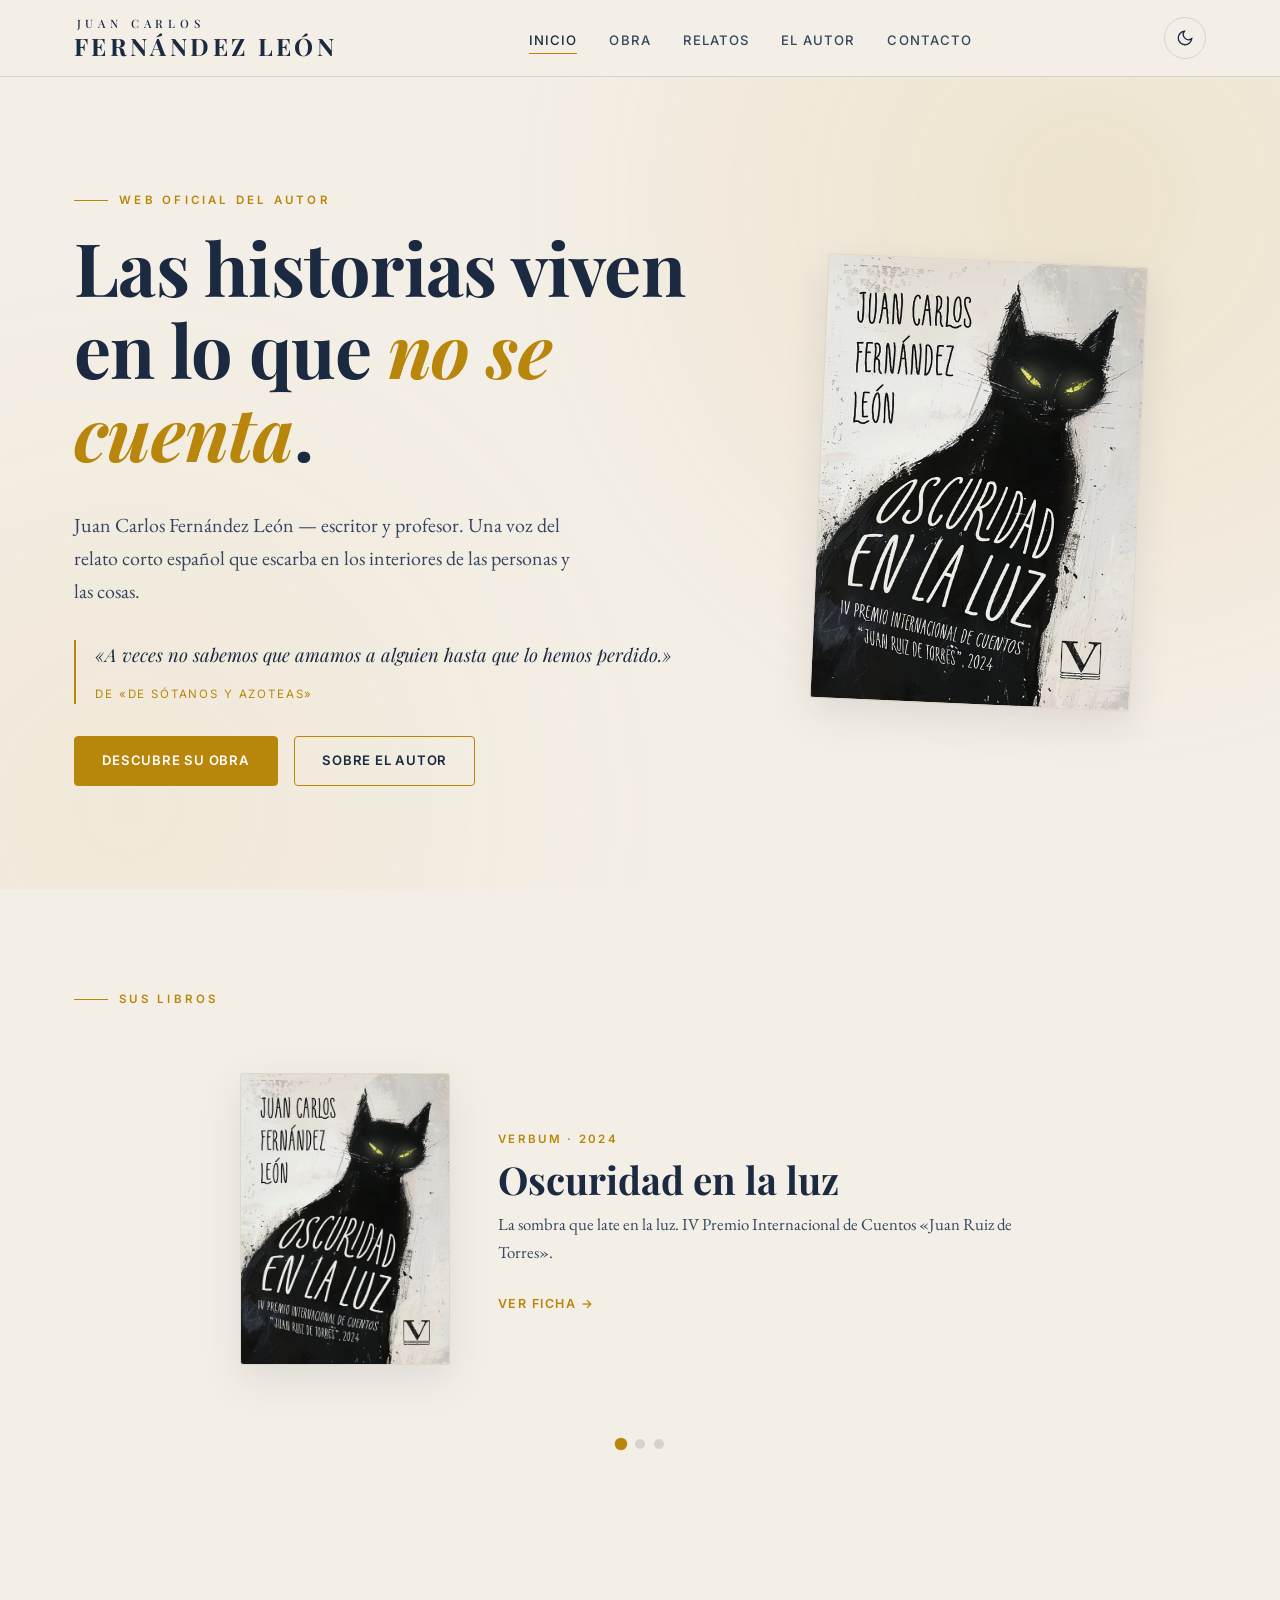
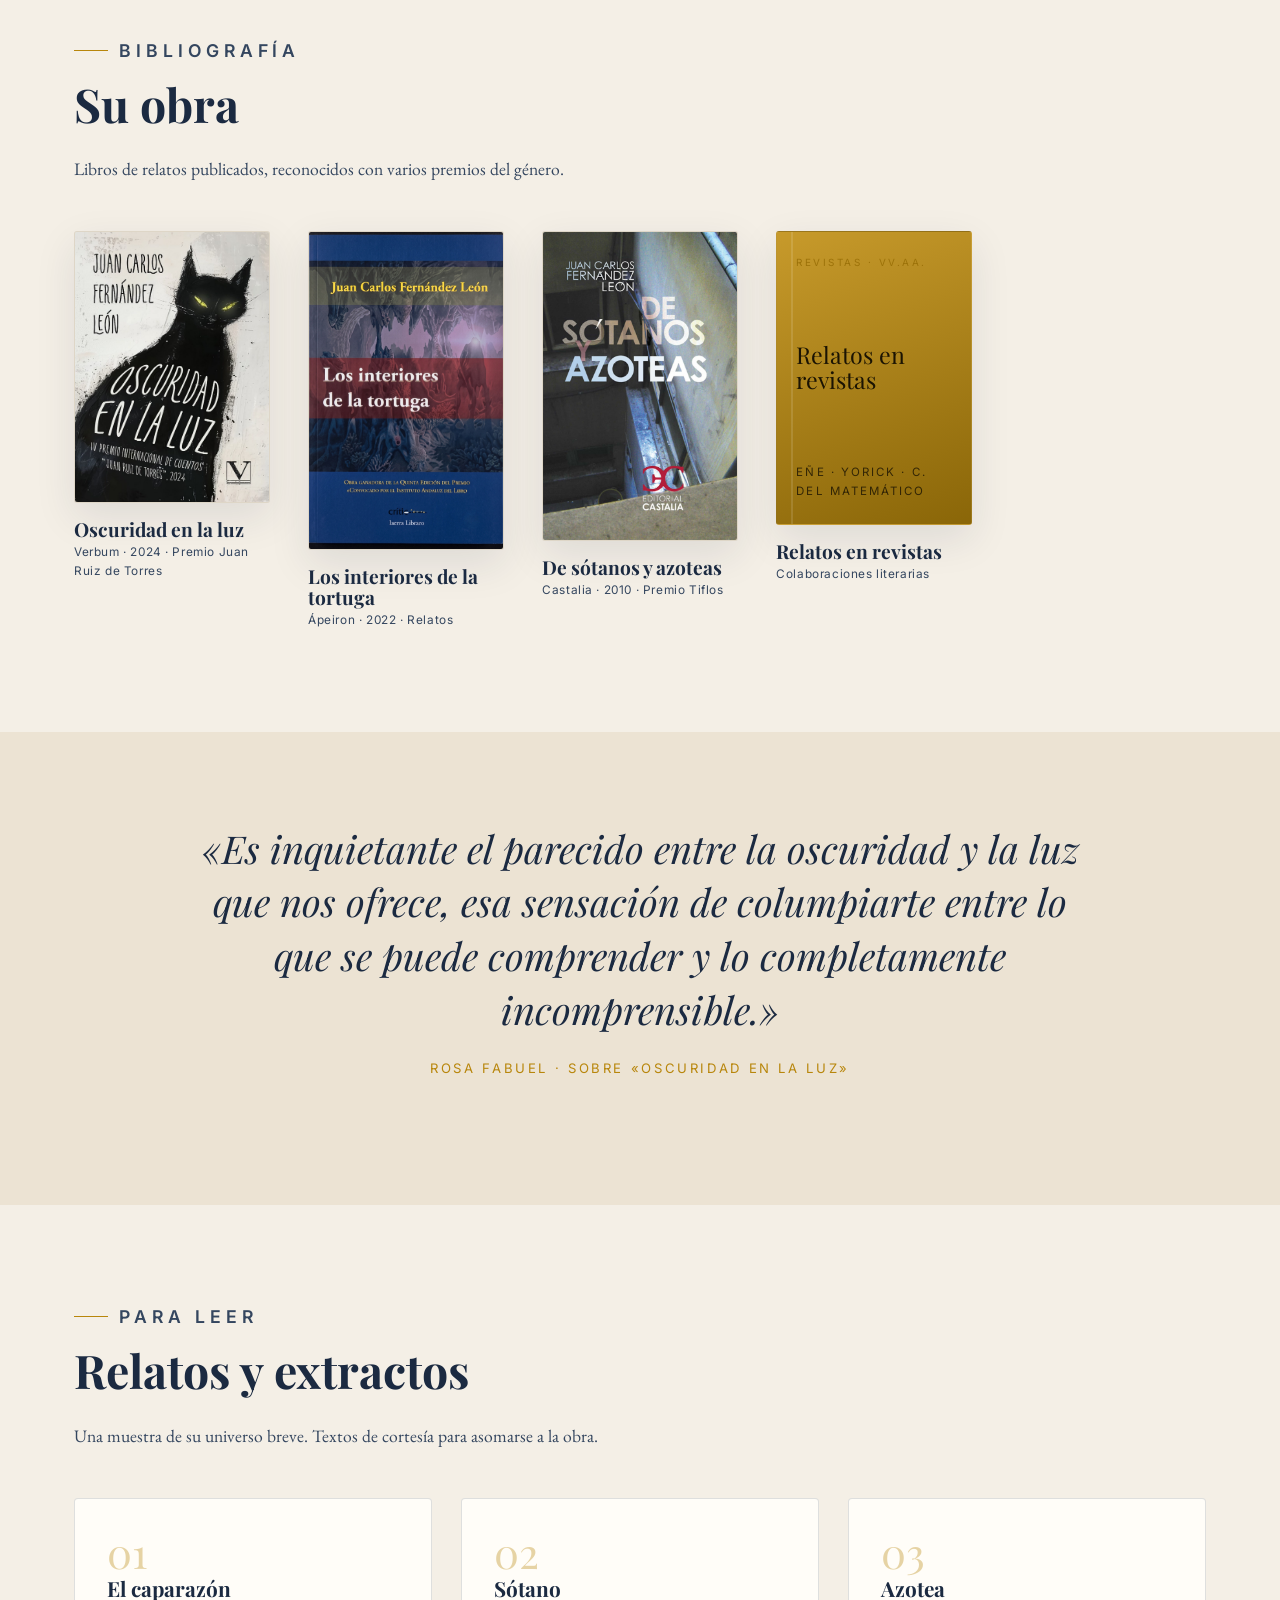
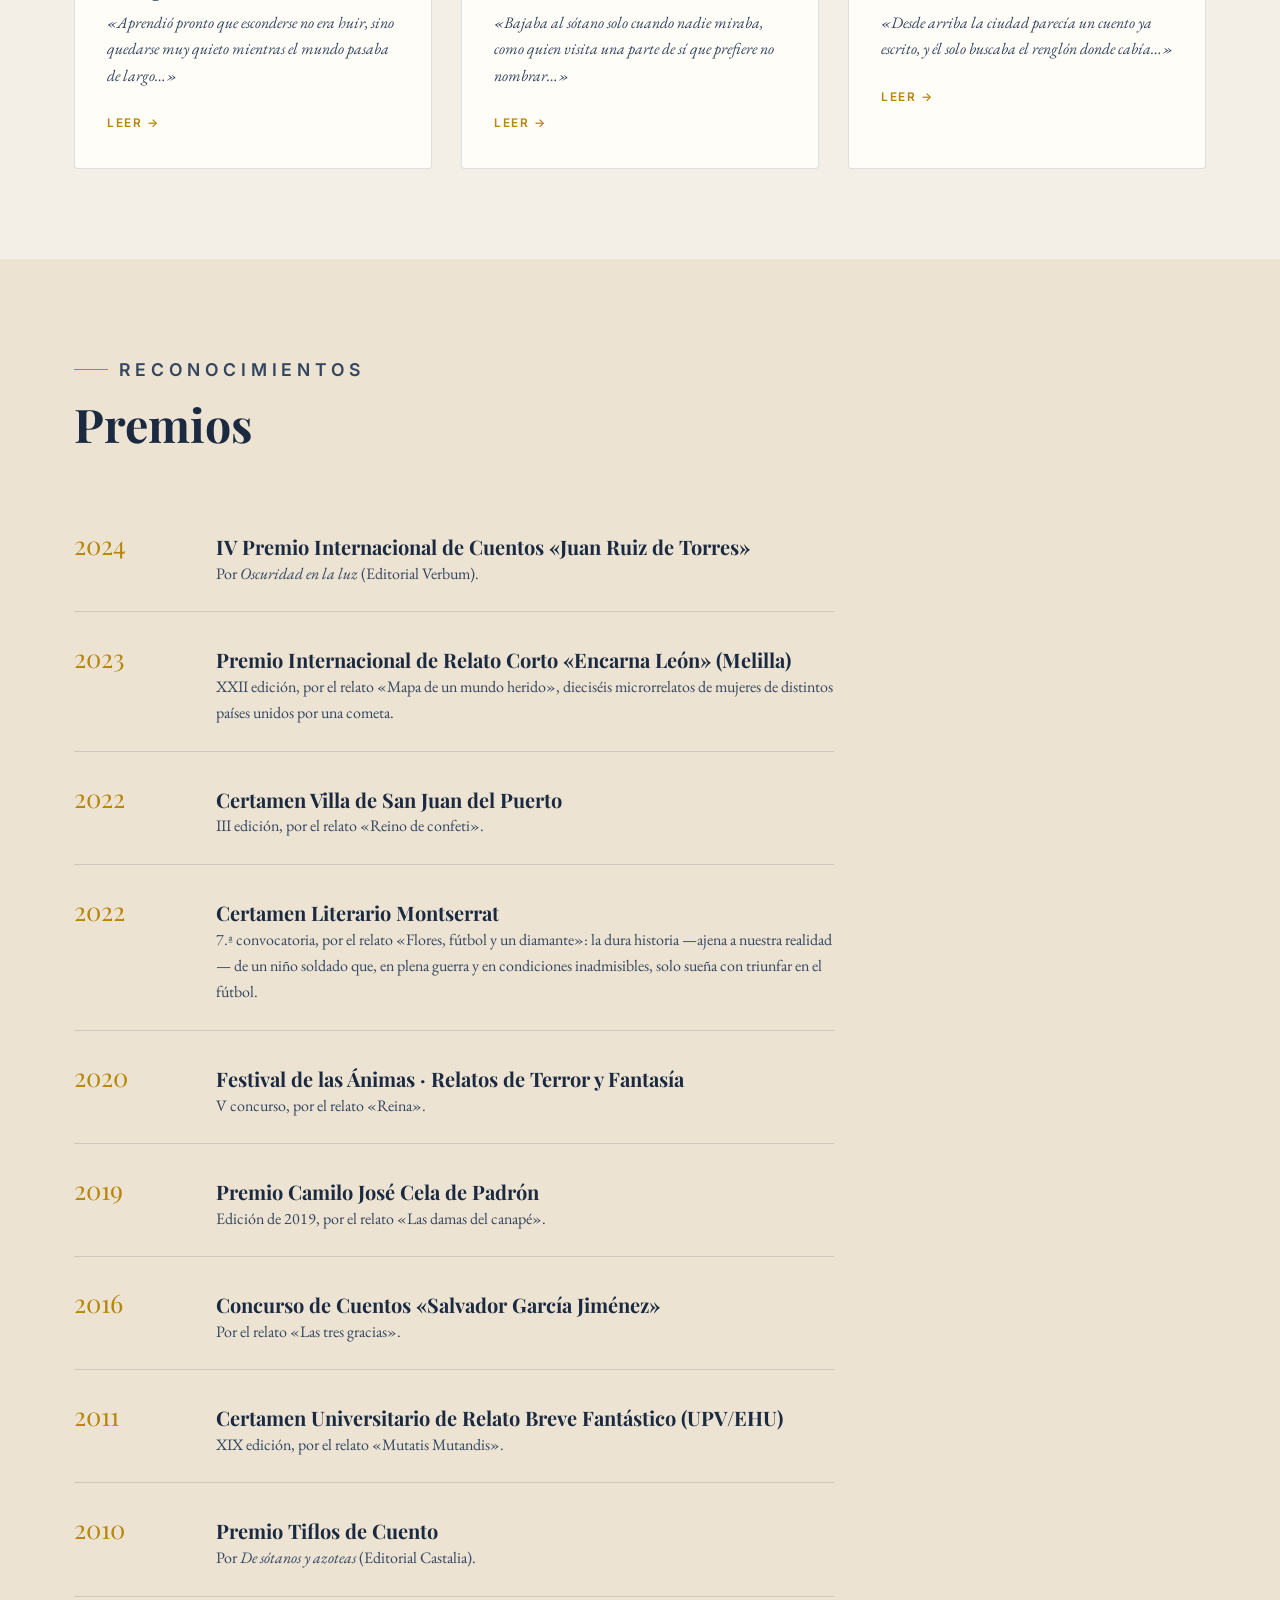
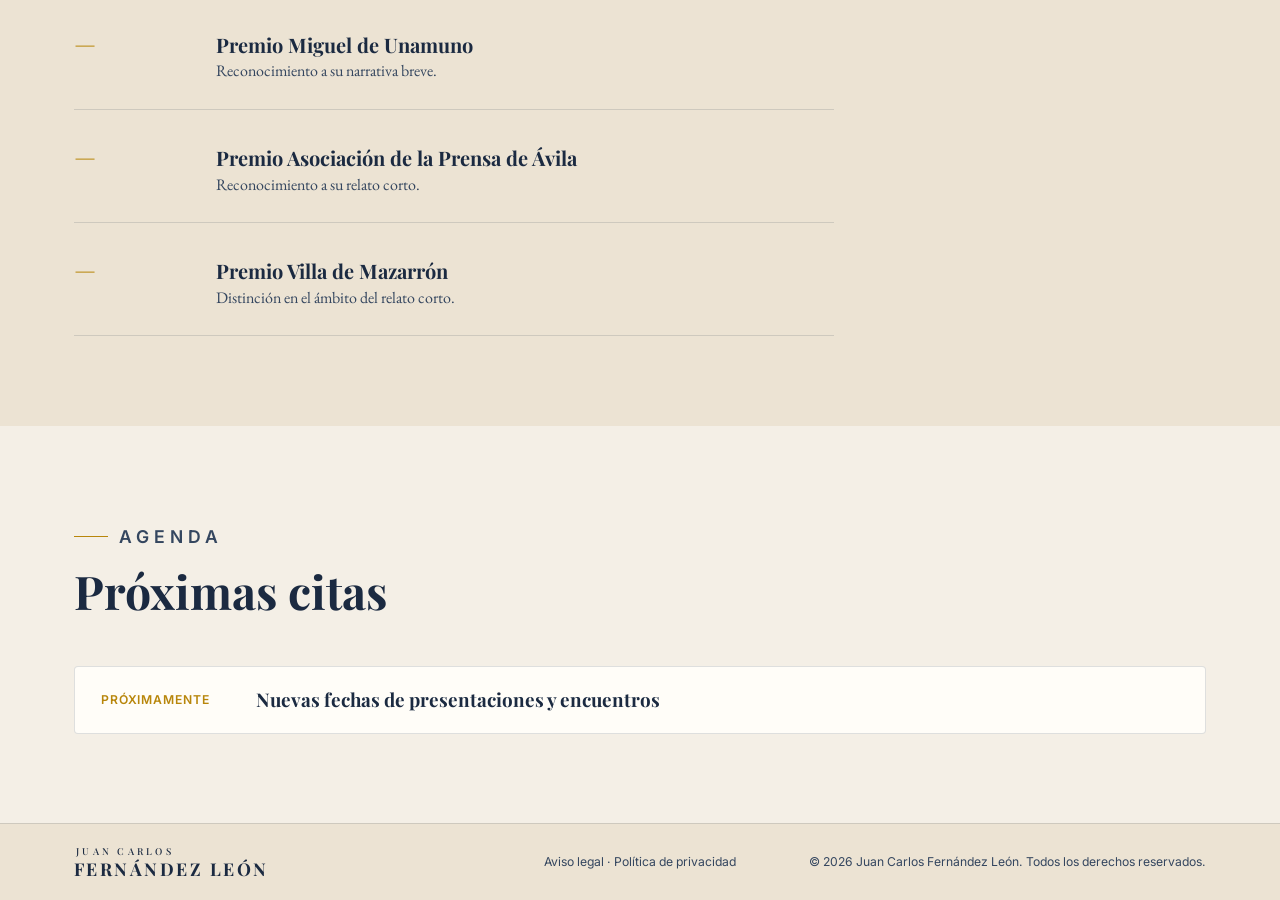
<file: index.html>
<!DOCTYPE html>
<html lang="es" data-theme="light">
<head>
  <meta charset="UTF-8" />
  <meta name="viewport" content="width=device-width, initial-scale=1.0" />
  <script>(function(){try{var t=localStorage.getItem('jcfl-theme');if(t)document.documentElement.setAttribute('data-theme',t);}catch(e){}document.documentElement.classList.add('js');})();</script>
  <title>Juan Carlos Fernández León — Escritor</title>
  <meta name="description" content="Web oficial de Juan Carlos Fernández León, escritor español de relato corto. Obra, relatos, premios y novedades." />
  <link rel="icon" type="image/svg+xml" href="assets/img/favicon.svg" />
  <!-- Open Graph / redes (al publicar, sustituye el dominio por el real) -->
  <meta property="og:type" content="website" />
  <meta property="og:locale" content="es_ES" />
  <meta property="og:site_name" content="Juan Carlos Fernández León" />
  <meta property="og:title" content="Juan Carlos Fernández León — Escritor" />
  <meta property="og:description" content="Web oficial del escritor español de relato corto. Obra, relatos, premios y novedades." />
  <meta property="og:url" content="https://www.juancarlosfernandezleon.es/" />
  <meta property="og:image" content="https://www.juancarlosfernandezleon.es/assets/img/oscuridad.jpg" />
  <meta name="twitter:card" content="summary_large_image" />
  <meta name="twitter:title" content="Juan Carlos Fernández León — Escritor" />
  <meta name="twitter:description" content="Web oficial del escritor español de relato corto. Obra, relatos, premios y novedades." />
  <meta name="twitter:image" content="https://www.juancarlosfernandezleon.es/assets/img/oscuridad.jpg" />
  <link rel="preconnect" href="https://fonts.googleapis.com" />
  <link rel="preconnect" href="https://fonts.gstatic.com" crossorigin />
  <link href="https://fonts.googleapis.com/css2?family=Playfair+Display:ital,wght@0,500;0,700;1,500&family=EB+Garamond:ital@0;1&family=Inter:wght@400;500;600&display=swap" rel="stylesheet" />
  <link rel="stylesheet" href="assets/css/style.css" />
</head>
<body>

  <!-- ============ HEADER ============ -->
  <header class="site-header">
    <div class="container nav">
      <a class="brand" href="index.html" aria-label="Inicio">
        <span class="wordmark">
          <span class="wm-top">Juan Carlos</span>
          <span class="wm-main">Fernández León</span>
        </span>
      </a>

      <ul class="nav-links">
        <li><a href="index.html" class="active">Inicio</a></li>
        <li><a href="obra.html">Obra</a></li>
        <li><a href="relatos.html">Relatos</a></li>
        <li><a href="autor.html">El autor</a></li>
        <li><a href="contacto.html">Contacto</a></li>
      </ul>

      <div class="nav-tools">
        <button class="icon-btn" data-theme-toggle aria-label="Cambiar tema claro/oscuro" title="Cambiar tema">
          <svg viewBox="0 0 24 24" fill="none" stroke="currentColor" stroke-width="1.8"><path d="M21 12.8A9 9 0 1 1 11.2 3a7 7 0 0 0 9.8 9.8z"/></svg>
        </button>
        <button class="icon-btn nav-toggle" aria-label="Abrir menú" aria-expanded="false">
          <svg viewBox="0 0 24 24" fill="none" stroke="currentColor" stroke-width="1.8"><path d="M3 6h18M3 12h18M3 18h18"/></svg>
        </button>
      </div>
    </div>
  </header>

  <main>
    <!-- ============ HERO ============ -->
    <section class="hero">
      <div class="container">
        <div class="reveal">
          <p class="eyebrow">Web oficial del autor</p>
          <h1>Las historias viven en lo que <em>no se cuenta</em>.</h1>
          <p class="hero-lead">Juan Carlos Fernández León — escritor y profesor. Una voz del relato corto español que escarba en los interiores de las personas y las cosas.</p>
          <blockquote class="hero-quote">«A veces no sabemos que amamos a alguien hasta que lo hemos perdido.»
            <cite style="display:block; font-family:var(--ui); font-style:normal; font-size:.72rem; letter-spacing:.16em; text-transform:uppercase; color:var(--accent); margin-top:.9rem;">De «De sótanos y azoteas»</cite>
          </blockquote>
          <div class="hero-cta">
            <a href="libro-oscuridad.html" class="btn btn-primary">Descubre su obra</a>
            <a href="autor.html" class="btn btn-ghost">Sobre el autor</a>
          </div>
        </div>

        <div class="hero-book-wrap reveal">
          <div class="cover">
            <img src="assets/img/oscuridad.jpg" alt="Portada de «Oscuridad en la luz», de Juan Carlos Fernández León (Verbum, 2024)" width="1000" height="1393" />
          </div>
        </div>
      </div>
    </section>

    <!-- ============ CARRUSEL DE LIBROS ============ -->
    <section class="block">
      <div class="container">
        <p class="eyebrow" style="justify-content:center;">Sus libros</p>
        <div class="carousel" data-carousel>
          <div class="carousel-viewport">
            <div class="carousel-track" data-track>
              <a class="carousel-slide" href="libro-oscuridad.html">
                <span class="cover"><img src="assets/img/oscuridad.jpg" alt="Portada de «Oscuridad en la luz»" width="1000" height="1393" /></span>
                <div>
                  <span class="c-year">Verbum · 2024</span>
                  <h3>Oscuridad en la luz</h3>
                  <p>La sombra que late en la luz. IV Premio Internacional de Cuentos «Juan Ruiz de Torres».</p>
                  <span class="c-link">Ver ficha →</span>
                </div>
              </a>
              <a class="carousel-slide" href="libro-tortuga.html">
                <span class="cover"><img src="assets/img/tortuga.jpg" alt="Portada de «Los interiores de la tortuga»" width="1200" height="1961" /></span>
                <div>
                  <span class="c-year">Ápeiron · 2022</span>
                  <h3>Los interiores de la tortuga</h3>
                  <p>Ocho relatos sobre lo que escondemos bajo el caparazón.</p>
                  <span class="c-link">Ver ficha →</span>
                </div>
              </a>
              <a class="carousel-slide" href="libro-sotanos.html">
                <span class="cover"><img src="assets/img/sotanos.jpg" alt="Portada de «De sótanos y azoteas»" width="1200" height="1909" /></span>
                <div>
                  <span class="c-year">Castalia · 2010</span>
                  <h3>De sótanos y azoteas</h3>
                  <p>El debut premiado: entre lo subterráneo y lo elevado.</p>
                  <span class="c-link">Ver ficha →</span>
                </div>
              </a>
            </div>
          </div>
          <div class="carousel-dots" data-dots></div>
        </div>
      </div>
    </section>

    <!-- ============ OBRA ============ -->
    <section class="block">
      <div class="container">
        <div class="section-head reveal">
          <p class="eyebrow">Bibliografía</p>
          <h2>Su obra</h2>
          <p>Libros de relatos publicados, reconocidos con varios premios del género.</p>
        </div>
        <div class="works-grid">
          <article class="work-card reveal">
            <a class="cover" href="libro-oscuridad.html">
              <img src="assets/img/oscuridad.jpg" alt="Portada de «Oscuridad en la luz» (Verbum, 2024)" width="1000" height="1393" />
            </a>
            <h4>Oscuridad en la luz</h4>
            <p class="meta">Verbum · 2024 · Premio Juan Ruiz de Torres</p>
          </article>
          <article class="work-card reveal">
            <a class="cover" href="libro-tortuga.html">
              <img src="assets/img/tortuga.jpg" alt="Portada de «Los interiores de la tortuga» (Ápeiron, 2022)" width="1200" height="1961" />
            </a>
            <h4>Los interiores de la tortuga</h4>
            <p class="meta">Ápeiron · 2022 · Relatos</p>
          </article>
          <article class="work-card reveal">
            <a class="cover" href="libro-sotanos.html">
              <img src="assets/img/sotanos.jpg" alt="Portada de «De sótanos y azoteas» (Castalia, 2010)" width="1200" height="1909" />
            </a>
            <h4>De sótanos y azoteas</h4>
            <p class="meta">Castalia · 2010 · Premio Tiflos</p>
          </article>
          <article class="work-card reveal">
            <a class="book is-gold" href="revistas.html" style="text-decoration:none;">
              <span class="book-top">Revistas · VV.AA.</span>
              <span class="book-title">Relatos en revistas</span>
              <span class="book-author">Eñe · Yorick · C. del Matemático</span>
            </a>
            <h4><a href="revistas.html" style="color:inherit; text-decoration:none;">Relatos en revistas</a></h4>
            <p class="meta">Colaboraciones literarias</p>
          </article>
        </div>
      </div>
    </section>

    <!-- ============ CITA ANCHA ============ -->
    <section class="block alt">
      <div class="container">
        <p class="pull reveal">«Es inquietante el parecido entre la oscuridad y la luz que nos ofrece, esa sensación de columpiarte entre lo que se puede comprender y lo completamente incomprensible.»
          <cite>Rosa Fabuel · sobre «Oscuridad en la luz»</cite>
        </p>
      </div>
    </section>

    <!-- ============ RELATOS / EXTRACTOS ============ -->
    <section class="block">
      <div class="container">
        <div class="section-head reveal">
          <p class="eyebrow">Para leer</p>
          <h2>Relatos y extractos</h2>
          <p>Una muestra de su universo breve. Textos de cortesía para asomarse a la obra.</p>
        </div>
        <div class="excerpt-grid">
          <article class="excerpt reveal">
            <div class="num">01</div>
            <h4>El caparazón</h4>
            <p>«Aprendió pronto que esconderse no era huir, sino quedarse muy quieto mientras el mundo pasaba de largo…»</p>
            <a href="relatos.html" class="read">Leer →</a>
          </article>
          <article class="excerpt reveal">
            <div class="num">02</div>
            <h4>Sótano</h4>
            <p>«Bajaba al sótano solo cuando nadie miraba, como quien visita una parte de sí que prefiere no nombrar…»</p>
            <a href="relatos.html" class="read">Leer →</a>
          </article>
          <article class="excerpt reveal">
            <div class="num">03</div>
            <h4>Azotea</h4>
            <p>«Desde arriba la ciudad parecía un cuento ya escrito, y él solo buscaba el renglón donde cabía…»</p>
            <a href="relatos.html" class="read">Leer →</a>
          </article>
        </div>
      </div>
    </section>

    <!-- ============ PREMIOS ============ -->
    <section class="block alt">
      <div class="container">
        <div class="section-head reveal">
          <p class="eyebrow">Reconocimientos</p>
          <h2>Premios</h2>
        </div>
        <div class="awards">
          <div class="award reveal">
            <span class="year">2024</span>
            <div><h4>IV Premio Internacional de Cuentos «Juan Ruiz de Torres»</h4><p>Por <em>Oscuridad en la luz</em> (Editorial Verbum).</p></div>
          </div>
          <div class="award reveal">
            <span class="year">2023</span>
            <div><h4>Premio Internacional de Relato Corto «Encarna León» (Melilla)</h4><p>XXII edición, por el relato «Mapa de un mundo herido», dieciséis microrrelatos de mujeres de distintos países unidos por una cometa.</p></div>
          </div>
          <div class="award reveal">
            <span class="year">2022</span>
            <div><h4>Certamen Villa de San Juan del Puerto</h4><p>III edición, por el relato «Reino de confeti».</p></div>
          </div>
          <div class="award reveal">
            <span class="year">2022</span>
            <div><h4>Certamen Literario Montserrat</h4><p>7.ª convocatoria, por el relato «Flores, fútbol y un diamante»: la dura historia —ajena a nuestra realidad— de un niño soldado que, en plena guerra y en condiciones inadmisibles, solo sueña con triunfar en el fútbol.</p></div>
          </div>
          <div class="award reveal">
            <span class="year">2020</span>
            <div><h4>Festival de las Ánimas · Relatos de Terror y Fantasía</h4><p>V concurso, por el relato «Reina».</p></div>
          </div>
          <div class="award reveal">
            <span class="year">2019</span>
            <div><h4>Premio Camilo José Cela de Padrón</h4><p>Edición de 2019, por el relato «Las damas del canapé».</p></div>
          </div>
          <div class="award reveal">
            <span class="year">2016</span>
            <div><h4>Concurso de Cuentos «Salvador García Jiménez»</h4><p>Por el relato «Las tres gracias».</p></div>
          </div>
          <div class="award reveal">
            <span class="year">2011</span>
            <div><h4>Certamen Universitario de Relato Breve Fantástico (UPV/EHU)</h4><p>XIX edición, por el relato «Mutatis Mutandis».</p></div>
          </div>
          <div class="award reveal">
            <span class="year">2010</span>
            <div><h4>Premio Tiflos de Cuento</h4><p>Por <em>De sótanos y azoteas</em> (Editorial Castalia).</p></div>
          </div>
          <div class="award reveal">
            <span class="year">—</span>
            <div><h4>Premio Miguel de Unamuno</h4><p>Reconocimiento a su narrativa breve.</p></div>
          </div>
          <div class="award reveal">
            <span class="year">—</span>
            <div><h4>Premio Asociación de la Prensa de Ávila</h4><p>Reconocimiento a su relato corto.</p></div>
          </div>
          <div class="award reveal">
            <span class="year">—</span>
            <div><h4>Premio Villa de Mazarrón</h4><p>Distinción en el ámbito del relato corto.</p></div>
          </div>
        </div>
      </div>
    </section>

    <!-- ============ AGENDA ============ -->
    <section class="block">
      <div class="container">
        <div class="section-head reveal">
          <p class="eyebrow">Agenda</p>
          <h2>Próximas citas</h2>
        </div>
        <div class="news-list">
          <article class="news-item reveal">
            <span class="date">Próximamente</span>
            <h4>Nuevas fechas de presentaciones y encuentros</h4>
            <span class="place"></span>
          </article>
        </div>
      </div>
    </section>
  </main>


  <!-- ============ FOOTER ============ -->
  <footer class="site-footer">
    <div class="container">
      <div class="footer-grid">
        <div class="footer-brand">
          <a class="brand" href="index.html"><span class="wordmark"><span class="wm-top">Juan Carlos</span><span class="wm-main">Fernández León</span></span></a>
        </div>
      </div>
      <div class="footer-bottom">
        <span>© <span data-year>2026</span> Juan Carlos Fernández León. Todos los derechos reservados.</span>
        <span><a href="aviso-legal.html">Aviso legal</a> · <a href="privacidad.html">Política de privacidad</a></span>
      </div>
    </div>
  </footer>

  <script src="assets/js/main.js"></script>
</body>
</html>
</file>
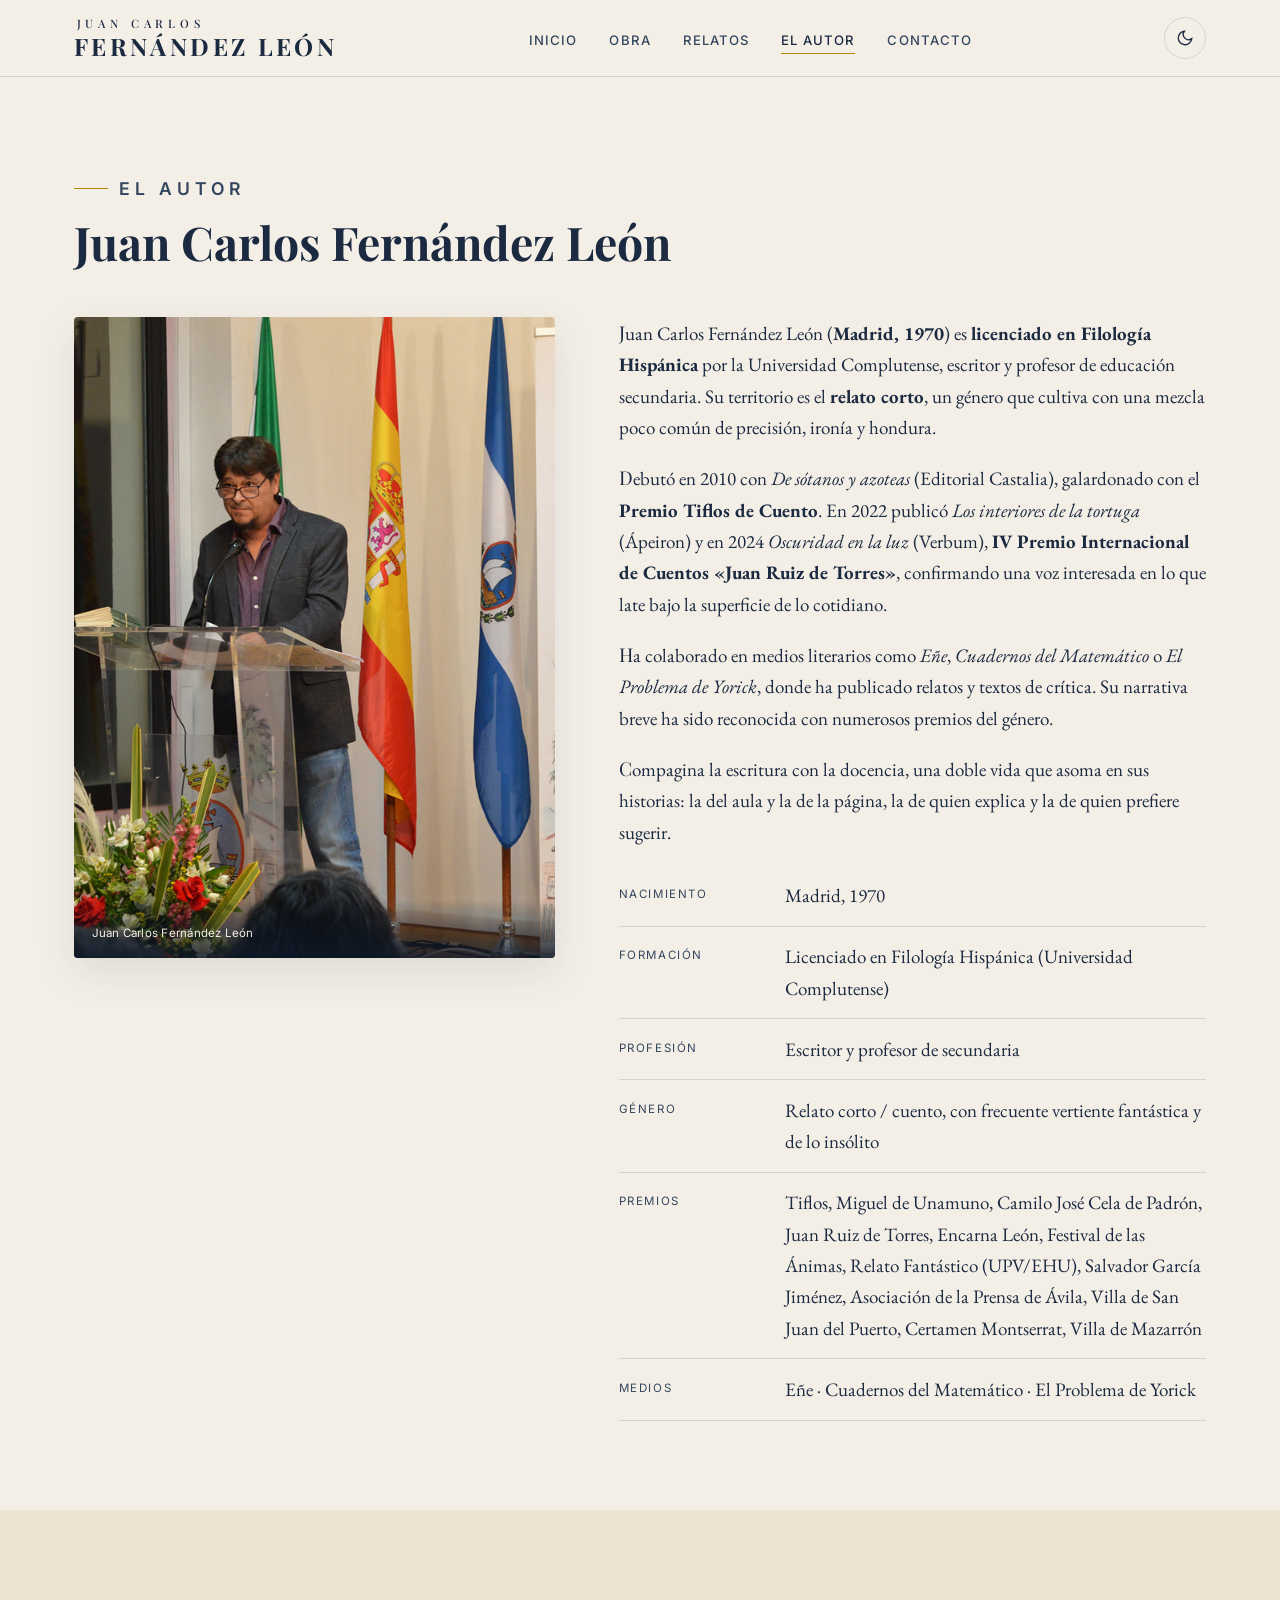
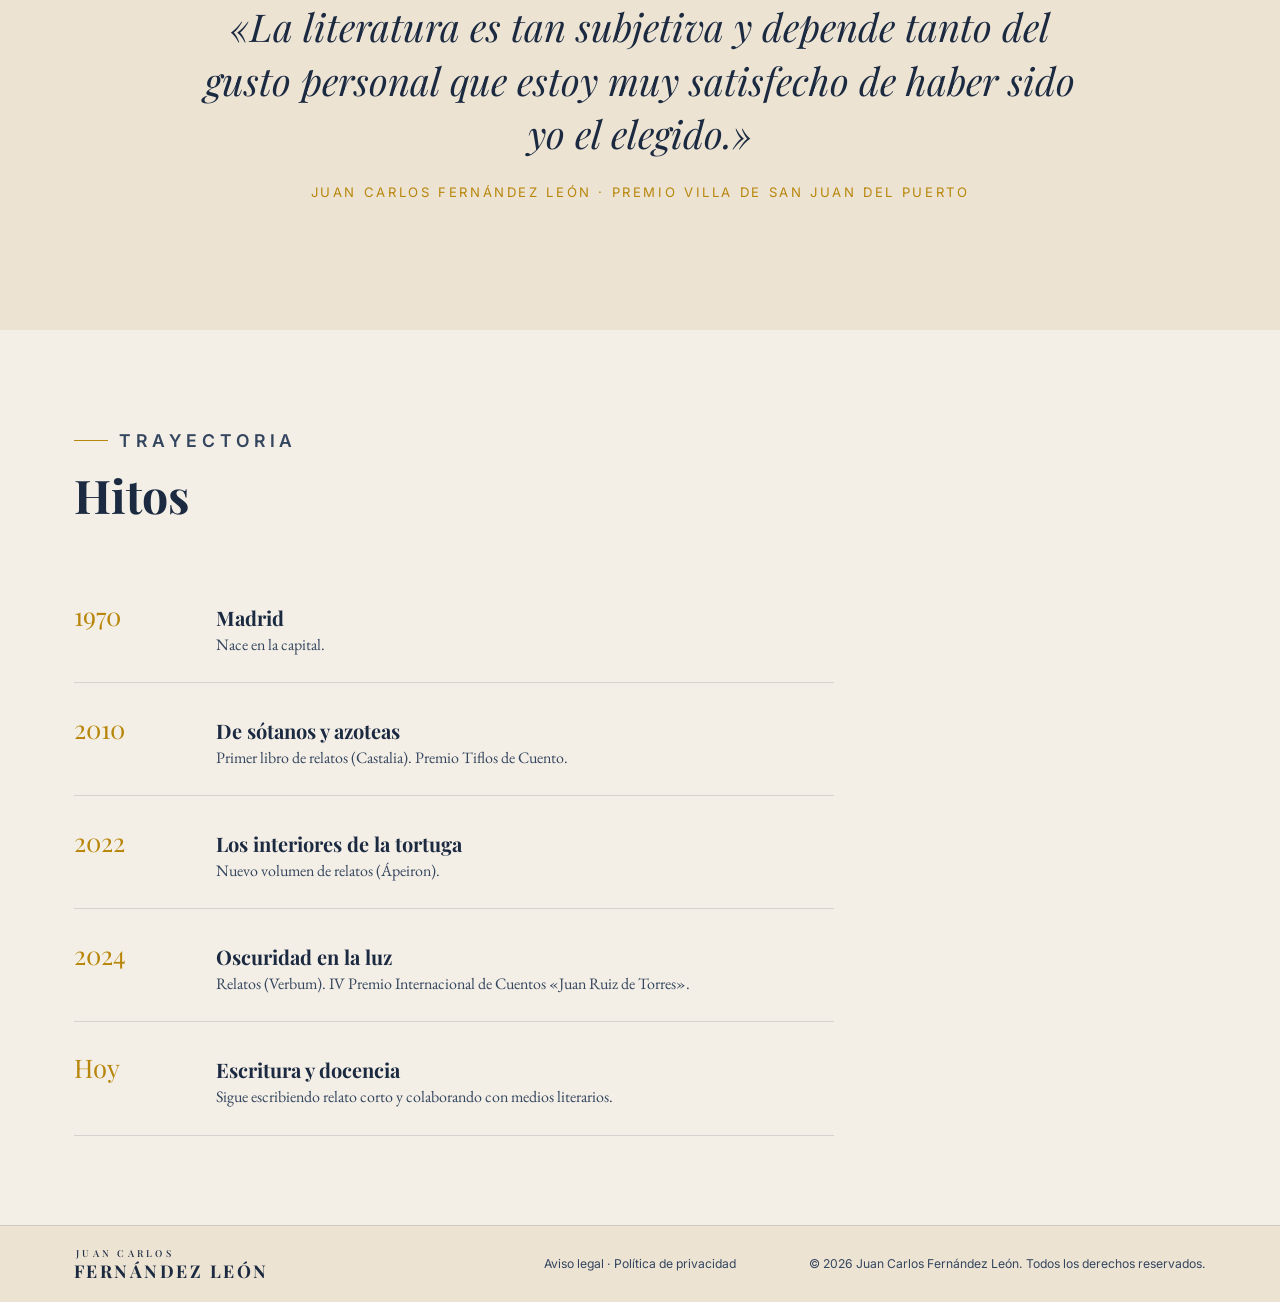
<file: autor.html>
<!DOCTYPE html>
<html lang="es" data-theme="light">
<head>
  <meta charset="UTF-8" />
  <meta name="viewport" content="width=device-width, initial-scale=1.0" />
  <script>(function(){try{var t=localStorage.getItem('jcfl-theme');if(t)document.documentElement.setAttribute('data-theme',t);}catch(e){}document.documentElement.classList.add('js');})();</script>
  <title>El autor — Juan Carlos Fernández León</title>
  <meta name="description" content="Biografía de Juan Carlos Fernández León, escritor y profesor español de relato corto." />
  <link rel="icon" type="image/svg+xml" href="assets/img/favicon.svg" />
  <!-- Open Graph / redes (al publicar, sustituye el dominio por el real) -->
  <meta property="og:type" content="profile" />
  <meta property="og:locale" content="es_ES" />
  <meta property="og:site_name" content="Juan Carlos Fernández León" />
  <meta property="og:title" content="El autor — Juan Carlos Fernández León" />
  <meta property="og:description" content="Biografía del escritor y profesor español de relato corto. Madrid, 1970." />
  <meta property="og:url" content="https://www.juancarlosfernandezleon.es/autor.html" />
  <meta property="og:image" content="https://www.juancarlosfernandezleon.es/assets/img/autor.jpg" />
  <meta name="twitter:card" content="summary_large_image" />
  <meta name="twitter:title" content="El autor — Juan Carlos Fernández León" />
  <meta name="twitter:description" content="Biografía del escritor y profesor español de relato corto. Madrid, 1970." />
  <meta name="twitter:image" content="https://www.juancarlosfernandezleon.es/assets/img/autor.jpg" />
  <link rel="preconnect" href="https://fonts.googleapis.com" />
  <link rel="preconnect" href="https://fonts.gstatic.com" crossorigin />
  <link href="https://fonts.googleapis.com/css2?family=Playfair+Display:ital,wght@0,500;0,700;1,500&family=EB+Garamond:ital@0;1&family=Inter:wght@400;500;600&display=swap" rel="stylesheet" />
  <link rel="stylesheet" href="assets/css/style.css" />
</head>
<body>
  <header class="site-header">
    <div class="container nav">
      <a class="brand" href="index.html" aria-label="Inicio">
        <span class="wordmark">
          <span class="wm-top">Juan Carlos</span>
          <span class="wm-main">Fernández León</span>
        </span>
      </a>
      <ul class="nav-links">
        <li><a href="index.html">Inicio</a></li>
        <li><a href="obra.html">Obra</a></li>
        <li><a href="relatos.html">Relatos</a></li>
        <li><a href="autor.html" class="active">El autor</a></li>
        <li><a href="contacto.html">Contacto</a></li>
      </ul>
      <div class="nav-tools">
        <button class="icon-btn" data-theme-toggle aria-label="Cambiar tema" title="Cambiar tema">
          <svg viewBox="0 0 24 24" fill="none" stroke="currentColor" stroke-width="1.8"><path d="M21 12.8A9 9 0 1 1 11.2 3a7 7 0 0 0 9.8 9.8z"/></svg>
        </button>
        <button class="icon-btn nav-toggle" aria-label="Abrir menú" aria-expanded="false">
          <svg viewBox="0 0 24 24" fill="none" stroke="currentColor" stroke-width="1.8"><path d="M3 6h18M3 12h18M3 18h18"/></svg>
        </button>
      </div>
    </div>
  </header>

  <main>
    <section class="block">
      <div class="container">
        <div class="section-head reveal">
          <p class="eyebrow">El autor</p>
          <h2>Juan Carlos Fernández León</h2>
        </div>

        <div class="bio">
          <figure class="portrait has-photo reveal" aria-label="Fotografía del autor">
            <img src="assets/img/autor.jpg" alt="Juan Carlos Fernández León durante un acto literario" width="1200" height="798" />
            <figcaption>Juan Carlos Fernández León</figcaption>
          </figure>
          <div class="bio-text reveal">
            <p>Juan Carlos Fernández León (<strong>Madrid, 1970</strong>) es <strong>licenciado en Filología Hispánica</strong> por la Universidad Complutense, escritor y profesor de educación secundaria. Su territorio es el <strong>relato corto</strong>, un género que cultiva con una mezcla poco común de precisión, ironía y hondura.</p>
            <p>Debutó en 2010 con <em>De sótanos y azoteas</em> (Editorial Castalia), galardonado con el <strong>Premio Tiflos de Cuento</strong>. En 2022 publicó <em>Los interiores de la tortuga</em> (Ápeiron) y en 2024 <em>Oscuridad en la luz</em> (Verbum), <strong>IV Premio Internacional de Cuentos «Juan Ruiz de Torres»</strong>, confirmando una voz interesada en lo que late bajo la superficie de lo cotidiano.</p>
            <p>Ha colaborado en medios literarios como <em>Eñe</em>, <em>Cuadernos del Matemático</em> o <em>El Problema de Yorick</em>, donde ha publicado relatos y textos de crítica. Su narrativa breve ha sido reconocida con numerosos premios del género.</p>
            <p>Compagina la escritura con la docencia, una doble vida que asoma en sus historias: la del aula y la de la página, la de quien explica y la de quien prefiere sugerir.</p>

            <ul class="facts">
              <li><span class="k">Nacimiento</span><span>Madrid, 1970</span></li>
              <li><span class="k">Formación</span><span>Licenciado en Filología Hispánica (Universidad Complutense)</span></li>
              <li><span class="k">Profesión</span><span>Escritor y profesor de secundaria</span></li>
              <li><span class="k">Género</span><span>Relato corto / cuento, con frecuente vertiente fantástica y de lo insólito</span></li>
              <li><span class="k">Premios</span><span>Tiflos, Miguel de Unamuno, Camilo José Cela de Padrón, Juan Ruiz de Torres, Encarna León, Festival de las Ánimas, Relato Fantástico (UPV/EHU), Salvador García Jiménez, Asociación de la Prensa de Ávila, Villa de San Juan del Puerto, Certamen Montserrat, Villa de Mazarrón</span></li>
              <li><span class="k">Medios</span><span>Eñe · Cuadernos del Matemático · El Problema de Yorick</span></li>
            </ul>
          </div>
        </div>
      </div>
    </section>

    <section class="block alt">
      <div class="container">
        <p class="pull reveal">«La literatura es tan subjetiva y depende tanto del gusto personal que estoy muy satisfecho de haber sido yo el elegido.»
          <cite>Juan Carlos Fernández León · Premio Villa de San Juan del Puerto</cite>
        </p>
      </div>
    </section>

    <section class="block">
      <div class="container">
        <div class="section-head reveal">
          <p class="eyebrow">Trayectoria</p>
          <h2>Hitos</h2>
        </div>
        <div class="awards">
          <div class="award reveal"><span class="year">1970</span><div><h4>Madrid</h4><p>Nace en la capital.</p></div></div>
          <div class="award reveal"><span class="year">2010</span><div><h4>De sótanos y azoteas</h4><p>Primer libro de relatos (Castalia). Premio Tiflos de Cuento.</p></div></div>
          <div class="award reveal"><span class="year">2022</span><div><h4>Los interiores de la tortuga</h4><p>Nuevo volumen de relatos (Ápeiron).</p></div></div>
          <div class="award reveal"><span class="year">2024</span><div><h4>Oscuridad en la luz</h4><p>Relatos (Verbum). IV Premio Internacional de Cuentos «Juan Ruiz de Torres».</p></div></div>
          <div class="award reveal"><span class="year">Hoy</span><div><h4>Escritura y docencia</h4><p>Sigue escribiendo relato corto y colaborando con medios literarios.</p></div></div>
        </div>
      </div>
    </section>
  </main>


  <footer class="site-footer">
    <div class="container">
      <div class="footer-grid">
        <div class="footer-brand">
          <a class="brand" href="index.html"><span class="wordmark"><span class="wm-top">Juan Carlos</span><span class="wm-main">Fernández León</span></span></a>
        </div>
              </div>
      <div class="footer-bottom"><span>© <span data-year>2026</span> Juan Carlos Fernández León. Todos los derechos reservados.</span><span><a href="aviso-legal.html">Aviso legal</a> · <a href="privacidad.html">Política de privacidad</a></span></div>
    </div>
  </footer>

  <script src="assets/js/main.js"></script>
</body>
</html>
</file>
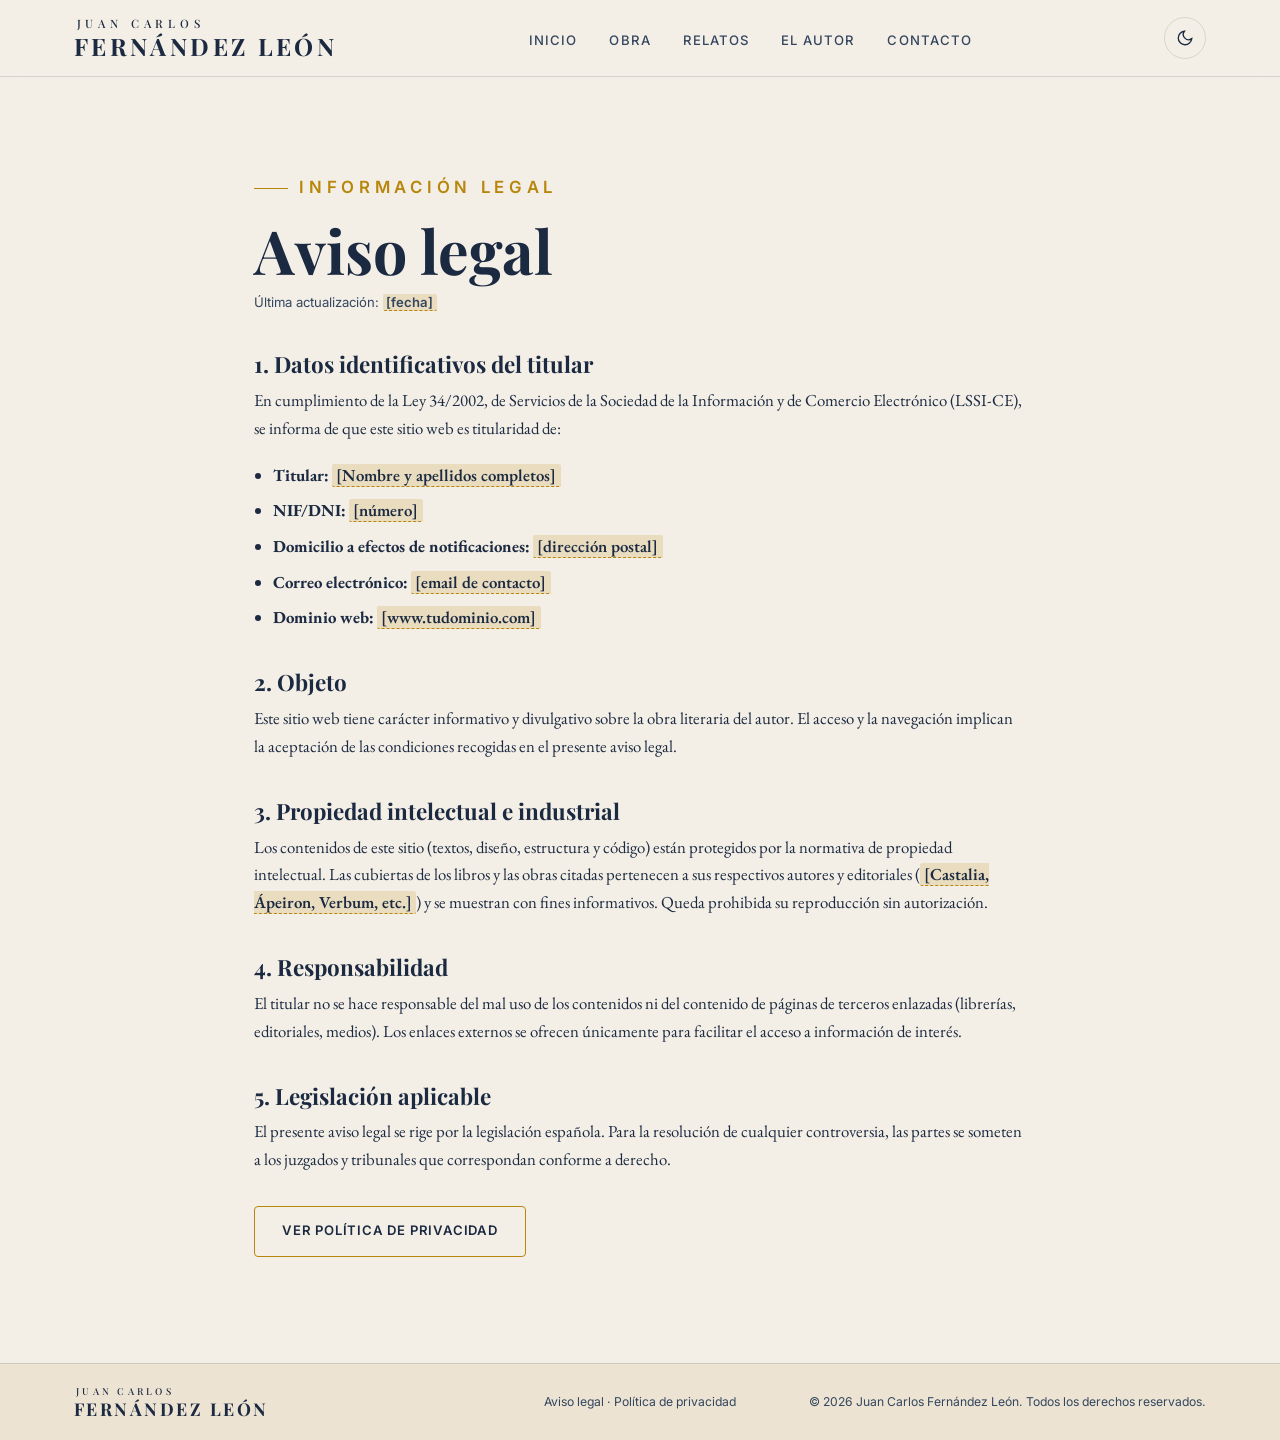
<file: aviso-legal.html>
<!DOCTYPE html>
<html lang="es" data-theme="light">
<head>
  <meta charset="UTF-8" />
  <meta name="viewport" content="width=device-width, initial-scale=1.0" />
  <script>(function(){try{var t=localStorage.getItem('jcfl-theme');if(t)document.documentElement.setAttribute('data-theme',t);}catch(e){}document.documentElement.classList.add('js');})();</script>
  <title>Aviso legal — Juan Carlos Fernández León</title>
  <meta name="description" content="Aviso legal del sitio web de Juan Carlos Fernández León." />
  <meta name="robots" content="noindex, follow" />
  <link rel="icon" type="image/svg+xml" href="assets/img/favicon.svg" />
  <link rel="preconnect" href="https://fonts.googleapis.com" />
  <link rel="preconnect" href="https://fonts.gstatic.com" crossorigin />
  <link href="https://fonts.googleapis.com/css2?family=Playfair+Display:ital,wght@0,500;0,700;1,500&family=EB+Garamond:ital@0;1&family=Inter:wght@400;500;600&display=swap" rel="stylesheet" />
  <link rel="stylesheet" href="assets/css/style.css" />
</head>
<body>
  <header class="site-header">
    <div class="container nav">
      <a class="brand" href="index.html" aria-label="Inicio">
        <span class="wordmark">
          <span class="wm-top">Juan Carlos</span>
          <span class="wm-main">Fernández León</span>
        </span>
      </a>
      <ul class="nav-links">
        <li><a href="index.html">Inicio</a></li>
        <li><a href="obra.html">Obra</a></li>
        <li><a href="relatos.html">Relatos</a></li>
        <li><a href="autor.html">El autor</a></li>
        <li><a href="contacto.html">Contacto</a></li>
      </ul>
      <div class="nav-tools">
        <button class="icon-btn" data-theme-toggle aria-label="Cambiar tema" title="Cambiar tema">
          <svg viewBox="0 0 24 24" fill="none" stroke="currentColor" stroke-width="1.8"><path d="M21 12.8A9 9 0 1 1 11.2 3a7 7 0 0 0 9.8 9.8z"/></svg>
        </button>
        <button class="icon-btn nav-toggle" aria-label="Abrir menú" aria-expanded="false">
          <svg viewBox="0 0 24 24" fill="none" stroke="currentColor" stroke-width="1.8"><path d="M3 6h18M3 12h18M3 18h18"/></svg>
        </button>
      </div>
    </div>
  </header>

  <main>
    <section class="block">
      <div class="container legal">
        <p class="eyebrow">Información legal</p>
        <h2 class="detail-title">Aviso legal</h2>
        <p class="updated">Última actualización: <span class="ph">[fecha]</span></p>

        <h3>1. Datos identificativos del titular</h3>
        <p>En cumplimiento de la Ley 34/2002, de Servicios de la Sociedad de la Información y de Comercio Electrónico (LSSI-CE), se informa de que este sitio web es titularidad de:</p>
        <ul>
          <li><strong>Titular:</strong> <span class="ph">[Nombre y apellidos completos]</span></li>
          <li><strong>NIF/DNI:</strong> <span class="ph">[número]</span></li>
          <li><strong>Domicilio a efectos de notificaciones:</strong> <span class="ph">[dirección postal]</span></li>
          <li><strong>Correo electrónico:</strong> <span class="ph">[email de contacto]</span></li>
          <li><strong>Dominio web:</strong> <span class="ph">[www.tudominio.com]</span></li>
        </ul>

        <h3>2. Objeto</h3>
        <p>Este sitio web tiene carácter informativo y divulgativo sobre la obra literaria del autor. El acceso y la navegación implican la aceptación de las condiciones recogidas en el presente aviso legal.</p>

        <h3>3. Propiedad intelectual e industrial</h3>
        <p>Los contenidos de este sitio (textos, diseño, estructura y código) están protegidos por la normativa de propiedad intelectual. Las cubiertas de los libros y las obras citadas pertenecen a sus respectivos autores y editoriales (<span class="ph">[Castalia, Ápeiron, Verbum, etc.]</span>) y se muestran con fines informativos. Queda prohibida su reproducción sin autorización.</p>

        <h3>4. Responsabilidad</h3>
        <p>El titular no se hace responsable del mal uso de los contenidos ni del contenido de páginas de terceros enlazadas (librerías, editoriales, medios). Los enlaces externos se ofrecen únicamente para facilitar el acceso a información de interés.</p>

        <h3>5. Legislación aplicable</h3>
        <p>El presente aviso legal se rige por la legislación española. Para la resolución de cualquier controversia, las partes se someten a los juzgados y tribunales que correspondan conforme a derecho.</p>

        <p style="margin-top:2rem;"><a href="privacidad.html" class="btn btn-ghost">Ver Política de privacidad</a></p>
      </div>
    </section>
  </main>

  <footer class="site-footer">
    <div class="container">
      <div class="footer-grid">
        <div class="footer-brand">
          <a class="brand" href="index.html"><span class="wordmark"><span class="wm-top">Juan Carlos</span><span class="wm-main">Fernández León</span></span></a>
        </div>
              </div>
      <div class="footer-bottom"><span>© <span data-year>2026</span> Juan Carlos Fernández León. Todos los derechos reservados.</span><span><a href="aviso-legal.html">Aviso legal</a> · <a href="privacidad.html">Política de privacidad</a></span></div>
    </div>
  </footer>

  <script src="assets/js/main.js"></script>
</body>
</html>
</file>
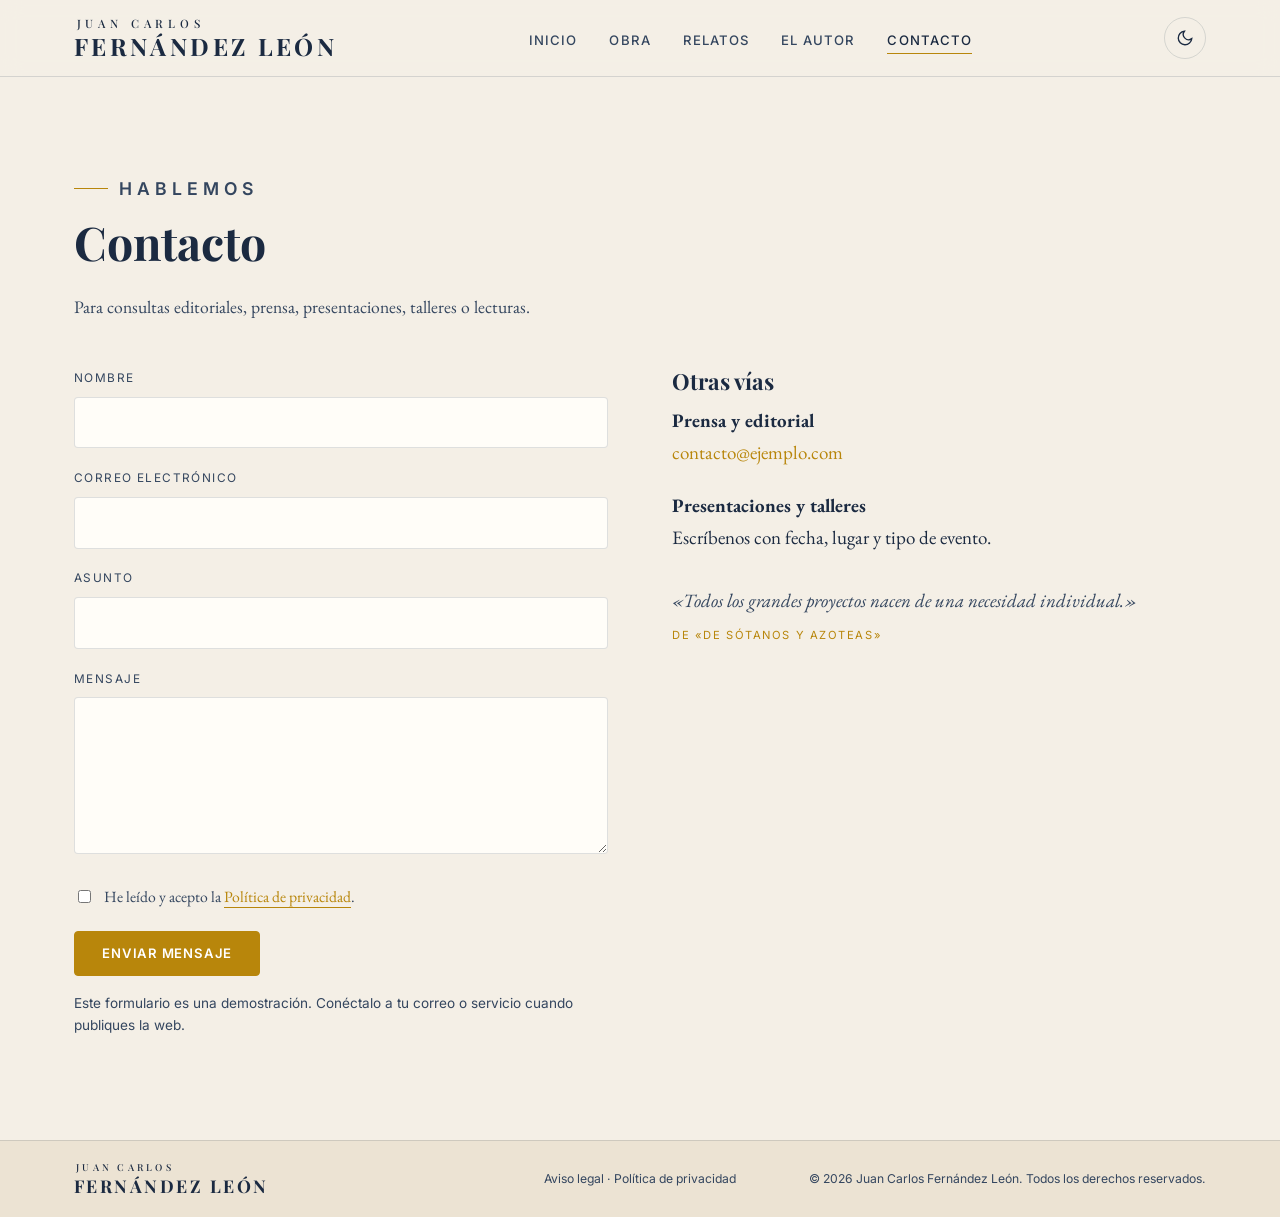
<file: contacto.html>
<!DOCTYPE html>
<html lang="es" data-theme="light">
<head>
  <meta charset="UTF-8" />
  <meta name="viewport" content="width=device-width, initial-scale=1.0" />
  <script>(function(){try{var t=localStorage.getItem('jcfl-theme');if(t)document.documentElement.setAttribute('data-theme',t);}catch(e){}document.documentElement.classList.add('js');})();</script>
  <title>Contacto — Juan Carlos Fernández León</title>
  <meta name="description" content="Contacto con Juan Carlos Fernández León: prensa, presentaciones y consultas editoriales." />
  <link rel="icon" type="image/svg+xml" href="assets/img/favicon.svg" />
  <!-- Open Graph / redes (al publicar, sustituye el dominio por el real) -->
  <meta property="og:type" content="website" />
  <meta property="og:locale" content="es_ES" />
  <meta property="og:site_name" content="Juan Carlos Fernández León" />
  <meta property="og:title" content="Contacto — Juan Carlos Fernández León" />
  <meta property="og:description" content="Consultas editoriales, prensa, presentaciones, talleres y lecturas." />
  <meta property="og:url" content="https://www.juancarlosfernandezleon.es/contacto.html" />
  <meta property="og:image" content="https://www.juancarlosfernandezleon.es/assets/img/autor.jpg" />
  <meta name="twitter:card" content="summary_large_image" />
  <meta name="twitter:title" content="Contacto — Juan Carlos Fernández León" />
  <meta name="twitter:description" content="Consultas editoriales, prensa, presentaciones, talleres y lecturas." />
  <meta name="twitter:image" content="https://www.juancarlosfernandezleon.es/assets/img/autor.jpg" />
  <link rel="preconnect" href="https://fonts.googleapis.com" />
  <link rel="preconnect" href="https://fonts.gstatic.com" crossorigin />
  <link href="https://fonts.googleapis.com/css2?family=Playfair+Display:ital,wght@0,500;0,700;1,500&family=EB+Garamond:ital@0;1&family=Inter:wght@400;500;600&display=swap" rel="stylesheet" />
  <link rel="stylesheet" href="assets/css/style.css" />
</head>
<body>
  <header class="site-header">
    <div class="container nav">
      <a class="brand" href="index.html" aria-label="Inicio">
        <span class="wordmark">
          <span class="wm-top">Juan Carlos</span>
          <span class="wm-main">Fernández León</span>
        </span>
      </a>
      <ul class="nav-links">
        <li><a href="index.html">Inicio</a></li>
        <li><a href="obra.html">Obra</a></li>
        <li><a href="relatos.html">Relatos</a></li>
        <li><a href="autor.html">El autor</a></li>
        <li><a href="contacto.html" class="active">Contacto</a></li>
      </ul>
      <div class="nav-tools">
        <button class="icon-btn" data-theme-toggle aria-label="Cambiar tema" title="Cambiar tema">
          <svg viewBox="0 0 24 24" fill="none" stroke="currentColor" stroke-width="1.8"><path d="M21 12.8A9 9 0 1 1 11.2 3a7 7 0 0 0 9.8 9.8z"/></svg>
        </button>
        <button class="icon-btn nav-toggle" aria-label="Abrir menú" aria-expanded="false">
          <svg viewBox="0 0 24 24" fill="none" stroke="currentColor" stroke-width="1.8"><path d="M3 6h18M3 12h18M3 18h18"/></svg>
        </button>
      </div>
    </div>
  </header>

  <main>
    <section class="block">
      <div class="container">
        <div class="section-head reveal">
          <p class="eyebrow">Hablemos</p>
          <h2>Contacto</h2>
          <p>Para consultas editoriales, prensa, presentaciones, talleres o lecturas.</p>
        </div>

        <div class="contact-grid">
          <form class="reveal" data-demo>
            <div class="field">
              <label for="nombre">Nombre</label>
              <input id="nombre" type="text" required />
            </div>
            <div class="field">
              <label for="email">Correo electrónico</label>
              <input id="email" type="email" required />
            </div>
            <div class="field">
              <label for="asunto">Asunto</label>
              <input id="asunto" type="text" />
            </div>
            <div class="field">
              <label for="mensaje">Mensaje</label>
              <textarea id="mensaje" rows="6" required></textarea>
            </div>
            <div class="field" style="display:flex; align-items:flex-start; gap:.6rem;">
              <input id="acepto" type="checkbox" required style="width:auto; margin-top:.35rem; accent-color:var(--accent);" />
              <label for="acepto" style="text-transform:none; letter-spacing:0; font-family:var(--body); font-size:.98rem; color:var(--text-soft); margin:0;">He leído y acepto la <a href="privacidad.html" style="color:var(--accent); border-bottom:1px solid currentColor;">Política de privacidad</a>.</label>
            </div>
            <button type="submit" class="btn btn-primary">Enviar mensaje</button>
            <p class="note" data-demo-msg style="margin-top:1rem;color:var(--text-soft);font-family:var(--ui);font-size:.85rem;">Este formulario es una demostración. Conéctalo a tu correo o servicio cuando publiques la web.</p>
          </form>

          <div class="contact-info reveal">
            <h3>Otras vías</h3>
            <p><strong>Prensa y editorial</strong><br />
            <a href="mailto:contacto@ejemplo.com">contacto@ejemplo.com</a></p>
            <p><strong>Presentaciones y talleres</strong><br />
            Escríbenos con fecha, lugar y tipo de evento.</p>
            <p style="margin-top:2rem;color:var(--text-soft);font-style:italic;">«Todos los grandes proyectos nacen de una necesidad individual.»<span style="display:block;font-family:var(--ui);font-style:normal;font-size:.7rem;letter-spacing:.14em;text-transform:uppercase;color:var(--accent);margin-top:.6rem;">De «De sótanos y azoteas»</span></p>
          </div>
        </div>
      </div>
    </section>
  </main>

  <footer class="site-footer">
    <div class="container">
      <div class="footer-grid">
        <div class="footer-brand">
          <a class="brand" href="index.html"><span class="wordmark"><span class="wm-top">Juan Carlos</span><span class="wm-main">Fernández León</span></span></a>
        </div>
              </div>
      <div class="footer-bottom"><span>© <span data-year>2026</span> Juan Carlos Fernández León. Todos los derechos reservados.</span><span><a href="aviso-legal.html">Aviso legal</a> · <a href="privacidad.html">Política de privacidad</a></span></div>
    </div>
  </footer>

  <script src="assets/js/main.js"></script>
</body>
</html>
</file>
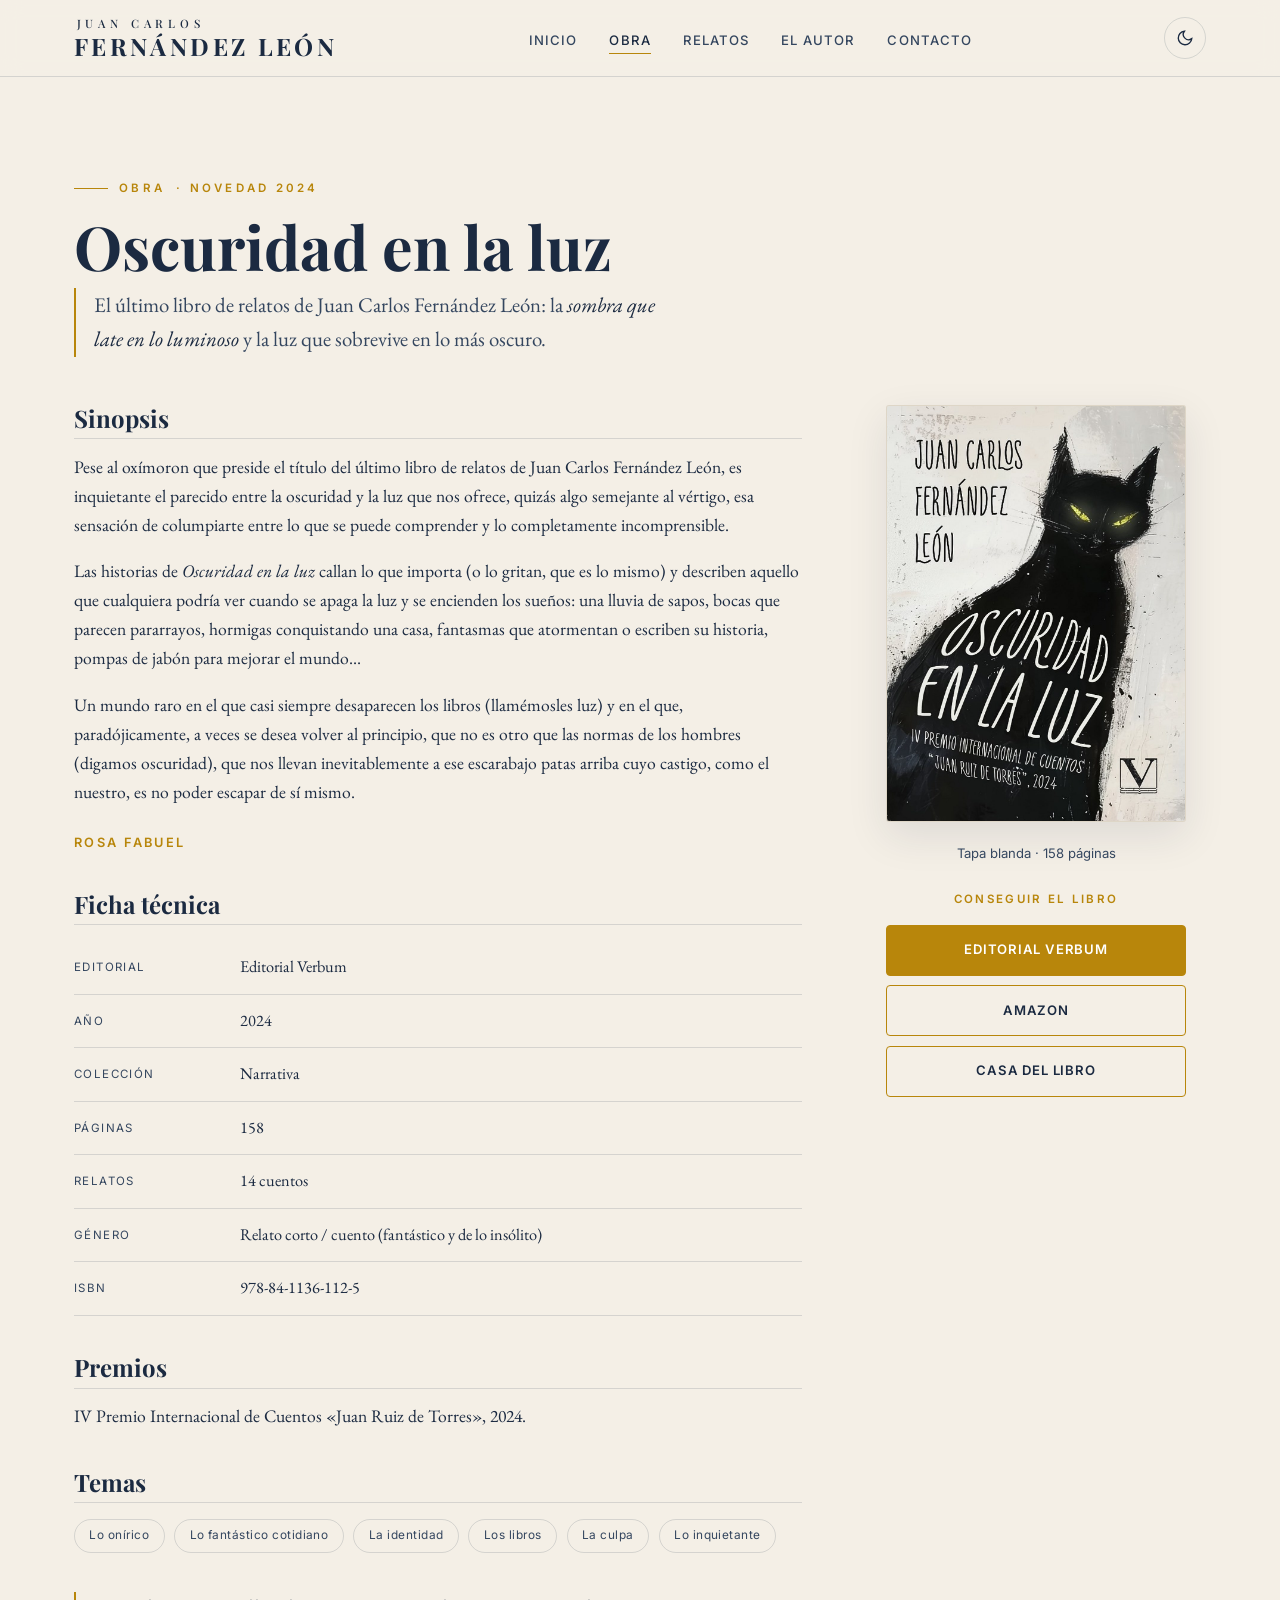
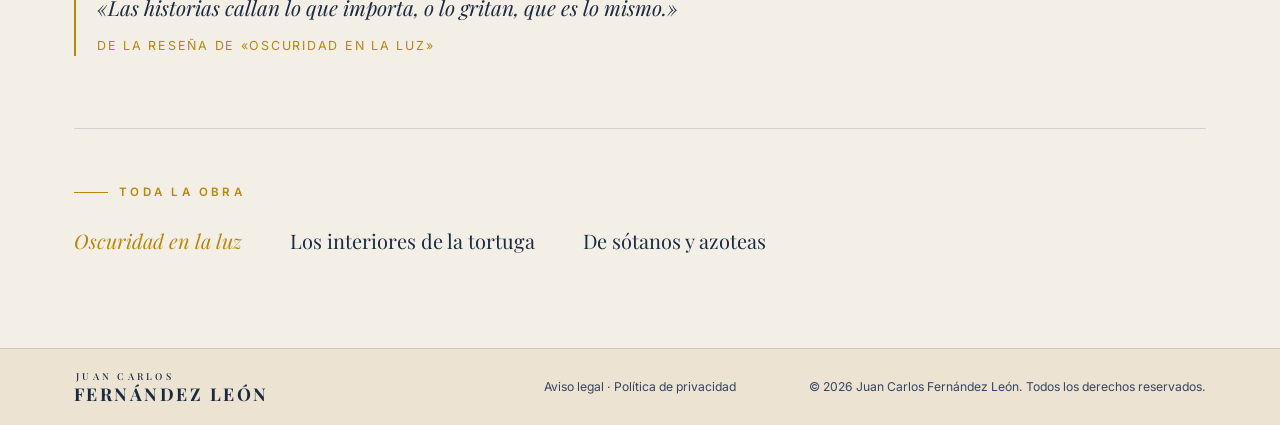
<file: libro-oscuridad.html>
<!DOCTYPE html>
<html lang="es" data-theme="light">
<head>
  <meta charset="UTF-8" />
  <meta name="viewport" content="width=device-width, initial-scale=1.0" />
  <script>(function(){try{var t=localStorage.getItem('jcfl-theme');if(t)document.documentElement.setAttribute('data-theme',t);}catch(e){}document.documentElement.classList.add('js');})();</script>
  <title>Oscuridad en la luz — Juan Carlos Fernández León</title>
  <meta name="description" content="Ficha de «Oscuridad en la luz» (Verbum, 2024), libro de relatos de Juan Carlos Fernández León. IV Premio Internacional de Cuentos «Juan Ruiz de Torres»." />
  <link rel="icon" type="image/svg+xml" href="assets/img/favicon.svg" />
  <!-- Open Graph / redes (al publicar, sustituye el dominio por el real) -->
  <meta property="og:type" content="book" />
  <meta property="og:locale" content="es_ES" />
  <meta property="og:site_name" content="Juan Carlos Fernández León" />
  <meta property="og:title" content="Oscuridad en la luz — Juan Carlos Fernández León" />
  <meta property="og:description" content="Libro de relatos (Verbum, 2024). IV Premio Internacional de Cuentos «Juan Ruiz de Torres»." />
  <meta property="og:url" content="https://www.juancarlosfernandezleon.es/libro-oscuridad.html" />
  <meta property="og:image" content="https://www.juancarlosfernandezleon.es/assets/img/oscuridad.jpg" />
  <meta name="twitter:card" content="summary_large_image" />
  <meta name="twitter:title" content="Oscuridad en la luz — Juan Carlos Fernández León" />
  <meta name="twitter:description" content="Libro de relatos (Verbum, 2024). IV Premio Internacional de Cuentos «Juan Ruiz de Torres»." />
  <meta name="twitter:image" content="https://www.juancarlosfernandezleon.es/assets/img/oscuridad.jpg" />
  <link rel="preconnect" href="https://fonts.googleapis.com" />
  <link rel="preconnect" href="https://fonts.gstatic.com" crossorigin />
  <link href="https://fonts.googleapis.com/css2?family=Playfair+Display:ital,wght@0,500;0,700;1,500&family=EB+Garamond:ital@0;1&family=Inter:wght@400;500;600&display=swap" rel="stylesheet" />
  <link rel="stylesheet" href="assets/css/style.css" />
</head>
<body>
  <header class="site-header">
    <div class="container nav">
      <a class="brand" href="index.html" aria-label="Inicio">
        <span class="wordmark">
          <span class="wm-top">Juan Carlos</span>
          <span class="wm-main">Fernández León</span>
        </span>
      </a>
      <ul class="nav-links">
        <li><a href="index.html">Inicio</a></li>
        <li><a href="obra.html" class="active">Obra</a></li>
        <li><a href="relatos.html">Relatos</a></li>
        <li><a href="autor.html">El autor</a></li>
        <li><a href="contacto.html">Contacto</a></li>
      </ul>
      <div class="nav-tools">
        <button class="icon-btn" data-theme-toggle aria-label="Cambiar tema" title="Cambiar tema">
          <svg viewBox="0 0 24 24" fill="none" stroke="currentColor" stroke-width="1.8"><path d="M21 12.8A9 9 0 1 1 11.2 3a7 7 0 0 0 9.8 9.8z"/></svg>
        </button>
        <button class="icon-btn nav-toggle" aria-label="Abrir menú" aria-expanded="false">
          <svg viewBox="0 0 24 24" fill="none" stroke="currentColor" stroke-width="1.8"><path d="M3 6h18M3 12h18M3 18h18"/></svg>
        </button>
      </div>
    </div>
  </header>

  <main>
    <section class="block">
      <div class="container">
        <p class="eyebrow"><a href="obra.html" style="color:inherit;">Obra</a> · Novedad 2024</p>
        <h1 class="detail-title">Oscuridad en la luz</h1>
        <p class="detail-lead">El último libro de relatos de Juan Carlos Fernández León: la <em>sombra que late en lo luminoso</em> y la luz que sobrevive en lo más oscuro.</p>

        <div class="detail-grid">
          <!-- Columna principal -->
          <div class="detail-main reveal">
            <h3>Sinopsis</h3>
            <p>Pese al oxímoron que preside el título del último libro de relatos de Juan Carlos Fernández León, es inquietante el parecido entre la oscuridad y la luz que nos ofrece, quizás algo semejante al vértigo, esa sensación de columpiarte entre lo que se puede comprender y lo completamente incomprensible.</p>
            <p>Las historias de <em>Oscuridad en la luz</em> callan lo que importa (o lo gritan, que es lo mismo) y describen aquello que cualquiera podría ver cuando se apaga la luz y se encienden los sueños: una lluvia de sapos, bocas que parecen pararrayos, hormigas conquistando una casa, fantasmas que atormentan o escriben su historia, pompas de jabón para mejorar el mundo…</p>
            <p>Un mundo raro en el que casi siempre desaparecen los libros (llamémosles luz) y en el que, paradójicamente, a veces se desea volver al principio, que no es otro que las normas de los hombres (digamos oscuridad), que nos llevan inevitablemente a ese escarabajo patas arriba cuyo castigo, como el nuestro, es no poder escapar de sí mismo.</p>
            <p style="font-family:var(--ui); text-transform:uppercase; letter-spacing:.18em; font-size:.8rem; font-weight:600; color:var(--accent); margin-top:1.6rem;">ROSA FABUEL</p>

            <h3>Ficha técnica</h3>
            <ul class="specs">
              <li><span class="k">Editorial</span><span>Editorial Verbum</span></li>
              <li><span class="k">Año</span><span>2024</span></li>
              <li><span class="k">Colección</span><span>Narrativa</span></li>
              <li><span class="k">Páginas</span><span>158</span></li>
              <li><span class="k">Relatos</span><span>14 cuentos</span></li>
              <li><span class="k">Género</span><span>Relato corto / cuento (fantástico y de lo insólito)</span></li>
              <li><span class="k">ISBN</span><span>978-84-1136-112-5</span></li>
            </ul>

            <h3>Premios</h3>
            <p>IV Premio Internacional de Cuentos «Juan Ruiz de Torres», 2024.</p>

            <h3>Temas</h3>
            <div class="tags">
              <span>Lo onírico</span><span>Lo fantástico cotidiano</span><span>La identidad</span>
              <span>Los libros</span><span>La culpa</span><span>Lo inquietante</span>
            </div>

            <blockquote class="detail-quote">«Las historias callan lo que importa, o lo gritan, que es lo mismo.»
              <cite>De la reseña de «Oscuridad en la luz»</cite>
            </blockquote>
          </div>

          <!-- Columna lateral -->
          <aside class="detail-aside">
            <div class="cover reveal">
              <img src="assets/img/oscuridad.jpg" alt="Portada de «Oscuridad en la luz» (Verbum, 2024)" width="1000" height="1393" />
            </div>
            <p class="detail-format">Tapa blanda · 158 páginas</p>
            <p class="buy-label">Conseguir el libro</p>
            <div class="buy-links">
              <a class="btn btn-primary" href="https://editorialverbum.es/libro/oscuridad-en-la-luz/" target="_blank" rel="noopener">Editorial Verbum</a>
              <a class="btn btn-ghost" href="https://www.amazon.es/Oscuridad-en-luz-1-Narrativa/dp/8411361128" target="_blank" rel="noopener">Amazon</a>
              <a class="btn btn-ghost" href="https://www.casadellibro.com/busqueda-general?busqueda=Oscuridad%20en%20la%20luz%20Fern%C3%A1ndez%20Le%C3%B3n" target="_blank" rel="noopener">Casa del Libro</a>
            </div>
          </aside>
        </div>

        <!-- Toda la obra -->
        <nav class="more-books">
          <p class="eyebrow">Toda la obra</p>
          <ul>
            <li><span class="current">Oscuridad en la luz</span></li>
            <li><a href="libro-tortuga.html">Los interiores de la tortuga</a></li>
            <li><a href="libro-sotanos.html">De sótanos y azoteas</a></li>
          </ul>
        </nav>
      </div>
    </section>
  </main>

  <footer class="site-footer">
    <div class="container">
      <div class="footer-grid">
        <div class="footer-brand">
          <a class="brand" href="index.html"><span class="wordmark"><span class="wm-top">Juan Carlos</span><span class="wm-main">Fernández León</span></span></a>
        </div>
              </div>
      <div class="footer-bottom"><span>© <span data-year>2026</span> Juan Carlos Fernández León. Todos los derechos reservados.</span><span><a href="aviso-legal.html">Aviso legal</a> · <a href="privacidad.html">Política de privacidad</a></span></div>
    </div>
  </footer>

  <script src="assets/js/main.js"></script>
</body>
</html>
</file>
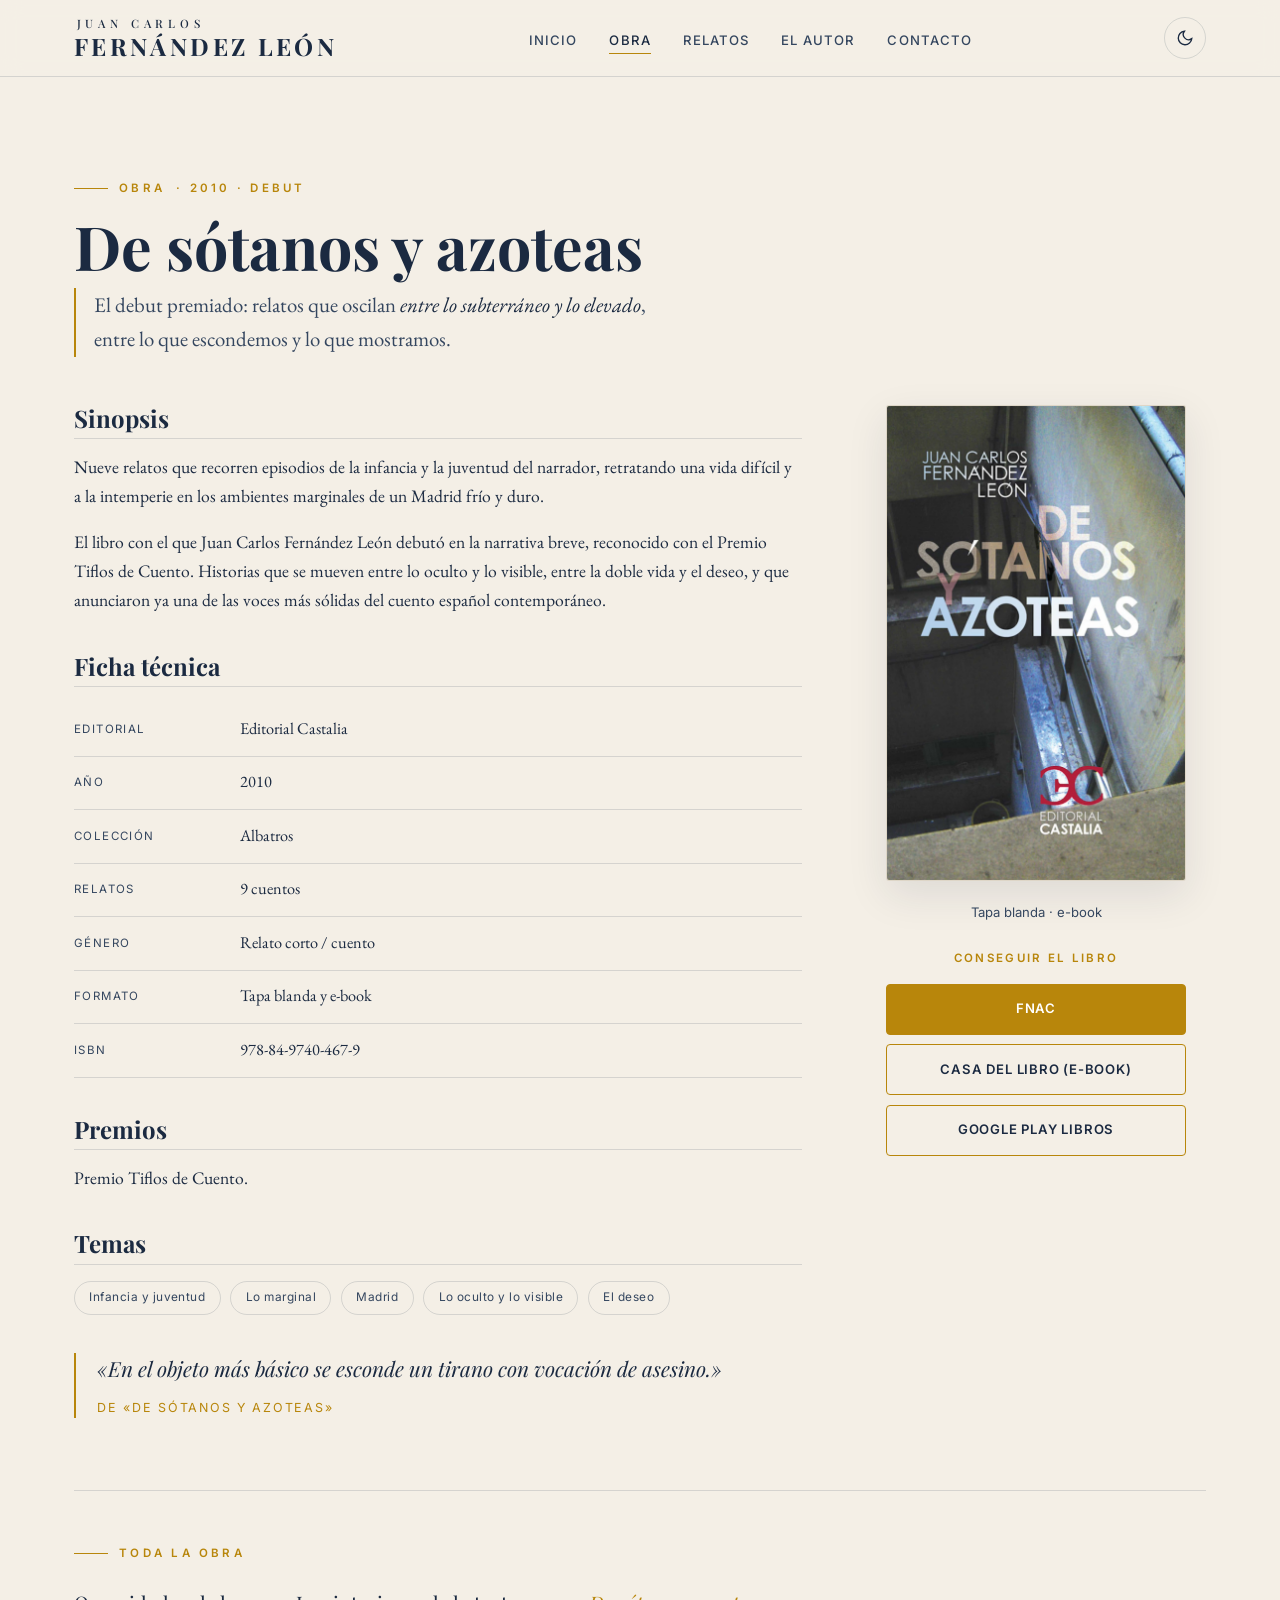
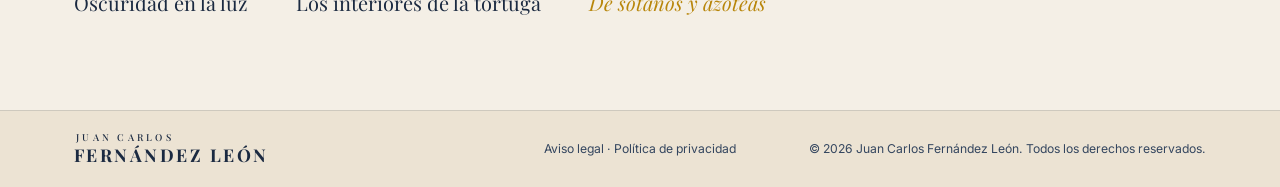
<file: libro-sotanos.html>
<!DOCTYPE html>
<html lang="es" data-theme="light">
<head>
  <meta charset="UTF-8" />
  <meta name="viewport" content="width=device-width, initial-scale=1.0" />
  <script>(function(){try{var t=localStorage.getItem('jcfl-theme');if(t)document.documentElement.setAttribute('data-theme',t);}catch(e){}document.documentElement.classList.add('js');})();</script>
  <title>De sótanos y azoteas — Juan Carlos Fernández León</title>
  <meta name="description" content="Ficha de «De sótanos y azoteas» (Castalia, 2010), libro de relatos de Juan Carlos Fernández León. Premio Tiflos de Cuento." />
  <link rel="icon" type="image/svg+xml" href="assets/img/favicon.svg" />
  <!-- Open Graph / redes (al publicar, sustituye el dominio por el real) -->
  <meta property="og:type" content="book" />
  <meta property="og:locale" content="es_ES" />
  <meta property="og:site_name" content="Juan Carlos Fernández León" />
  <meta property="og:title" content="De sótanos y azoteas — Juan Carlos Fernández León" />
  <meta property="og:description" content="Libro de relatos (Castalia, 2010). Premio Tiflos de Cuento." />
  <meta property="og:url" content="https://www.juancarlosfernandezleon.es/libro-sotanos.html" />
  <meta property="og:image" content="https://www.juancarlosfernandezleon.es/assets/img/sotanos.jpg" />
  <meta name="twitter:card" content="summary_large_image" />
  <meta name="twitter:title" content="De sótanos y azoteas — Juan Carlos Fernández León" />
  <meta name="twitter:description" content="Libro de relatos (Castalia, 2010). Premio Tiflos de Cuento." />
  <meta name="twitter:image" content="https://www.juancarlosfernandezleon.es/assets/img/sotanos.jpg" />
  <link rel="preconnect" href="https://fonts.googleapis.com" />
  <link rel="preconnect" href="https://fonts.gstatic.com" crossorigin />
  <link href="https://fonts.googleapis.com/css2?family=Playfair+Display:ital,wght@0,500;0,700;1,500&family=EB+Garamond:ital@0;1&family=Inter:wght@400;500;600&display=swap" rel="stylesheet" />
  <link rel="stylesheet" href="assets/css/style.css" />
</head>
<body>
  <header class="site-header">
    <div class="container nav">
      <a class="brand" href="index.html" aria-label="Inicio">
        <span class="wordmark">
          <span class="wm-top">Juan Carlos</span>
          <span class="wm-main">Fernández León</span>
        </span>
      </a>
      <ul class="nav-links">
        <li><a href="index.html">Inicio</a></li>
        <li><a href="obra.html" class="active">Obra</a></li>
        <li><a href="relatos.html">Relatos</a></li>
        <li><a href="autor.html">El autor</a></li>
        <li><a href="contacto.html">Contacto</a></li>
      </ul>
      <div class="nav-tools">
        <button class="icon-btn" data-theme-toggle aria-label="Cambiar tema" title="Cambiar tema">
          <svg viewBox="0 0 24 24" fill="none" stroke="currentColor" stroke-width="1.8"><path d="M21 12.8A9 9 0 1 1 11.2 3a7 7 0 0 0 9.8 9.8z"/></svg>
        </button>
        <button class="icon-btn nav-toggle" aria-label="Abrir menú" aria-expanded="false">
          <svg viewBox="0 0 24 24" fill="none" stroke="currentColor" stroke-width="1.8"><path d="M3 6h18M3 12h18M3 18h18"/></svg>
        </button>
      </div>
    </div>
  </header>

  <main>
    <section class="block">
      <div class="container">
        <p class="eyebrow"><a href="obra.html" style="color:inherit;">Obra</a> · 2010 · Debut</p>
        <h1 class="detail-title">De sótanos y azoteas</h1>
        <p class="detail-lead">El debut premiado: relatos que oscilan <em>entre lo subterráneo y lo elevado</em>, entre lo que escondemos y lo que mostramos.</p>

        <div class="detail-grid">
          <div class="detail-main reveal">
            <h3>Sinopsis</h3>
            <p>Nueve relatos que recorren episodios de la infancia y la juventud del narrador, retratando una vida difícil y a la intemperie en los ambientes marginales de un Madrid frío y duro.</p>
            <p>El libro con el que Juan Carlos Fernández León debutó en la narrativa breve, reconocido con el Premio Tiflos de Cuento. Historias que se mueven entre lo oculto y lo visible, entre la doble vida y el deseo, y que anunciaron ya una de las voces más sólidas del cuento español contemporáneo.</p>

            <h3>Ficha técnica</h3>
            <ul class="specs">
              <li><span class="k">Editorial</span><span>Editorial Castalia</span></li>
              <li><span class="k">Año</span><span>2010</span></li>
              <li><span class="k">Colección</span><span>Albatros</span></li>
              <li><span class="k">Relatos</span><span>9 cuentos</span></li>
              <li><span class="k">Género</span><span>Relato corto / cuento</span></li>
              <li><span class="k">Formato</span><span>Tapa blanda y e-book</span></li>
              <li><span class="k">ISBN</span><span>978-84-9740-467-9</span></li>
            </ul>

            <h3>Premios</h3>
            <p>Premio Tiflos de Cuento.</p>

            <h3>Temas</h3>
            <div class="tags">
              <span>Infancia y juventud</span><span>Lo marginal</span><span>Madrid</span>
              <span>Lo oculto y lo visible</span><span>El deseo</span>
            </div>

            <blockquote class="detail-quote">«En el objeto más básico se esconde un tirano con vocación de asesino.»
              <cite>De «De sótanos y azoteas»</cite>
            </blockquote>
          </div>

          <aside class="detail-aside">
            <div class="cover reveal">
              <img src="assets/img/sotanos.jpg" alt="Portada de «De sótanos y azoteas» (Castalia, 2010)" width="1200" height="1909" />
            </div>
            <p class="detail-format">Tapa blanda · e-book</p>
            <p class="buy-label">Conseguir el libro</p>
            <div class="buy-links">
              <a class="btn btn-primary" href="https://www.fnac.es/a381588/Juan-Carlos-Fernandez-Leon-De-sotanos-y-azoteas" target="_blank" rel="noopener">FNAC</a>
              <a class="btn btn-ghost" href="https://www.casadellibro.com/ebook-de-sotanos-y-azoteas-ebook/9788497404679/2119021" target="_blank" rel="noopener">Casa del Libro (e-book)</a>
              <a class="btn btn-ghost" href="https://play.google.com/store/books/details/De_s%C3%B3tanos_y_azoteas?id=zKW1DwAAQBAJ" target="_blank" rel="noopener">Google Play Libros</a>
            </div>
          </aside>
        </div>

        <nav class="more-books">
          <p class="eyebrow">Toda la obra</p>
          <ul>
            <li><a href="libro-oscuridad.html">Oscuridad en la luz</a></li>
            <li><a href="libro-tortuga.html">Los interiores de la tortuga</a></li>
            <li><span class="current">De sótanos y azoteas</span></li>
          </ul>
        </nav>
      </div>
    </section>
  </main>

  <footer class="site-footer">
    <div class="container">
      <div class="footer-grid">
        <div class="footer-brand">
          <a class="brand" href="index.html"><span class="wordmark"><span class="wm-top">Juan Carlos</span><span class="wm-main">Fernández León</span></span></a>
        </div>
              </div>
      <div class="footer-bottom"><span>© <span data-year>2026</span> Juan Carlos Fernández León. Todos los derechos reservados.</span><span><a href="aviso-legal.html">Aviso legal</a> · <a href="privacidad.html">Política de privacidad</a></span></div>
    </div>
  </footer>

  <script src="assets/js/main.js"></script>
</body>
</html>
</file>
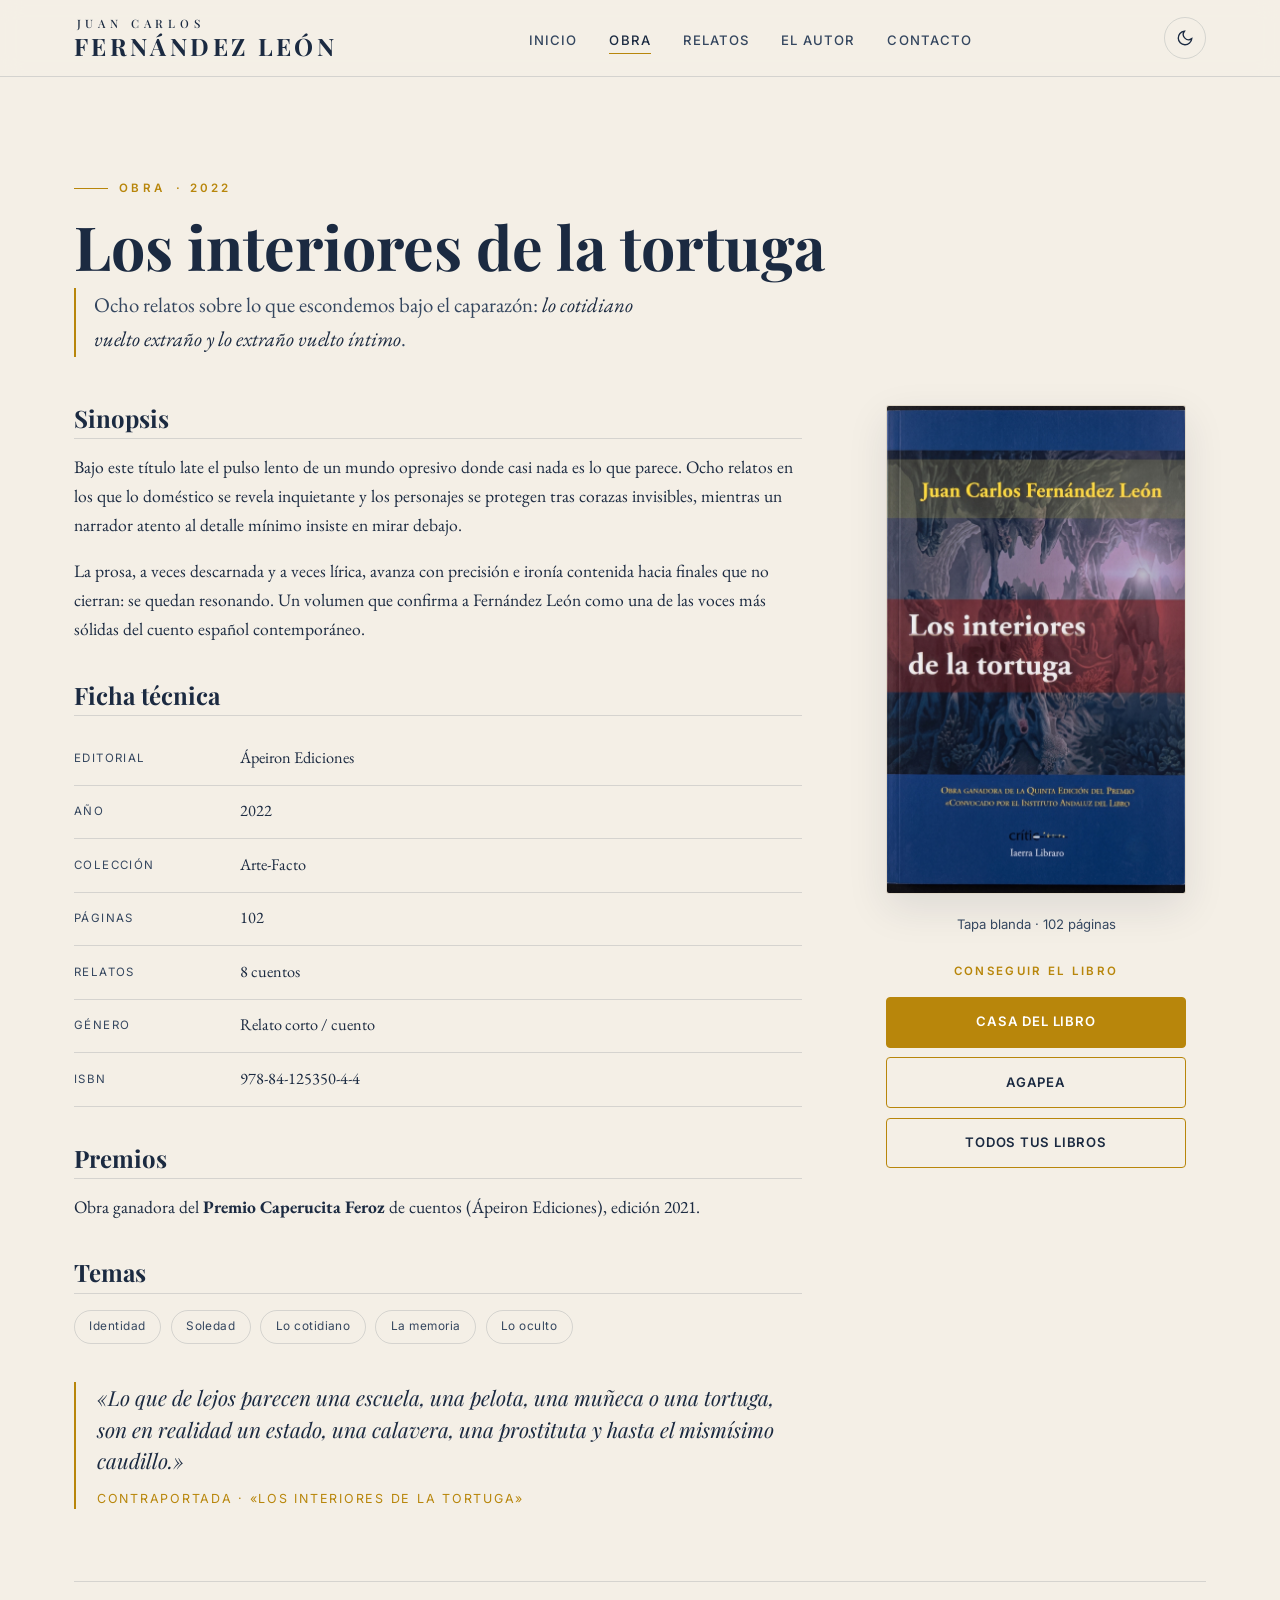
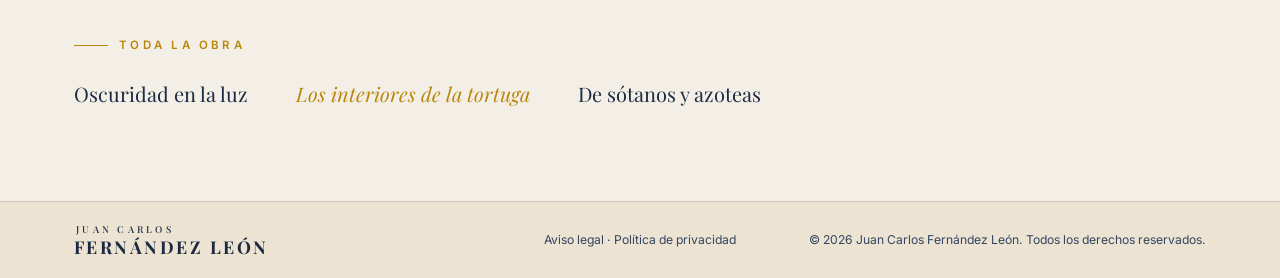
<file: libro-tortuga.html>
<!DOCTYPE html>
<html lang="es" data-theme="light">
<head>
  <meta charset="UTF-8" />
  <meta name="viewport" content="width=device-width, initial-scale=1.0" />
  <script>(function(){try{var t=localStorage.getItem('jcfl-theme');if(t)document.documentElement.setAttribute('data-theme',t);}catch(e){}document.documentElement.classList.add('js');})();</script>
  <title>Los interiores de la tortuga — Juan Carlos Fernández León</title>
  <meta name="description" content="Ficha de «Los interiores de la tortuga» (Ápeiron, 2022), libro de relatos de Juan Carlos Fernández León." />
  <link rel="icon" type="image/svg+xml" href="assets/img/favicon.svg" />
  <!-- Open Graph / redes (al publicar, sustituye el dominio por el real) -->
  <meta property="og:type" content="book" />
  <meta property="og:locale" content="es_ES" />
  <meta property="og:site_name" content="Juan Carlos Fernández León" />
  <meta property="og:title" content="Los interiores de la tortuga — Juan Carlos Fernández León" />
  <meta property="og:description" content="Libro de relatos (Ápeiron, 2022). Ocho cuentos sobre lo que escondemos bajo el caparazón." />
  <meta property="og:url" content="https://www.juancarlosfernandezleon.es/libro-tortuga.html" />
  <meta property="og:image" content="https://www.juancarlosfernandezleon.es/assets/img/tortuga.jpg" />
  <meta name="twitter:card" content="summary_large_image" />
  <meta name="twitter:title" content="Los interiores de la tortuga — Juan Carlos Fernández León" />
  <meta name="twitter:description" content="Libro de relatos (Ápeiron, 2022). Ocho cuentos sobre lo que escondemos bajo el caparazón." />
  <meta name="twitter:image" content="https://www.juancarlosfernandezleon.es/assets/img/tortuga.jpg" />
  <link rel="preconnect" href="https://fonts.googleapis.com" />
  <link rel="preconnect" href="https://fonts.gstatic.com" crossorigin />
  <link href="https://fonts.googleapis.com/css2?family=Playfair+Display:ital,wght@0,500;0,700;1,500&family=EB+Garamond:ital@0;1&family=Inter:wght@400;500;600&display=swap" rel="stylesheet" />
  <link rel="stylesheet" href="assets/css/style.css" />
</head>
<body>
  <header class="site-header">
    <div class="container nav">
      <a class="brand" href="index.html" aria-label="Inicio">
        <span class="wordmark">
          <span class="wm-top">Juan Carlos</span>
          <span class="wm-main">Fernández León</span>
        </span>
      </a>
      <ul class="nav-links">
        <li><a href="index.html">Inicio</a></li>
        <li><a href="obra.html" class="active">Obra</a></li>
        <li><a href="relatos.html">Relatos</a></li>
        <li><a href="autor.html">El autor</a></li>
        <li><a href="contacto.html">Contacto</a></li>
      </ul>
      <div class="nav-tools">
        <button class="icon-btn" data-theme-toggle aria-label="Cambiar tema" title="Cambiar tema">
          <svg viewBox="0 0 24 24" fill="none" stroke="currentColor" stroke-width="1.8"><path d="M21 12.8A9 9 0 1 1 11.2 3a7 7 0 0 0 9.8 9.8z"/></svg>
        </button>
        <button class="icon-btn nav-toggle" aria-label="Abrir menú" aria-expanded="false">
          <svg viewBox="0 0 24 24" fill="none" stroke="currentColor" stroke-width="1.8"><path d="M3 6h18M3 12h18M3 18h18"/></svg>
        </button>
      </div>
    </div>
  </header>

  <main>
    <section class="block">
      <div class="container">
        <p class="eyebrow"><a href="obra.html" style="color:inherit;">Obra</a> · 2022</p>
        <h1 class="detail-title">Los interiores de la tortuga</h1>
        <p class="detail-lead">Ocho relatos sobre lo que escondemos bajo el caparazón: <em>lo cotidiano vuelto extraño y lo extraño vuelto íntimo</em>.</p>

        <div class="detail-grid">
          <div class="detail-main reveal">
            <h3>Sinopsis</h3>
            <p>Bajo este título late el pulso lento de un mundo opresivo donde casi nada es lo que parece. Ocho relatos en los que lo doméstico se revela inquietante y los personajes se protegen tras corazas invisibles, mientras un narrador atento al detalle mínimo insiste en mirar debajo.</p>
            <p>La prosa, a veces descarnada y a veces lírica, avanza con precisión e ironía contenida hacia finales que no cierran: se quedan resonando. Un volumen que confirma a Fernández León como una de las voces más sólidas del cuento español contemporáneo.</p>

            <h3>Ficha técnica</h3>
            <ul class="specs">
              <li><span class="k">Editorial</span><span>Ápeiron Ediciones</span></li>
              <li><span class="k">Año</span><span>2022</span></li>
              <li><span class="k">Colección</span><span>Arte-Facto</span></li>
              <li><span class="k">Páginas</span><span>102</span></li>
              <li><span class="k">Relatos</span><span>8 cuentos</span></li>
              <li><span class="k">Género</span><span>Relato corto / cuento</span></li>
              <li><span class="k">ISBN</span><span>978-84-125350-4-4</span></li>
            </ul>

            <h3>Premios</h3>
            <p>Obra ganadora del <strong>Premio Caperucita Feroz</strong> de cuentos (Ápeiron Ediciones), edición 2021.</p>

            <h3>Temas</h3>
            <div class="tags">
              <span>Identidad</span><span>Soledad</span><span>Lo cotidiano</span>
              <span>La memoria</span><span>Lo oculto</span>
            </div>

            <blockquote class="detail-quote">«Lo que de lejos parecen una escuela, una pelota, una muñeca o una tortuga, son en realidad un estado, una calavera, una prostituta y hasta el mismísimo caudillo.»
              <cite>Contraportada · «Los interiores de la tortuga»</cite>
            </blockquote>
          </div>

          <aside class="detail-aside">
            <div class="cover reveal">
              <img src="assets/img/tortuga.jpg" alt="Portada de «Los interiores de la tortuga» (Ápeiron, 2022)" width="1200" height="1961" />
            </div>
            <p class="detail-format">Tapa blanda · 102 páginas</p>
            <p class="buy-label">Conseguir el libro</p>
            <div class="buy-links">
              <a class="btn btn-primary" href="https://www.casadellibro.com/libro-los-interiores-de-la-tortuga/9788412535044/13052850" target="_blank" rel="noopener">Casa del Libro</a>
              <a class="btn btn-ghost" href="https://www.agapea.com/Juan-Carlos-Fernandez-Leon/Los-interiores-de-la-tortuga-9788412535044-i.htm" target="_blank" rel="noopener">Agapea</a>
              <a class="btn btn-ghost" href="https://www.todostuslibros.com/libros/los-interiores-de-la-tortuga_978-84-125350-4-4" target="_blank" rel="noopener">Todos tus libros</a>
            </div>
          </aside>
        </div>

        <nav class="more-books">
          <p class="eyebrow">Toda la obra</p>
          <ul>
            <li><a href="libro-oscuridad.html">Oscuridad en la luz</a></li>
            <li><span class="current">Los interiores de la tortuga</span></li>
            <li><a href="libro-sotanos.html">De sótanos y azoteas</a></li>
          </ul>
        </nav>
      </div>
    </section>
  </main>

  <footer class="site-footer">
    <div class="container">
      <div class="footer-grid">
        <div class="footer-brand">
          <a class="brand" href="index.html"><span class="wordmark"><span class="wm-top">Juan Carlos</span><span class="wm-main">Fernández León</span></span></a>
        </div>
              </div>
      <div class="footer-bottom"><span>© <span data-year>2026</span> Juan Carlos Fernández León. Todos los derechos reservados.</span><span><a href="aviso-legal.html">Aviso legal</a> · <a href="privacidad.html">Política de privacidad</a></span></div>
    </div>
  </footer>

  <script src="assets/js/main.js"></script>
</body>
</html>
</file>
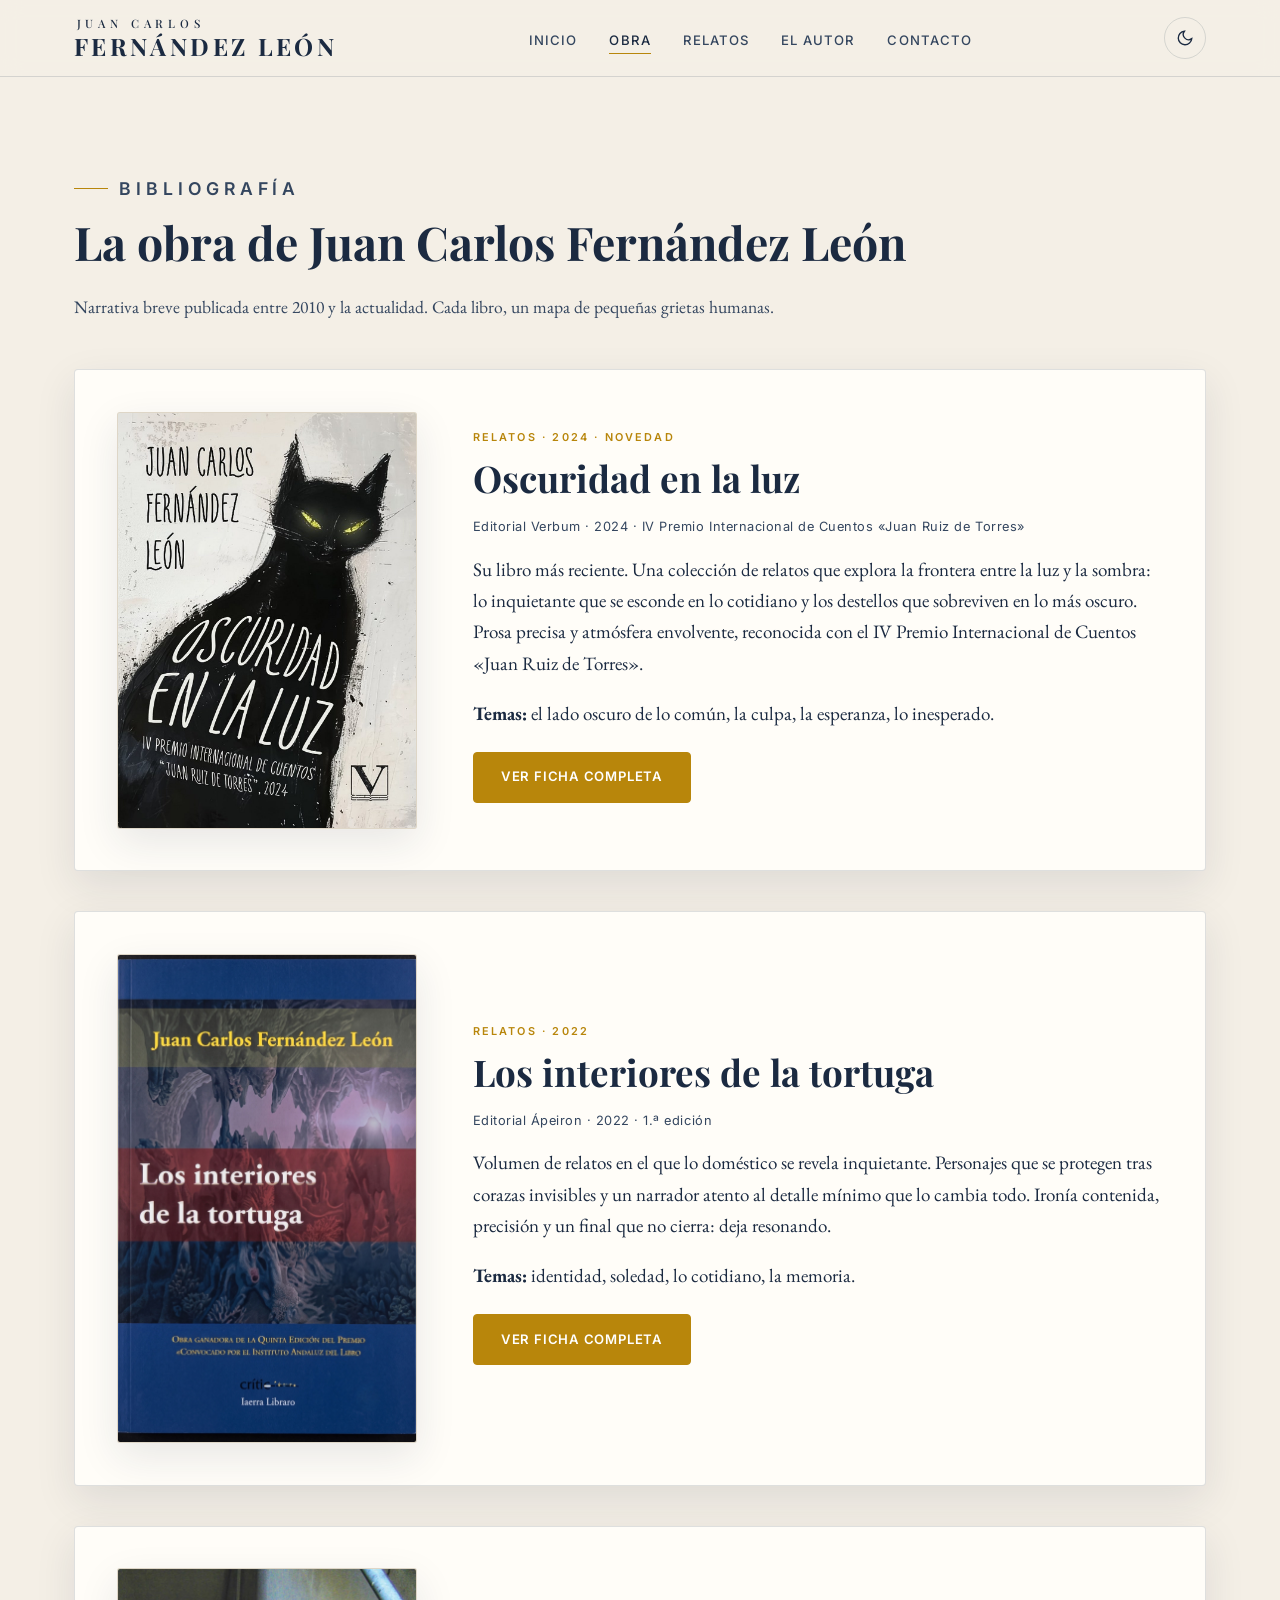
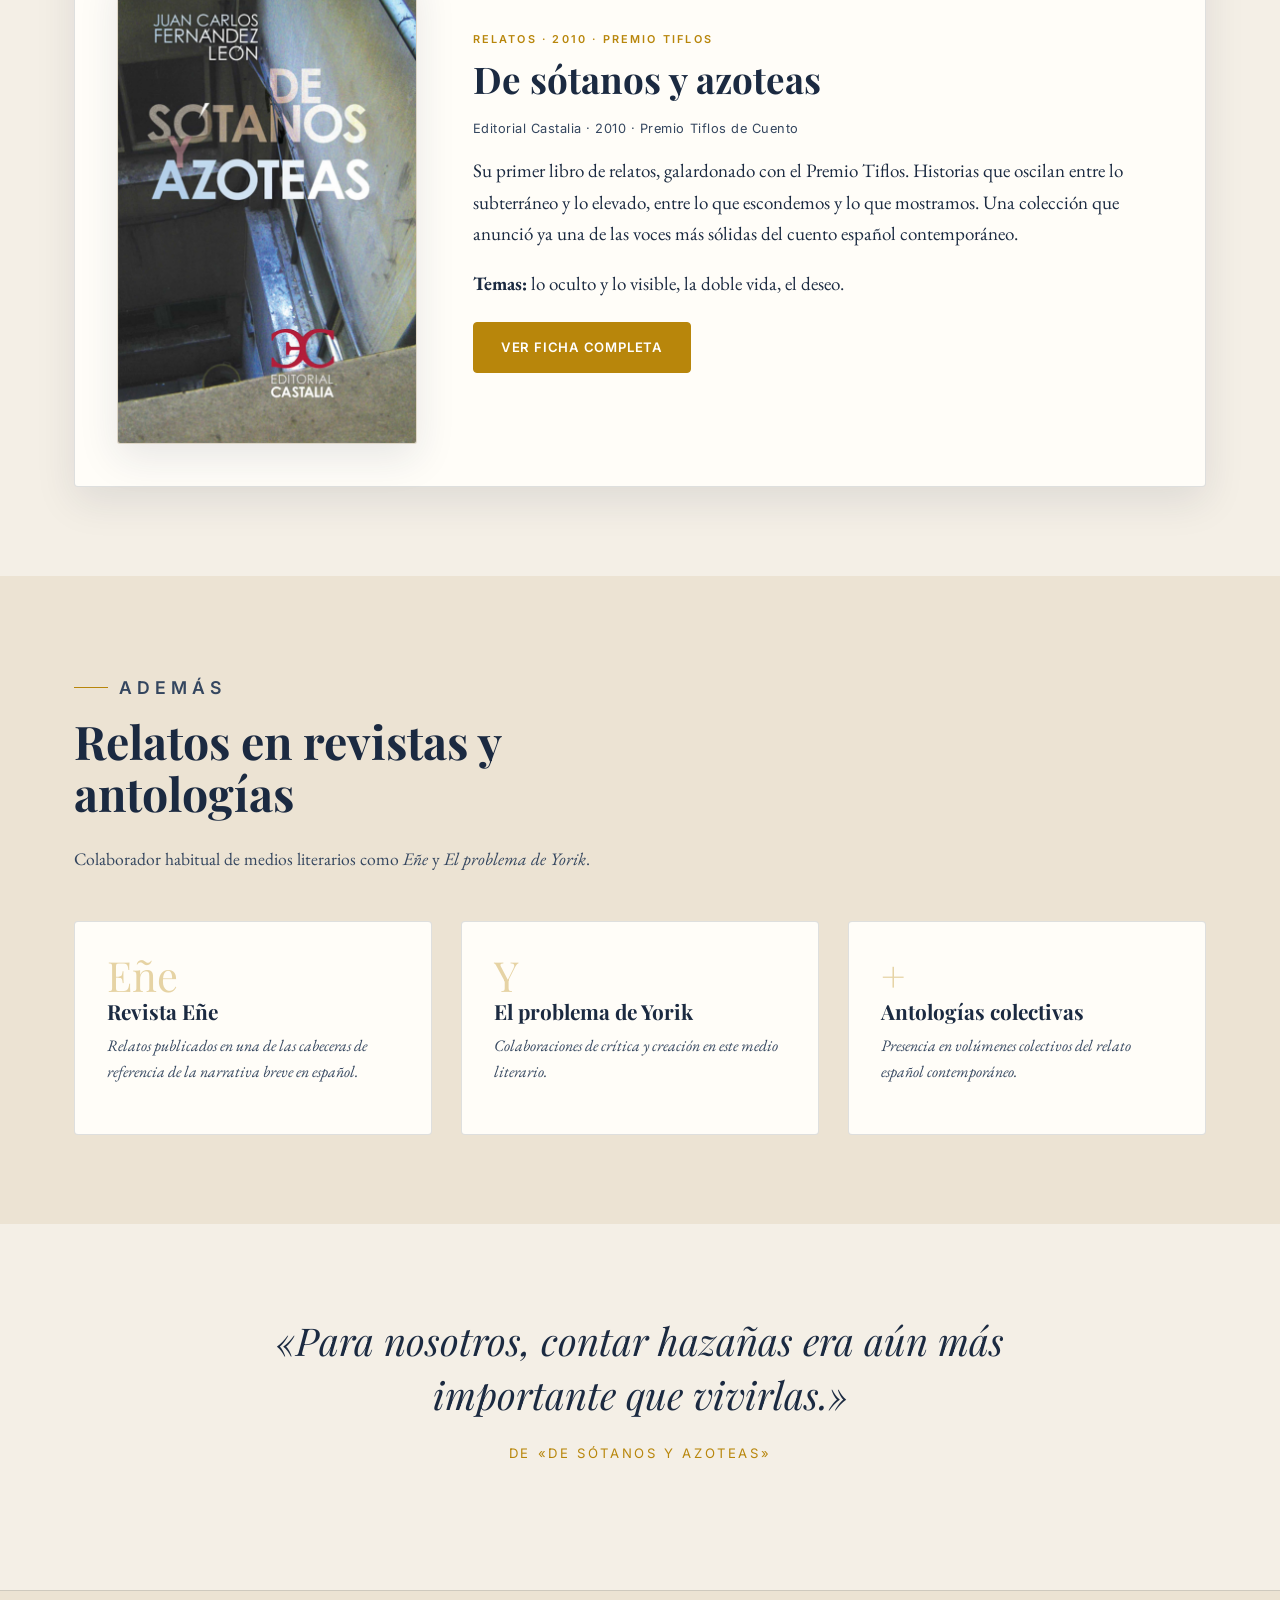
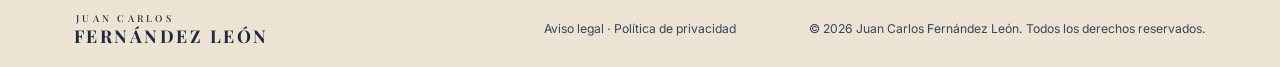
<file: obra.html>
<!DOCTYPE html>
<html lang="es" data-theme="light">
<head>
  <meta charset="UTF-8" />
  <meta name="viewport" content="width=device-width, initial-scale=1.0" />
  <script>(function(){try{var t=localStorage.getItem('jcfl-theme');if(t)document.documentElement.setAttribute('data-theme',t);}catch(e){}document.documentElement.classList.add('js');})();</script>
  <title>Obra — Juan Carlos Fernández León</title>
  <meta name="description" content="Bibliografía de Juan Carlos Fernández León: libros de relatos, fichas y premios." />
  <link rel="icon" type="image/svg+xml" href="assets/img/favicon.svg" />
  <!-- Open Graph / redes (al publicar, sustituye el dominio por el real) -->
  <meta property="og:type" content="website" />
  <meta property="og:locale" content="es_ES" />
  <meta property="og:site_name" content="Juan Carlos Fernández León" />
  <meta property="og:title" content="Obra — Juan Carlos Fernández León" />
  <meta property="og:description" content="Bibliografía: libros de relatos, fichas y premios." />
  <meta property="og:url" content="https://www.juancarlosfernandezleon.es/obra.html" />
  <meta property="og:image" content="https://www.juancarlosfernandezleon.es/assets/img/oscuridad.jpg" />
  <meta name="twitter:card" content="summary_large_image" />
  <meta name="twitter:title" content="Obra — Juan Carlos Fernández León" />
  <meta name="twitter:description" content="Bibliografía: libros de relatos, fichas y premios." />
  <meta name="twitter:image" content="https://www.juancarlosfernandezleon.es/assets/img/oscuridad.jpg" />
  <link rel="preconnect" href="https://fonts.googleapis.com" />
  <link rel="preconnect" href="https://fonts.gstatic.com" crossorigin />
  <link href="https://fonts.googleapis.com/css2?family=Playfair+Display:ital,wght@0,500;0,700;1,500&family=EB+Garamond:ital@0;1&family=Inter:wght@400;500;600&display=swap" rel="stylesheet" />
  <link rel="stylesheet" href="assets/css/style.css" />
</head>
<body>
  <header class="site-header">
    <div class="container nav">
      <a class="brand" href="index.html" aria-label="Inicio">
        <span class="wordmark">
          <span class="wm-top">Juan Carlos</span>
          <span class="wm-main">Fernández León</span>
        </span>
      </a>
      <ul class="nav-links">
        <li><a href="index.html">Inicio</a></li>
        <li><a href="obra.html" class="active">Obra</a></li>
        <li><a href="relatos.html">Relatos</a></li>
        <li><a href="autor.html">El autor</a></li>
        <li><a href="contacto.html">Contacto</a></li>
      </ul>
      <div class="nav-tools">
        <button class="icon-btn" data-theme-toggle aria-label="Cambiar tema" title="Cambiar tema">
          <svg viewBox="0 0 24 24" fill="none" stroke="currentColor" stroke-width="1.8"><path d="M21 12.8A9 9 0 1 1 11.2 3a7 7 0 0 0 9.8 9.8z"/></svg>
        </button>
        <button class="icon-btn nav-toggle" aria-label="Abrir menú" aria-expanded="false">
          <svg viewBox="0 0 24 24" fill="none" stroke="currentColor" stroke-width="1.8"><path d="M3 6h18M3 12h18M3 18h18"/></svg>
        </button>
      </div>
    </div>
  </header>

  <main>
    <section class="block">
      <div class="container">
        <div class="section-head reveal" style="max-width:none;">
          <p class="eyebrow">Bibliografía</p>
          <h2>La obra de Juan Carlos Fernández León</h2>
          <p>Narrativa breve publicada entre 2010 y la actualidad. Cada libro, un mapa de pequeñas grietas humanas.</p>
        </div>

        <!-- Libro 1 -->
        <div class="feature reveal" style="margin-bottom:2.5rem;">
          <a class="cover" href="libro-oscuridad.html">
            <img src="assets/img/oscuridad.jpg" alt="Portada de «Oscuridad en la luz» (Verbum, 2024)" width="1000" height="1393" />
          </a>
          <div>
            <span class="tag">Relatos · 2024 · Novedad</span>
            <h3>Oscuridad en la luz</h3>
            <p class="meta">Editorial Verbum · 2024 · IV Premio Internacional de Cuentos «Juan Ruiz de Torres»</p>
            <p>Su libro más reciente. Una colección de relatos que explora la frontera entre la luz y la sombra: lo inquietante que se esconde en lo cotidiano y los destellos que sobreviven en lo más oscuro. Prosa precisa y atmósfera envolvente, reconocida con el IV Premio Internacional de Cuentos «Juan Ruiz de Torres».</p>
            <p><strong>Temas:</strong> el lado oscuro de lo común, la culpa, la esperanza, lo inesperado.</p>
            <p style="margin-top:1.4rem;"><a href="libro-oscuridad.html" class="btn btn-primary">Ver ficha completa</a></p>
          </div>
        </div>

        <!-- Libro 2 -->
        <div class="feature reveal" style="margin-bottom:2.5rem;">
          <a class="cover" href="libro-tortuga.html">
            <img src="assets/img/tortuga.jpg" alt="Portada de «Los interiores de la tortuga» (Ápeiron, 2022)" width="1200" height="1961" />
          </a>
          <div>
            <span class="tag">Relatos · 2022</span>
            <h3>Los interiores de la tortuga</h3>
            <p class="meta">Editorial Ápeiron · 2022 · 1.ª edición</p>
            <p>Volumen de relatos en el que lo doméstico se revela inquietante. Personajes que se protegen tras corazas invisibles y un narrador atento al detalle mínimo que lo cambia todo. Ironía contenida, precisión y un final que no cierra: deja resonando.</p>
            <p><strong>Temas:</strong> identidad, soledad, lo cotidiano, la memoria.</p>
            <p style="margin-top:1.4rem;"><a href="libro-tortuga.html" class="btn btn-primary">Ver ficha completa</a></p>
          </div>
        </div>

        <!-- Libro 3 -->
        <div class="feature reveal">
          <a class="cover" href="libro-sotanos.html">
            <img src="assets/img/sotanos.jpg" alt="Portada de «De sótanos y azoteas» (Castalia, 2010)" width="1200" height="1909" />
          </a>
          <div>
            <span class="tag">Relatos · 2010 · Premio Tiflos</span>
            <h3>De sótanos y azoteas</h3>
            <p class="meta">Editorial Castalia · 2010 · Premio Tiflos de Cuento</p>
            <p>Su primer libro de relatos, galardonado con el Premio Tiflos. Historias que oscilan entre lo subterráneo y lo elevado, entre lo que escondemos y lo que mostramos. Una colección que anunció ya una de las voces más sólidas del cuento español contemporáneo.</p>
            <p><strong>Temas:</strong> lo oculto y lo visible, la doble vida, el deseo.</p>
            <p style="margin-top:1.4rem;"><a href="libro-sotanos.html" class="btn btn-primary">Ver ficha completa</a></p>
          </div>
        </div>
      </div>
    </section>

    <section class="block alt">
      <div class="container">
        <div class="section-head reveal">
          <p class="eyebrow">Además</p>
          <h2>Relatos en revistas y antologías</h2>
          <p>Colaborador habitual de medios literarios como <em>Eñe</em> y <em>El problema de Yorik</em>.</p>
        </div>
        <div class="excerpt-grid">
          <article class="excerpt reveal">
            <div class="num">Eñe</div>
            <h4>Revista Eñe</h4>
            <p>Relatos publicados en una de las cabeceras de referencia de la narrativa breve en español.</p>
          </article>
          <article class="excerpt reveal">
            <div class="num">Y</div>
            <h4>El problema de Yorik</h4>
            <p>Colaboraciones de crítica y creación en este medio literario.</p>
          </article>
          <article class="excerpt reveal">
            <div class="num">+</div>
            <h4>Antologías colectivas</h4>
            <p>Presencia en volúmenes colectivos del relato español contemporáneo.</p>
          </article>
        </div>
      </div>
    </section>

    <section class="block">
      <div class="container">
        <p class="pull reveal">«Para nosotros, contar hazañas era aún más importante que vivirlas.»
          <cite>De «De sótanos y azoteas»</cite>
        </p>
      </div>
    </section>
  </main>


  <footer class="site-footer">
    <div class="container">
      <div class="footer-grid">
        <div class="footer-brand">
          <a class="brand" href="index.html"><span class="wordmark"><span class="wm-top">Juan Carlos</span><span class="wm-main">Fernández León</span></span></a>
        </div>
              </div>
      <div class="footer-bottom"><span>© <span data-year>2026</span> Juan Carlos Fernández León. Todos los derechos reservados.</span><span><a href="aviso-legal.html">Aviso legal</a> · <a href="privacidad.html">Política de privacidad</a></span></div>
    </div>
  </footer>

  <script src="assets/js/main.js"></script>
</body>
</html>
</file>
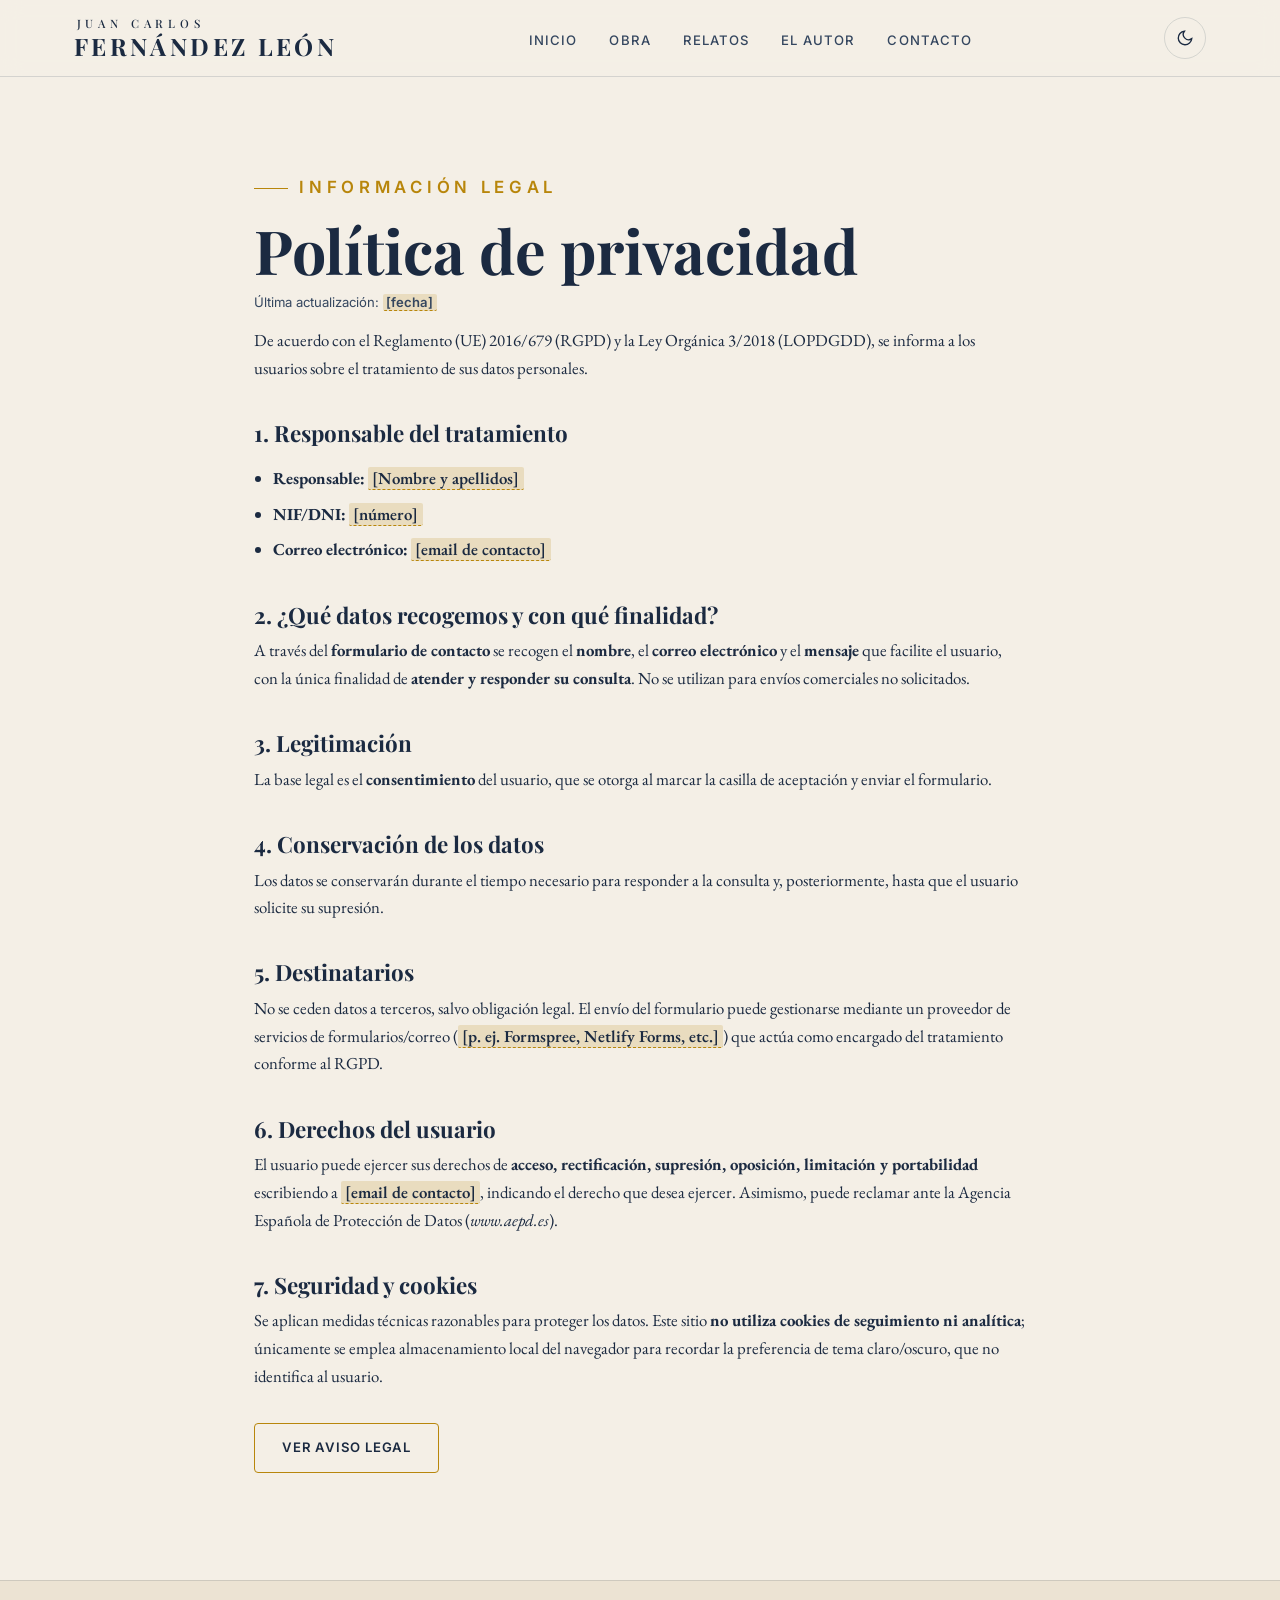
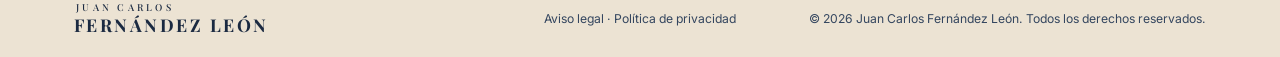
<file: privacidad.html>
<!DOCTYPE html>
<html lang="es" data-theme="light">
<head>
  <meta charset="UTF-8" />
  <meta name="viewport" content="width=device-width, initial-scale=1.0" />
  <script>(function(){try{var t=localStorage.getItem('jcfl-theme');if(t)document.documentElement.setAttribute('data-theme',t);}catch(e){}document.documentElement.classList.add('js');})();</script>
  <title>Política de privacidad — Juan Carlos Fernández León</title>
  <meta name="description" content="Política de privacidad del sitio web de Juan Carlos Fernández León." />
  <meta name="robots" content="noindex, follow" />
  <link rel="icon" type="image/svg+xml" href="assets/img/favicon.svg" />
  <link rel="preconnect" href="https://fonts.googleapis.com" />
  <link rel="preconnect" href="https://fonts.gstatic.com" crossorigin />
  <link href="https://fonts.googleapis.com/css2?family=Playfair+Display:ital,wght@0,500;0,700;1,500&family=EB+Garamond:ital@0;1&family=Inter:wght@400;500;600&display=swap" rel="stylesheet" />
  <link rel="stylesheet" href="assets/css/style.css" />
</head>
<body>
  <header class="site-header">
    <div class="container nav">
      <a class="brand" href="index.html" aria-label="Inicio">
        <span class="wordmark">
          <span class="wm-top">Juan Carlos</span>
          <span class="wm-main">Fernández León</span>
        </span>
      </a>
      <ul class="nav-links">
        <li><a href="index.html">Inicio</a></li>
        <li><a href="obra.html">Obra</a></li>
        <li><a href="relatos.html">Relatos</a></li>
        <li><a href="autor.html">El autor</a></li>
        <li><a href="contacto.html">Contacto</a></li>
      </ul>
      <div class="nav-tools">
        <button class="icon-btn" data-theme-toggle aria-label="Cambiar tema" title="Cambiar tema">
          <svg viewBox="0 0 24 24" fill="none" stroke="currentColor" stroke-width="1.8"><path d="M21 12.8A9 9 0 1 1 11.2 3a7 7 0 0 0 9.8 9.8z"/></svg>
        </button>
        <button class="icon-btn nav-toggle" aria-label="Abrir menú" aria-expanded="false">
          <svg viewBox="0 0 24 24" fill="none" stroke="currentColor" stroke-width="1.8"><path d="M3 6h18M3 12h18M3 18h18"/></svg>
        </button>
      </div>
    </div>
  </header>

  <main>
    <section class="block">
      <div class="container legal">
        <p class="eyebrow">Información legal</p>
        <h2 class="detail-title">Política de privacidad</h2>
        <p class="updated">Última actualización: <span class="ph">[fecha]</span></p>

        <p>De acuerdo con el Reglamento (UE) 2016/679 (RGPD) y la Ley Orgánica 3/2018 (LOPDGDD), se informa a los usuarios sobre el tratamiento de sus datos personales.</p>

        <h3>1. Responsable del tratamiento</h3>
        <ul>
          <li><strong>Responsable:</strong> <span class="ph">[Nombre y apellidos]</span></li>
          <li><strong>NIF/DNI:</strong> <span class="ph">[número]</span></li>
          <li><strong>Correo electrónico:</strong> <span class="ph">[email de contacto]</span></li>
        </ul>

        <h3>2. ¿Qué datos recogemos y con qué finalidad?</h3>
        <p>A través del <strong>formulario de contacto</strong> se recogen el <strong>nombre</strong>, el <strong>correo electrónico</strong> y el <strong>mensaje</strong> que facilite el usuario, con la única finalidad de <strong>atender y responder su consulta</strong>. No se utilizan para envíos comerciales no solicitados.</p>

        <h3>3. Legitimación</h3>
        <p>La base legal es el <strong>consentimiento</strong> del usuario, que se otorga al marcar la casilla de aceptación y enviar el formulario.</p>

        <h3>4. Conservación de los datos</h3>
        <p>Los datos se conservarán durante el tiempo necesario para responder a la consulta y, posteriormente, hasta que el usuario solicite su supresión.</p>

        <h3>5. Destinatarios</h3>
        <p>No se ceden datos a terceros, salvo obligación legal. El envío del formulario puede gestionarse mediante un proveedor de servicios de formularios/correo (<span class="ph">[p. ej. Formspree, Netlify Forms, etc.]</span>) que actúa como encargado del tratamiento conforme al RGPD.</p>

        <h3>6. Derechos del usuario</h3>
        <p>El usuario puede ejercer sus derechos de <strong>acceso, rectificación, supresión, oposición, limitación y portabilidad</strong> escribiendo a <span class="ph">[email de contacto]</span>, indicando el derecho que desea ejercer. Asimismo, puede reclamar ante la Agencia Española de Protección de Datos (<em>www.aepd.es</em>).</p>

        <h3>7. Seguridad y cookies</h3>
        <p>Se aplican medidas técnicas razonables para proteger los datos. Este sitio <strong>no utiliza cookies de seguimiento ni analítica</strong>; únicamente se emplea almacenamiento local del navegador para recordar la preferencia de tema claro/oscuro, que no identifica al usuario.</p>

        <p style="margin-top:2rem;"><a href="aviso-legal.html" class="btn btn-ghost">Ver Aviso legal</a></p>
      </div>
    </section>
  </main>

  <footer class="site-footer">
    <div class="container">
      <div class="footer-grid">
        <div class="footer-brand">
          <a class="brand" href="index.html"><span class="wordmark"><span class="wm-top">Juan Carlos</span><span class="wm-main">Fernández León</span></span></a>
        </div>
              </div>
      <div class="footer-bottom"><span>© <span data-year>2026</span> Juan Carlos Fernández León. Todos los derechos reservados.</span><span><a href="aviso-legal.html">Aviso legal</a> · <a href="privacidad.html">Política de privacidad</a></span></div>
    </div>
  </footer>

  <script src="assets/js/main.js"></script>
</body>
</html>
</file>
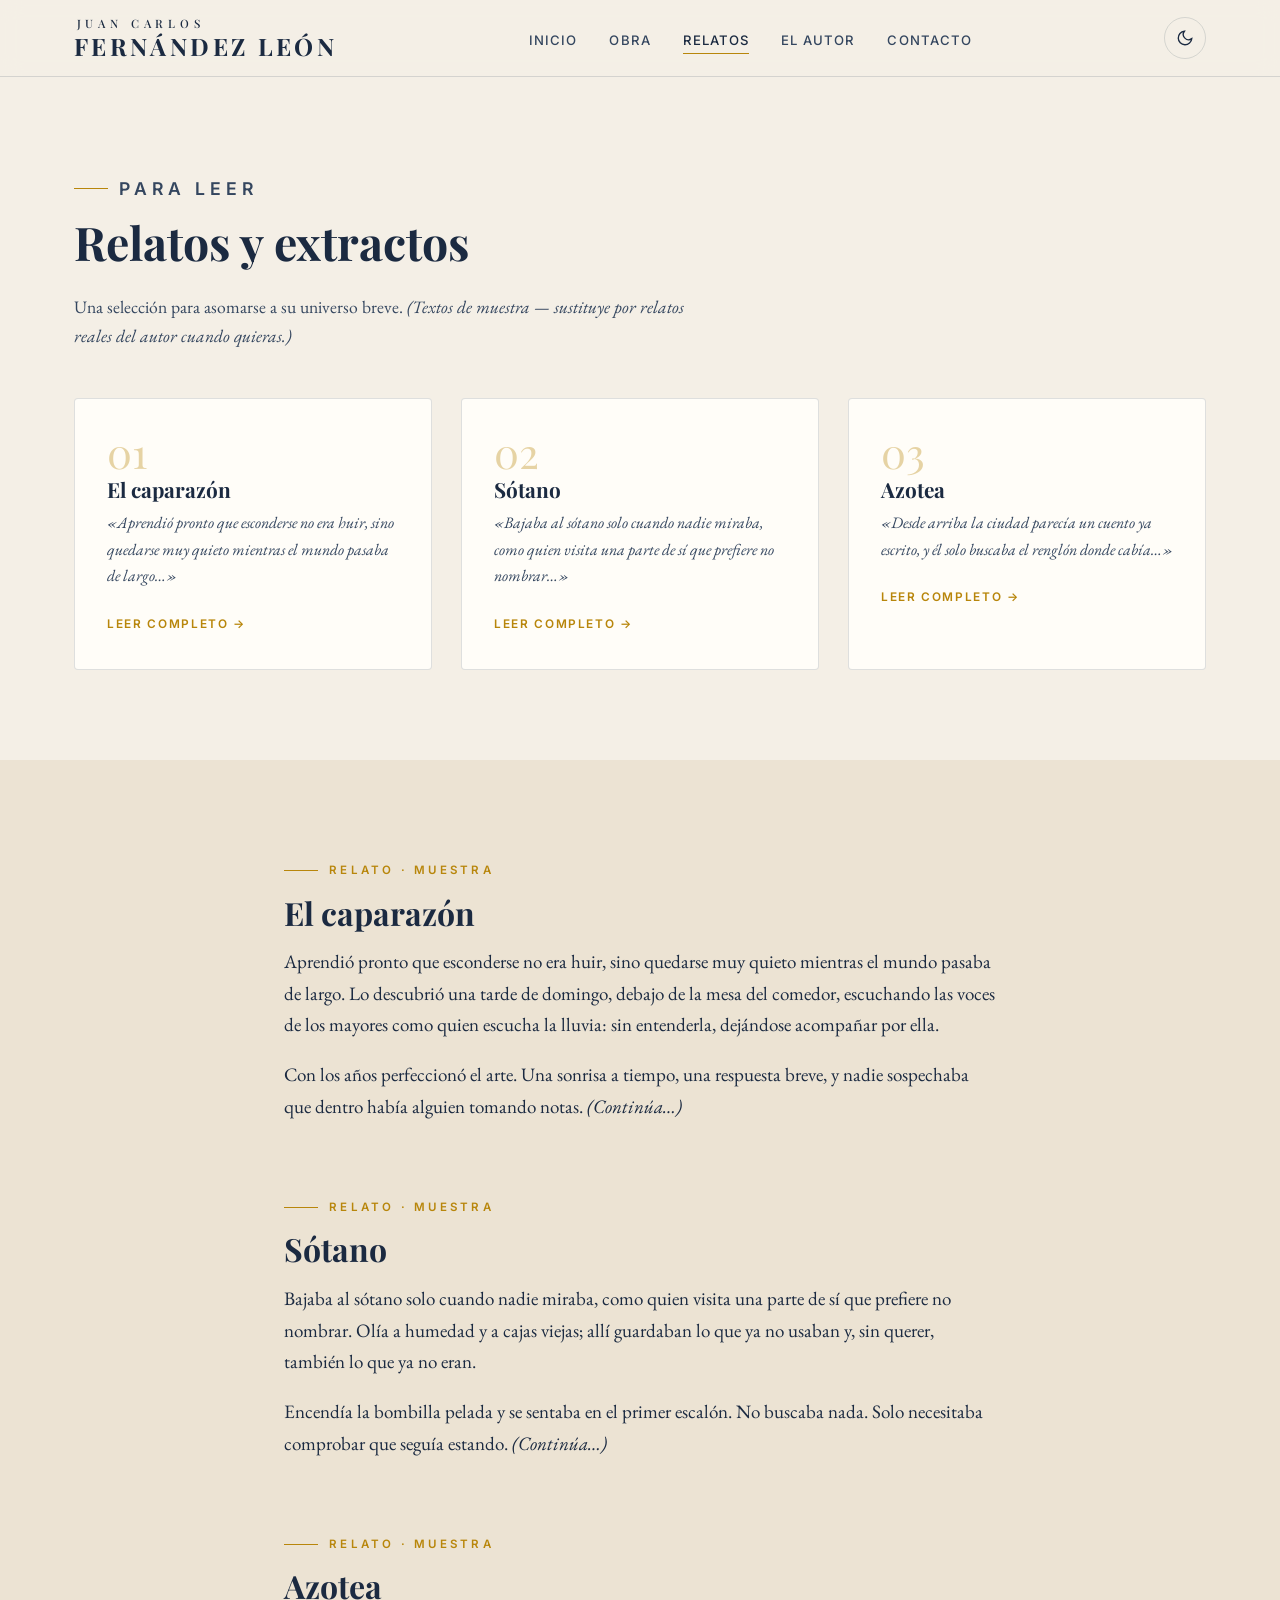
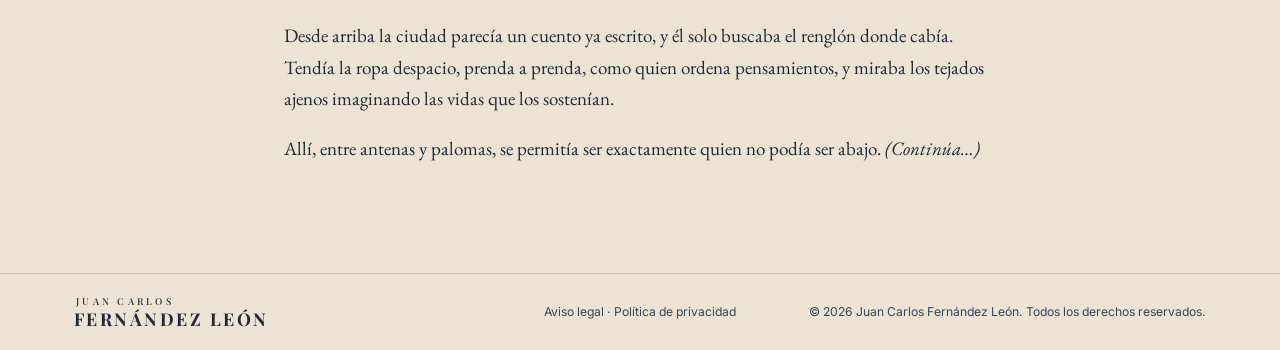
<file: relatos.html>
<!DOCTYPE html>
<html lang="es" data-theme="light">
<head>
  <meta charset="UTF-8" />
  <meta name="viewport" content="width=device-width, initial-scale=1.0" />
  <script>(function(){try{var t=localStorage.getItem('jcfl-theme');if(t)document.documentElement.setAttribute('data-theme',t);}catch(e){}document.documentElement.classList.add('js');})();</script>
  <title>Relatos — Juan Carlos Fernández León</title>
  <meta name="description" content="Relatos y extractos de Juan Carlos Fernández León." />
  <link rel="icon" type="image/svg+xml" href="assets/img/favicon.svg" />
  <!-- Open Graph / redes (al publicar, sustituye el dominio por el real) -->
  <meta property="og:type" content="website" />
  <meta property="og:locale" content="es_ES" />
  <meta property="og:site_name" content="Juan Carlos Fernández León" />
  <meta property="og:title" content="Relatos — Juan Carlos Fernández León" />
  <meta property="og:description" content="Relatos y extractos para asomarse a su universo breve." />
  <meta property="og:url" content="https://www.juancarlosfernandezleon.es/relatos.html" />
  <meta property="og:image" content="https://www.juancarlosfernandezleon.es/assets/img/tortuga.jpg" />
  <meta name="twitter:card" content="summary_large_image" />
  <meta name="twitter:title" content="Relatos — Juan Carlos Fernández León" />
  <meta name="twitter:description" content="Relatos y extractos para asomarse a su universo breve." />
  <meta name="twitter:image" content="https://www.juancarlosfernandezleon.es/assets/img/tortuga.jpg" />
  <link rel="preconnect" href="https://fonts.googleapis.com" />
  <link rel="preconnect" href="https://fonts.gstatic.com" crossorigin />
  <link href="https://fonts.googleapis.com/css2?family=Playfair+Display:ital,wght@0,500;0,700;1,500&family=EB+Garamond:ital@0;1&family=Inter:wght@400;500;600&display=swap" rel="stylesheet" />
  <link rel="stylesheet" href="assets/css/style.css" />
</head>
<body>
  <header class="site-header">
    <div class="container nav">
      <a class="brand" href="index.html" aria-label="Inicio">
        <span class="wordmark">
          <span class="wm-top">Juan Carlos</span>
          <span class="wm-main">Fernández León</span>
        </span>
      </a>
      <ul class="nav-links">
        <li><a href="index.html">Inicio</a></li>
        <li><a href="obra.html">Obra</a></li>
        <li><a href="relatos.html" class="active">Relatos</a></li>
        <li><a href="autor.html">El autor</a></li>
        <li><a href="contacto.html">Contacto</a></li>
      </ul>
      <div class="nav-tools">
        <button class="icon-btn" data-theme-toggle aria-label="Cambiar tema" title="Cambiar tema">
          <svg viewBox="0 0 24 24" fill="none" stroke="currentColor" stroke-width="1.8"><path d="M21 12.8A9 9 0 1 1 11.2 3a7 7 0 0 0 9.8 9.8z"/></svg>
        </button>
        <button class="icon-btn nav-toggle" aria-label="Abrir menú" aria-expanded="false">
          <svg viewBox="0 0 24 24" fill="none" stroke="currentColor" stroke-width="1.8"><path d="M3 6h18M3 12h18M3 18h18"/></svg>
        </button>
      </div>
    </div>
  </header>

  <main>
    <section class="block">
      <div class="container">
        <div class="section-head reveal">
          <p class="eyebrow">Para leer</p>
          <h2>Relatos y extractos</h2>
          <p>Una selección para asomarse a su universo breve. <em>(Textos de muestra — sustituye por relatos reales del autor cuando quieras.)</em></p>
        </div>

        <div class="excerpt-grid">
          <article class="excerpt reveal"><div class="num">01</div><h4>El caparazón</h4><p>«Aprendió pronto que esconderse no era huir, sino quedarse muy quieto mientras el mundo pasaba de largo…»</p><a class="read" href="#texto-1">Leer completo →</a></article>
          <article class="excerpt reveal"><div class="num">02</div><h4>Sótano</h4><p>«Bajaba al sótano solo cuando nadie miraba, como quien visita una parte de sí que prefiere no nombrar…»</p><a class="read" href="#texto-2">Leer completo →</a></article>
          <article class="excerpt reveal"><div class="num">03</div><h4>Azotea</h4><p>«Desde arriba la ciudad parecía un cuento ya escrito, y él solo buscaba el renglón donde cabía…»</p><a class="read" href="#texto-3">Leer completo →</a></article>
        </div>
      </div>
    </section>

    <section class="block alt">
      <div class="container" style="max-width:760px;">
        <article id="texto-1" class="reveal" style="margin-bottom:4rem;">
          <p class="eyebrow">Relato · muestra</p>
          <h2 style="font-size:2rem;">El caparazón</h2>
          <p>Aprendió pronto que esconderse no era huir, sino quedarse muy quieto mientras el mundo pasaba de largo. Lo descubrió una tarde de domingo, debajo de la mesa del comedor, escuchando las voces de los mayores como quien escucha la lluvia: sin entenderla, dejándose acompañar por ella.</p>
          <p>Con los años perfeccionó el arte. Una sonrisa a tiempo, una respuesta breve, y nadie sospechaba que dentro había alguien tomando notas. <em>(Continúa…)</em></p>
        </article>

        <article id="texto-2" class="reveal" style="margin-bottom:4rem;">
          <p class="eyebrow">Relato · muestra</p>
          <h2 style="font-size:2rem;">Sótano</h2>
          <p>Bajaba al sótano solo cuando nadie miraba, como quien visita una parte de sí que prefiere no nombrar. Olía a humedad y a cajas viejas; allí guardaban lo que ya no usaban y, sin querer, también lo que ya no eran.</p>
          <p>Encendía la bombilla pelada y se sentaba en el primer escalón. No buscaba nada. Solo necesitaba comprobar que seguía estando. <em>(Continúa…)</em></p>
        </article>

        <article id="texto-3" class="reveal">
          <p class="eyebrow">Relato · muestra</p>
          <h2 style="font-size:2rem;">Azotea</h2>
          <p>Desde arriba la ciudad parecía un cuento ya escrito, y él solo buscaba el renglón donde cabía. Tendía la ropa despacio, prenda a prenda, como quien ordena pensamientos, y miraba los tejados ajenos imaginando las vidas que los sostenían.</p>
          <p>Allí, entre antenas y palomas, se permitía ser exactamente quien no podía ser abajo. <em>(Continúa…)</em></p>
        </article>
      </div>
    </section>
  </main>


  <footer class="site-footer">
    <div class="container">
      <div class="footer-grid">
        <div class="footer-brand">
          <a class="brand" href="index.html"><span class="wordmark"><span class="wm-top">Juan Carlos</span><span class="wm-main">Fernández León</span></span></a>
        </div>
              </div>
      <div class="footer-bottom"><span>© <span data-year>2026</span> Juan Carlos Fernández León. Todos los derechos reservados.</span><span><a href="aviso-legal.html">Aviso legal</a> · <a href="privacidad.html">Política de privacidad</a></span></div>
    </div>
  </footer>

  <script src="assets/js/main.js"></script>
</body>
</html>
</file>
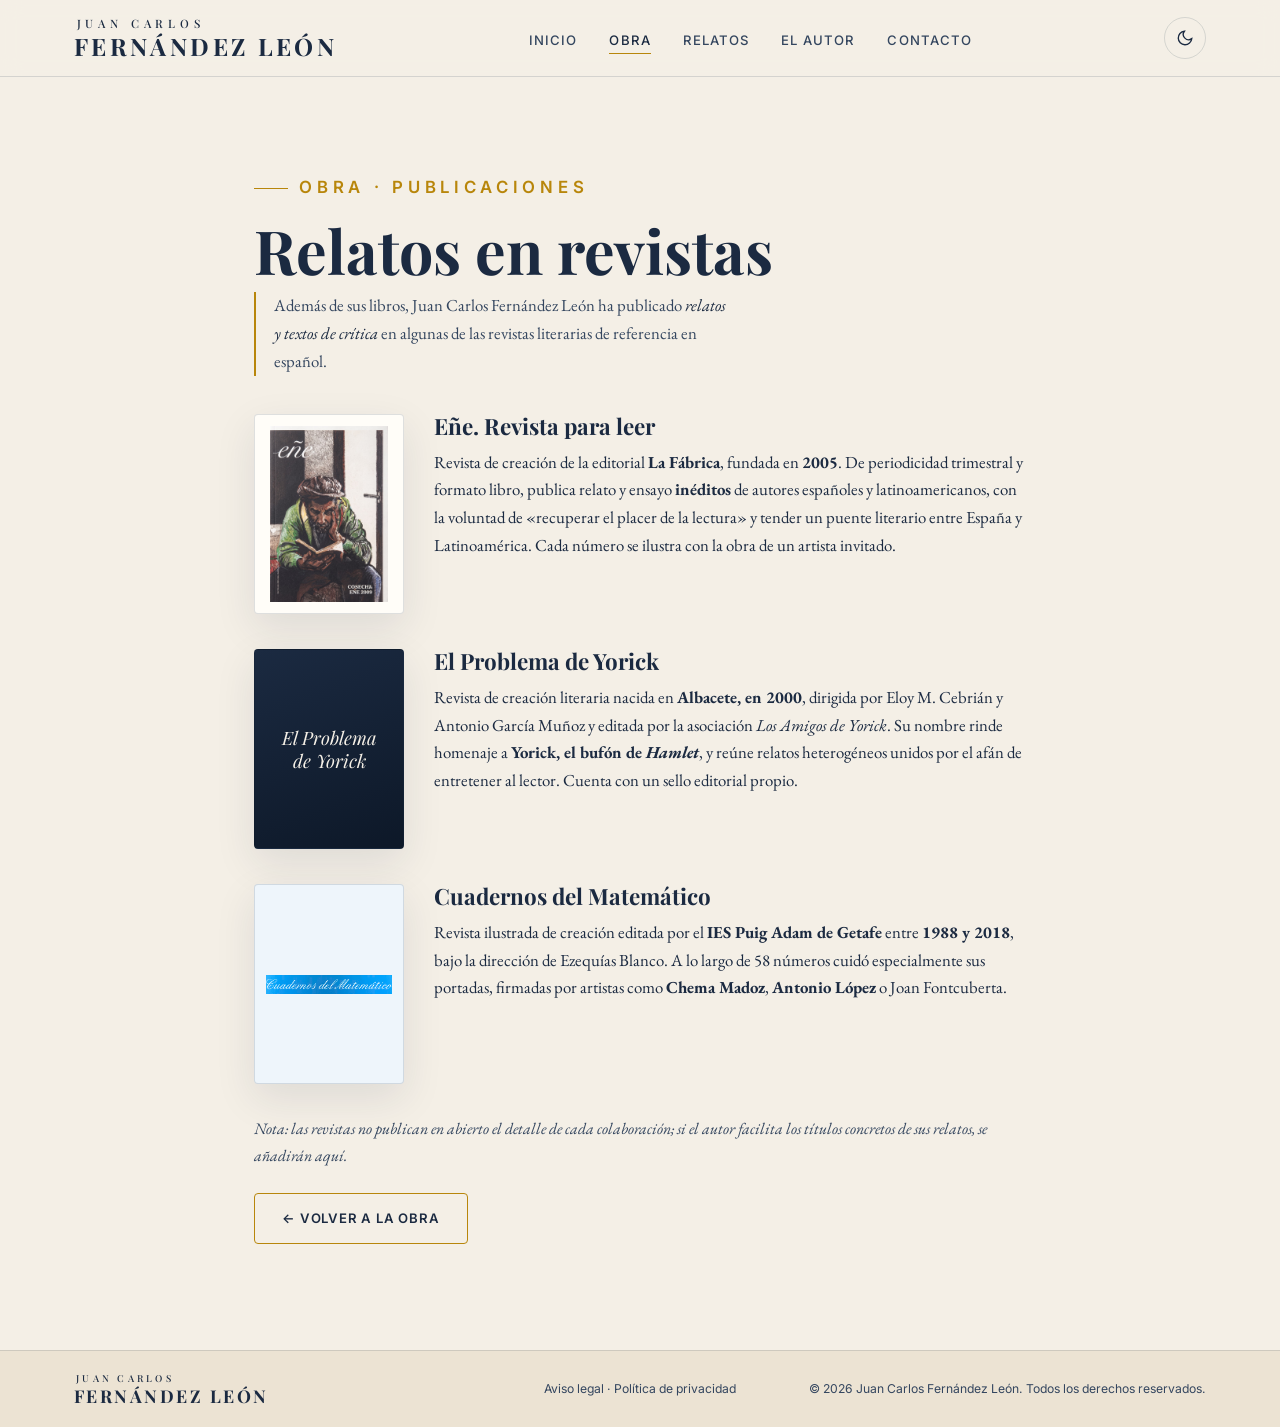
<file: revistas.html>
<!DOCTYPE html>
<html lang="es" data-theme="light">
<head>
  <meta charset="UTF-8" />
  <meta name="viewport" content="width=device-width, initial-scale=1.0" />
  <script>(function(){try{var t=localStorage.getItem('jcfl-theme');if(t)document.documentElement.setAttribute('data-theme',t);}catch(e){}document.documentElement.classList.add('js');})();</script>
  <title>Relatos en revistas — Juan Carlos Fernández León</title>
  <meta name="description" content="Revistas literarias en las que ha publicado Juan Carlos Fernández León: Eñe, El Problema de Yorick y Cuadernos del Matemático." />
  <link rel="icon" type="image/svg+xml" href="assets/img/favicon.svg" />
  <link rel="preconnect" href="https://fonts.googleapis.com" />
  <link rel="preconnect" href="https://fonts.gstatic.com" crossorigin />
  <link href="https://fonts.googleapis.com/css2?family=Playfair+Display:ital,wght@0,500;0,700;1,500&family=EB+Garamond:ital@0;1&family=Inter:wght@400;500;600&display=swap" rel="stylesheet" />
  <link rel="stylesheet" href="assets/css/style.css" />
</head>
<body>
  <header class="site-header">
    <div class="container nav">
      <a class="brand" href="index.html" aria-label="Inicio">
        <span class="wordmark">
          <span class="wm-top">Juan Carlos</span>
          <span class="wm-main">Fernández León</span>
        </span>
      </a>
      <ul class="nav-links">
        <li><a href="index.html">Inicio</a></li>
        <li><a href="obra.html" class="active">Obra</a></li>
        <li><a href="relatos.html">Relatos</a></li>
        <li><a href="autor.html">El autor</a></li>
        <li><a href="contacto.html">Contacto</a></li>
      </ul>
      <div class="nav-tools">
        <button class="icon-btn" data-theme-toggle aria-label="Cambiar tema" title="Cambiar tema">
          <svg viewBox="0 0 24 24" fill="none" stroke="currentColor" stroke-width="1.8"><path d="M21 12.8A9 9 0 1 1 11.2 3a7 7 0 0 0 9.8 9.8z"/></svg>
        </button>
        <button class="icon-btn nav-toggle" aria-label="Abrir menú" aria-expanded="false">
          <svg viewBox="0 0 24 24" fill="none" stroke="currentColor" stroke-width="1.8"><path d="M3 6h18M3 12h18M3 18h18"/></svg>
        </button>
      </div>
    </div>
  </header>

  <main>
    <section class="block">
      <div class="container legal">
        <p class="eyebrow">Obra · Publicaciones</p>
        <h2 class="detail-title">Relatos en revistas</h2>
        <p class="detail-lead">Además de sus libros, Juan Carlos Fernández León ha publicado <em>relatos y textos de crítica</em> en algunas de las revistas literarias de referencia en español.</p>

        <div class="rev-list">
          <article class="rev-item">
            <div class="rev-cover"><img src="assets/img/rev/ene-2009.jpg" alt="Portada de la revista Eñe (Cosecha Eñe 2009)" width="600" height="896" /></div>
            <div>
              <h3>Eñe. Revista para leer</h3>
              <p>Revista de creación de la editorial <strong>La Fábrica</strong>, fundada en <strong>2005</strong>. De periodicidad trimestral y formato libro, publica relato y ensayo <strong>inéditos</strong> de autores españoles y latinoamericanos, con la voluntad de «recuperar el placer de la lectura» y tender un puente literario entre España y Latinoamérica. Cada número se ilustra con la obra de un artista invitado.</p>
            </div>
          </article>

          <article class="rev-item">
            <div class="rev-cover name"><span>El Problema<br />de Yorick</span></div>
            <div>
              <h3>El Problema de Yorick</h3>
              <p>Revista de creación literaria nacida en <strong>Albacete, en 2000</strong>, dirigida por Eloy M. Cebrián y Antonio García Muñoz y editada por la asociación <em>Los Amigos de Yorick</em>. Su nombre rinde homenaje a <strong>Yorick, el bufón de <em>Hamlet</em></strong>, y reúne relatos heterogéneos unidos por el afán de entretener al lector. Cuenta con un sello editorial propio.</p>
            </div>
          </article>

          <article class="rev-item">
            <div class="rev-cover" style="background:#eef5fb;"><img src="assets/img/rev/cuadernos.gif" alt="Logo de Cuadernos del Matemático" width="402" height="59" /></div>
            <div>
              <h3>Cuadernos del Matemático</h3>
              <p>Revista ilustrada de creación editada por el <strong>IES Puig Adam de Getafe</strong> entre <strong>1988 y 2018</strong>, bajo la dirección de Ezequías Blanco. A lo largo de 58 números cuidó especialmente sus portadas, firmadas por artistas como <strong>Chema Madoz</strong>, <strong>Antonio López</strong> o Joan Fontcuberta.</p>
            </div>
          </article>
        </div>

        <p style="margin-top:2rem; color:var(--text-soft); font-size:1rem;"><em>Nota: las revistas no publican en abierto el detalle de cada colaboración; si el autor facilita los títulos concretos de sus relatos, se añadirán aquí.</em></p>

        <p style="margin-top:1.5rem;"><a href="obra.html" class="btn btn-ghost">← Volver a la obra</a></p>
      </div>
    </section>
  </main>

  <footer class="site-footer">
    <div class="container">
      <div class="footer-grid">
        <div class="footer-brand">
          <a class="brand" href="index.html"><span class="wordmark"><span class="wm-top">Juan Carlos</span><span class="wm-main">Fernández León</span></span></a>
        </div>
      </div>
      <div class="footer-bottom">
        <span>© <span data-year>2026</span> Juan Carlos Fernández León. Todos los derechos reservados.</span>
        <span><a href="aviso-legal.html">Aviso legal</a> · <a href="privacidad.html">Política de privacidad</a></span>
      </div>
    </div>
  </footer>

  <script src="assets/js/main.js"></script>
</body>
</html>
</file>
<file: assets/css/style.css>
/* =====================================================================
  
/* ---------- Variables / Paleta ---------- */
:root {
  --tinta:      #1B2A41;   /* azul tinta — texto principal */
  --tinta-soft: #34465f;
  --pergamino:  #F4EFE6;   /* fondo crema */
  --pergamino-2:#ECE3D3;   /* tarjetas / contraste suave */
  --dorado:     #B8860B;   /* acento latón */
  --dorado-2:   #9c7209;
  --noche:      #14202E;   /* fondo modo oscuro */

  --bg:        var(--pergamino);
  --bg-alt:    var(--pergamino-2);
  --surface:   #fffdf8;
  --text:      var(--tinta);
  --text-soft: var(--tinta-soft);
  --accent:    var(--dorado);
  --accent-2:  var(--dorado-2);
  --border:    rgba(27, 42, 65, .14);
  --shadow:    0 14px 40px rgba(27, 42, 65, .10);

  --serif:   "Playfair Display", Georgia, "Times New Roman", serif;
  --body:    "EB Garamond", Georgia, serif;
  --ui:      "Inter", system-ui, -apple-system, sans-serif;

  --maxw: 1180px;
  --radius: 4px;
}

[data-theme="dark"] {
  --bg:        var(--noche);
  --bg-alt:    #1b2c3d;
  --surface:   #1d2e40;
  --text:      #ede6d8;
  --text-soft: #b9c2cd;
  --accent:    #d7a93c;
  --accent-2:  #e7bd57;
  --border:    rgba(237, 230, 216, .15);
  --shadow:    0 14px 40px rgba(0, 0, 0, .45);
}

/* ---------- Reset ---------- */
*, *::before, *::after { box-sizing: border-box; }
html { scroll-behavior: smooth; scroll-padding-top: 90px; }
body { overflow-x: clip; }
body {
  margin: 0;
  background: var(--bg);
  color: var(--text);
  font-family: var(--body);
  font-size: 19px;
  line-height: 1.65;
  -webkit-font-smoothing: antialiased;
  transition: background .35s ease, color .35s ease;
}
img { max-width: 100%; display: block; }
a { color: inherit; text-decoration: none; }
h1, h2, h3, h4 { font-family: var(--serif); font-weight: 700; line-height: 1.12; margin: 0 0 .5em; }
p { margin: 0 0 1em; }

.container { width: 100%; max-width: var(--maxw); margin: 0 auto; padding: 0 24px; }
.text-accent { color: var(--accent); }

/* ---------- Etiqueta de sección ---------- */
.eyebrow {
  font-family: var(--ui);
  font-size: .72rem;
  letter-spacing: .28em;
  text-transform: uppercase;
  color: var(--accent);
  font-weight: 600;
  margin: 0 0 .9rem;
  display: inline-flex;
  align-items: center;
  gap: .7rem;
}
.eyebrow::before { content: ""; width: 34px; height: 1px; background: var(--accent); display: inline-block; }

/* ---------- Botones ---------- */
.btn {
  display: inline-flex; align-items: center; gap: .55rem;
  font-family: var(--ui); font-weight: 600; font-size: .82rem;
  letter-spacing: .06em; text-transform: uppercase;
  padding: .85rem 1.7rem; border-radius: var(--radius);
  border: 1px solid var(--accent); cursor: pointer;
  transition: all .25s ease;
}
.btn-primary { background: var(--accent); color: #fff; }
.btn-primary:hover { background: var(--accent-2); border-color: var(--accent-2); transform: translateY(-2px); }
.btn-ghost { background: transparent; color: var(--text); }
.btn-ghost:hover { background: var(--accent); color: #fff; border-color: var(--accent); }

/* =====================================================================
   HEADER / NAV
   ===================================================================== */
.site-header {
  position: sticky; top: 0; z-index: 100;
  background: color-mix(in srgb, var(--bg) 88%, transparent);
  backdrop-filter: blur(10px);
  border-bottom: 1px solid var(--border);
}
.nav {
  display: flex; align-items: center; justify-content: space-between;
  height: 76px; gap: 1.5rem;
}
.brand { display: flex; align-items: center; text-decoration: none; }
.brand .monogram { display: none; }   /* círculo JF eliminado */

/* Logotipo tipográfico estilo wordmark (dos líneas) */
.wordmark { display: flex; flex-direction: column; line-height: 1; color: var(--text); }
.wm-top {
  font-family: var(--serif); font-weight: 500;
  font-size: .72rem; letter-spacing: .42em; text-transform: uppercase;
  padding-left: .22em;
}
.wm-main {
  font-family: var(--serif); font-weight: 700;
  font-size: 1.5rem; letter-spacing: .14em; text-transform: uppercase;
  margin-top: .2em;
}
.site-footer .wm-main { font-size: 1.35rem; }
@media (max-width: 520px) {
  .wm-main { font-size: 1.2rem; letter-spacing: .1em; }
  .wm-top { font-size: .62rem; letter-spacing: .34em; }
}

.nav-links { display: flex; align-items: center; gap: 2rem; list-style: none; margin: 0; padding: 0; }
.nav-links a {
  font-family: var(--ui); font-size: .82rem; font-weight: 500;
  letter-spacing: .08em; text-transform: uppercase; color: var(--text-soft);
  position: relative; padding: .3rem 0; transition: color .2s;
}
.nav-links a::after {
  content: ""; position: absolute; left: 0; bottom: -2px; height: 1.5px; width: 0;
  background: var(--accent); transition: width .25s ease;
}
.nav-links a:hover, .nav-links a.active { color: var(--text); }
.nav-links a:hover::after, .nav-links a.active::after { width: 100%; }

.nav-tools { display: flex; align-items: center; gap: .6rem; }
.icon-btn {
  width: 42px; height: 42px; border-radius: 50%; border: 1px solid var(--border);
  background: transparent; color: var(--text); cursor: pointer;
  display: grid; place-items: center; transition: all .2s;
}
.icon-btn:hover { border-color: var(--accent); color: var(--accent); }
.icon-btn svg { width: 18px; height: 18px; }

.nav-toggle { display: none; }

/* =====================================================================
   HERO
   ===================================================================== */
.hero { position: relative; overflow: hidden; padding: clamp(3rem, 8vw, 7rem) 0; }
.hero::before {
  content: ""; position: absolute; inset: 0; z-index: 0; opacity: .5;
  background:
    radial-gradient(circle at 85% 15%, color-mix(in srgb, var(--accent) 22%, transparent), transparent 45%),
    radial-gradient(circle at 10% 90%, color-mix(in srgb, var(--accent) 12%, transparent), transparent 40%);
}
.hero .container { position: relative; z-index: 1; display: grid; grid-template-columns: 1.15fr .85fr; gap: 4rem; align-items: center; }
.hero h1 { font-size: clamp(2.6rem, 6vw, 4.6rem); letter-spacing: -.01em; }
.hero h1 em { color: var(--accent); font-style: italic; }
.hero-lead { font-size: 1.25rem; color: var(--text-soft); max-width: 50ch; }
.hero-quote {
  font-family: var(--serif); font-style: italic; font-size: 1.15rem;
  border-left: 2px solid var(--accent); padding-left: 1.2rem; margin: 2rem 0;
  color: var(--text);
}
.hero-cta { display: flex; gap: 1rem; flex-wrap: wrap; margin-top: 1.8rem; }

/* ---------- Cubierta de libro generada por CSS ---------- */
.book {
  position: relative; aspect-ratio: 2 / 3; border-radius: 3px;
  background: linear-gradient(160deg, var(--tinta), #0d1828);
  color: #f4efe6; padding: 1.4rem 1.2rem;
  display: flex; flex-direction: column; justify-content: space-between;
  box-shadow: var(--shadow); overflow: hidden;
  border: 1px solid rgba(255,255,255,.06);
}
.book::after {
  content: ""; position: absolute; left: 14px; top: 0; bottom: 0; width: 2px;
  background: rgba(255,255,255,.12);
}
.book .book-top { font-family: var(--ui); font-size: .62rem; letter-spacing: .25em; text-transform: uppercase; color: var(--dorado-2); }
.book .book-title { font-family: var(--serif); font-size: 1.45rem; line-height: 1.1; }
.book .book-author { font-family: var(--ui); font-size: .72rem; letter-spacing: .18em; text-transform: uppercase; opacity: .8; }
.book.is-cream { background: linear-gradient(160deg, #efe6d2, #d9caa9); color: var(--tinta); }
.book.is-cream .book-top, .book.is-cream .book-title, .book.is-cream .book-author { color: var(--tinta); }
.book.is-gold { background: linear-gradient(160deg, #c79a2b, #8a6608); color: #1a1303; }

/* ---------- Cubierta real (imagen del libro) ---------- */
.cover {
  display: block; border-radius: 3px; overflow: hidden;
  box-shadow: var(--shadow); background: var(--bg-alt);
  border: 1px solid rgba(0,0,0,.06);
}
.cover img { width: 100%; height: auto; display: block; }

.hero-book-wrap { position: relative; max-width: 320px; margin-inline: auto; }
.hero-book-wrap .book, .hero-book-wrap .cover { transform: rotate(2.5deg); transition: transform .4s ease; }
.hero-book-wrap:hover .book, .hero-book-wrap:hover .cover { transform: rotate(0); }

/* =====================================================================
   SECCIONES GENÉRICAS
   ===================================================================== */
section.block { padding: clamp(3rem, 7vw, 6rem) 0; }
section.block.alt { background: var(--bg-alt); }
.section-head { max-width: 640px; margin-bottom: 3rem; }
.section-head.center { margin-inline: auto; text-align: center; }
.section-head h2 { font-size: clamp(1.9rem, 4vw, 2.9rem); }
.section-head p { color: var(--text-soft); font-size: 1.1rem; }

/* ---------- Novedad destacada ---------- */
.feature {
  display: grid; grid-template-columns: 300px 1fr; gap: 3.5rem; align-items: center;
  background: var(--surface); border: 1px solid var(--border);
  border-radius: var(--radius); padding: 2.6rem; box-shadow: var(--shadow);
}
.feature .book, .feature .cover { max-width: 300px; }
.feature .tag {
  font-family: var(--ui); font-size: .68rem; letter-spacing: .2em; text-transform: uppercase;
  color: var(--accent); font-weight: 600;
}
.feature h3 { font-size: clamp(1.6rem, 3vw, 2.3rem); margin-top: .4rem; }
.feature .meta { font-family: var(--ui); font-size: .8rem; color: var(--text-soft); letter-spacing: .04em; margin-bottom: 1rem; }

/* ---------- Rejilla de obra ---------- */
.works-grid { display: grid; grid-template-columns: repeat(auto-fill, minmax(190px, 1fr)); gap: 2.4rem; }
.work-card { transition: transform .3s ease; }
.work-card:hover { transform: translateY(-8px); }
.work-card .book, .work-card .cover { margin-bottom: 1rem; }
.work-card h4 { font-size: 1.2rem; margin-bottom: .15rem; }
.work-card .meta { font-family: var(--ui); font-size: .74rem; color: var(--text-soft); letter-spacing: .05em; }

/* ---------- Relatos / extractos ---------- */
.excerpt-grid { display: grid; grid-template-columns: repeat(auto-fit, minmax(280px, 1fr)); gap: 1.8rem; }
.excerpt {
  background: var(--surface); border: 1px solid var(--border); border-radius: var(--radius);
  padding: 2rem; position: relative; transition: border-color .25s, transform .25s;
}
.excerpt:hover { border-color: var(--accent); transform: translateY(-4px); }
.excerpt .num { font-family: var(--serif); font-size: 2.6rem; color: var(--accent); opacity: .35; line-height: 1; }
.excerpt h4 { font-size: 1.3rem; margin: .3rem 0 .6rem; }
.excerpt p { font-style: italic; color: var(--text-soft); font-size: 1rem; }
.excerpt .read { font-family: var(--ui); font-size: .74rem; letter-spacing: .14em; text-transform: uppercase; color: var(--accent); font-weight: 600; }

/* ---------- Premios / timeline ---------- */
.awards { display: grid; gap: 0; max-width: 760px; }
.award {
  display: grid; grid-template-columns: 110px 1fr; gap: 2rem; align-items: baseline;
  padding: 1.5rem 0; border-bottom: 1px solid var(--border);
}
.award .year { font-family: var(--serif); font-size: 1.6rem; color: var(--accent); }
.award h4 { font-size: 1.25rem; margin-bottom: .15rem; }
.award p { color: var(--text-soft); margin: 0; font-size: 1rem; }

/* ---------- Agenda / noticias ---------- */
.news-list { display: grid; gap: 1.4rem; }
.news-item {
  display: grid; grid-template-columns: 130px 1fr auto; gap: 1.6rem; align-items: center;
  padding: 1.4rem 1.6rem; background: var(--surface);
  border: 1px solid var(--border); border-radius: var(--radius);
  transition: border-color .25s, transform .25s;
}
.news-item:hover { border-color: var(--accent); transform: translateX(4px); }
.news-item .date { font-family: var(--ui); font-size: .76rem; letter-spacing: .08em; text-transform: uppercase; color: var(--accent); font-weight: 600; }
.news-item h4 { font-size: 1.18rem; margin: 0; }
.news-item .place { font-family: var(--ui); font-size: .8rem; color: var(--text-soft); }

/* ---------- Cita ancha ---------- */
.pull {
  text-align: center; max-width: 880px; margin-inline: auto;
  font-family: var(--serif); font-style: italic; font-size: clamp(1.5rem, 3.4vw, 2.4rem);
  line-height: 1.4;
}
.pull cite { display: block; font-family: var(--ui); font-style: normal; font-size: .82rem; letter-spacing: .2em; text-transform: uppercase; color: var(--accent); margin-top: 1.4rem; }

/* ---------- Bio (autor.html) ---------- */
.bio { display: grid; grid-template-columns: .9fr 1.1fr; gap: 4rem; align-items: start; }
.portrait {
  margin: 0;
  aspect-ratio: 3 / 4; border-radius: var(--radius); box-shadow: var(--shadow);
  background: linear-gradient(160deg, var(--tinta), #0d1828);
  display: grid; place-items: center; color: var(--dorado-2);
  font-family: var(--serif); font-size: 5rem; position: relative; overflow: hidden;
}
.portrait span { position: relative; z-index: 1; }
.portrait.has-photo { background: var(--bg-alt); }
.portrait img { width: 100%; height: 100%; object-fit: cover; object-position: 34% 28%; display: block; }
.portrait figcaption {
  position: absolute; left: 0; right: 0; bottom: 0; z-index: 2;
  font-family: var(--ui); font-size: .72rem; letter-spacing: .02em;
  color: #f4efe6; padding: 1.6rem 1.1rem .9rem;
  background: linear-gradient(transparent, rgba(13,24,40,.85));
}
.bio-text p:first-letter { font-family: var(--serif); }
.facts { list-style: none; padding: 0; margin: 2rem 0 0; display: grid; gap: .9rem; }
.facts li { display: grid; grid-template-columns: 150px 1fr; gap: 1rem; padding-bottom: .9rem; border-bottom: 1px solid var(--border); }
.facts .k { font-family: var(--ui); font-size: .72rem; letter-spacing: .14em; text-transform: uppercase; color: var(--text-soft); padding-top: .3rem; }

/* ---------- Contacto ---------- */
.contact-grid { display: grid; grid-template-columns: 1fr 1fr; gap: 4rem; }
.field { margin-bottom: 1.3rem; }
.field label { font-family: var(--ui); font-size: .74rem; letter-spacing: .12em; text-transform: uppercase; color: var(--text-soft); display: block; margin-bottom: .5rem; }
.field input, .field textarea {
  width: 100%; padding: .9rem 1rem; font-family: var(--body); font-size: 1rem;
  background: var(--surface); color: var(--text);
  border: 1px solid var(--border); border-radius: var(--radius);
  transition: border-color .2s;
}
.field input:focus, .field textarea:focus { outline: none; border-color: var(--accent); }
.contact-info p { margin-bottom: 1.4rem; }
.contact-info a { color: var(--accent); border-bottom: 1px solid transparent; }
.contact-info a:hover { border-color: var(--accent); }

/* =====================================================================
   NEWSLETTER + FOOTER
   ===================================================================== */
.newsletter { background: var(--tinta); color: #f4efe6; padding: clamp(3rem, 6vw, 5rem) 0; }
[data-theme="dark"] .newsletter { background: #0d1828; }
.newsletter .inner { display: grid; grid-template-columns: 1fr 1fr; gap: 3rem; align-items: center; }
.newsletter h2 { color: #f4efe6; font-size: clamp(1.8rem, 4vw, 2.6rem); }
.newsletter p { color: #c4cdd8; }
.newsletter form { display: flex; gap: .7rem; flex-wrap: wrap; }
.newsletter input {
  flex: 1; min-width: 220px; padding: .95rem 1.1rem; border-radius: var(--radius);
  border: 1px solid rgba(255,255,255,.2); background: rgba(255,255,255,.06); color: #fff; font-family: var(--body); font-size: 1rem;
}
.newsletter input::placeholder { color: #9aa6b3; }
.newsletter .note { font-size: .8rem; color: #8c98a6; margin-top: .8rem; font-family: var(--ui); }

.site-footer { background: var(--bg-alt); border-top: 1px solid var(--border); padding: 0; }
.site-footer .container { display: grid; grid-template-columns: 1fr auto 1fr; align-items: center; min-height: 76px; gap: 1rem 1.5rem; }
.footer-grid { display: flex; align-items: center; gap: 1rem; margin: 0; order: 1; justify-self: start; }
.footer-brand { display: flex; align-items: center; gap: 1.1rem; margin: 0; }
.footer-grid h5 { font-family: var(--ui); font-size: .68rem; letter-spacing: .18em; text-transform: uppercase; color: var(--accent); margin: 0 0 .65rem; }
.footer-grid ul { list-style: none; padding: 0; margin: 0; display: flex; flex-wrap: wrap; gap: .3rem 1.1rem; }
.footer-grid a { color: var(--text-soft); font-size: .88rem; }
.site-footer .wm-main { font-size: 1.1rem; }
.site-footer .wm-top { font-size: .6rem; letter-spacing: .34em; }
.footer-grid a:hover { color: var(--accent); }
.footer-brand p { color: var(--text-soft); font-size: 1rem; max-width: 38ch; }
.socials { display: flex; gap: .55rem; margin-top: 0; }
.socials a { width: 32px; height: 32px; border: 1px solid var(--border); border-radius: 50%; display: grid; place-items: center; color: var(--text-soft); transition: all .2s; }
.socials a:hover { border-color: var(--accent); color: var(--accent); }
.socials svg { width: 14px; height: 14px; }
.footer-bottom { display: contents; font-family: var(--ui); font-size: .76rem; color: var(--text-soft); }
.footer-bottom > span { font-family: var(--ui); font-size: .76rem; color: var(--text-soft); }
.footer-bottom > span:nth-child(2) { order: 2; justify-self: center; text-align: center; }   /* políticas — centro */
.footer-bottom > span:nth-child(1) { order: 3; justify-self: end; text-align: right; }          /* derechos reservados — derecha */

/* =====================================================================
   CARRUSEL DE LIBROS (inicio)
   ===================================================================== */
.carousel { position: relative; max-width: 880px; margin: 0 auto; }
.carousel-viewport { overflow: hidden; border-radius: var(--radius); }
.carousel-track { display: flex; transition: transform .6s cubic-bezier(.4,0,.2,1); }
.carousel-slide {
  flex: 0 0 100%; box-sizing: border-box;
  display: grid; grid-template-columns: 210px 1fr; gap: 3rem; align-items: center;
  padding: 1.5rem 2.5rem; text-decoration: none; color: var(--text);
}
.carousel-slide .cover { max-width: 210px; margin: 0; }
.carousel-slide .c-year {
  font-family: var(--ui); font-size: .72rem; letter-spacing: .2em; text-transform: uppercase;
  color: var(--accent); font-weight: 600;
}
.carousel-slide h3 { font-size: clamp(1.6rem, 3.2vw, 2.4rem); margin: .4rem 0 .6rem; }
.carousel-slide p { color: var(--text-soft); margin: 0 0 1.2rem; font-size: 1.05rem; }
.carousel-slide .c-link {
  font-family: var(--ui); font-size: .78rem; letter-spacing: .12em; text-transform: uppercase;
  color: var(--accent); font-weight: 600;
}
.carousel-slide:hover .c-link { text-decoration: underline; }

.carousel-btn {
  position: absolute; top: 42%; transform: translateY(-50%);
  width: 46px; height: 46px; border-radius: 50%; cursor: pointer;
  border: 1px solid var(--border); background: var(--surface); color: var(--text);
  font-size: 1.5rem; line-height: 1; display: grid; place-items: center;
  transition: all .2s; z-index: 2;
}
.carousel-btn:hover { border-color: var(--accent); color: var(--accent); }
.carousel-btn.prev { left: -10px; }
.carousel-btn.next { right: -10px; }

.carousel-dots { display: flex; gap: .55rem; justify-content: center; margin-top: 1.6rem; }
.carousel-dots button {
  width: 10px; height: 10px; border-radius: 50%; border: none; padding: 0;
  background: var(--border); cursor: pointer; transition: background .2s, transform .2s;
}
.carousel-dots button.active { background: var(--accent); transform: scale(1.25); }

@media (max-width: 680px) {
  .carousel-slide { grid-template-columns: 1fr; gap: 1.2rem; text-align: center; padding: 1rem; }
  .carousel-slide .cover { max-width: 160px; margin: 0 auto; }
  .carousel-btn.prev { left: 0; }
  .carousel-btn.next { right: 0; }
}

/* =====================================================================
   FICHA DE LIBRO (detalle)
   ===================================================================== */
.detail-title { font-size: clamp(2.2rem, 5.5vw, 3.8rem); margin-bottom: .5rem; }
.detail-lead {
  font-size: 1.3rem; color: var(--text-soft); max-width: 60ch;
  border-left: 2px solid var(--accent); padding-left: 1.1rem; margin: 0 0 .5rem;
}
.detail-lead em { color: var(--text); font-style: italic; }
.detail-grid {
  display: grid; grid-template-columns: 1fr 340px; gap: 4rem;
  align-items: start; margin-top: 3rem;
}
.detail-main h3 {
  font-size: 1.5rem; margin: 2.4rem 0 .8rem; padding-bottom: .4rem;
  border-bottom: 1px solid var(--border);
}
.detail-main h3:first-child { margin-top: 0; }
.detail-main p { font-size: 1.1rem; }

.specs { list-style: none; padding: 0; margin: 1rem 0 0; display: grid; gap: 0; }
.specs li {
  display: grid; grid-template-columns: 150px 1fr; gap: 1rem;
  padding: .8rem 0; border-bottom: 1px solid var(--border); font-size: 1.02rem;
}
.specs .k {
  font-family: var(--ui); font-size: .72rem; letter-spacing: .12em;
  text-transform: uppercase; color: var(--text-soft); padding-top: .25rem;
}

.tags { display: flex; flex-wrap: wrap; gap: .6rem; margin-top: 1rem; }
.tags span {
  font-family: var(--ui); font-size: .74rem; letter-spacing: .04em;
  padding: .4rem .9rem; border: 1px solid var(--border); border-radius: 999px;
  color: var(--text-soft);
}
.detail-quote {
  font-family: var(--serif); font-style: italic; font-size: 1.3rem; line-height: 1.5;
  border-left: 2px solid var(--accent); padding-left: 1.3rem; margin: 2.4rem 0 0;
}
.detail-quote cite {
  display: block; font-family: var(--ui); font-style: normal; font-size: .78rem;
  letter-spacing: .14em; text-transform: uppercase; color: var(--accent); margin-top: .9rem;
}

/* Columna lateral */
.detail-aside { position: sticky; top: 100px; }
.detail-aside .cover { max-width: 300px; margin: 0 auto 1.3rem; }
.detail-format {
  font-family: var(--ui); font-size: .82rem; color: var(--text-soft);
  text-align: center; margin: 0 0 1.6rem;
}
.buy-label {
  font-family: var(--ui); font-size: .72rem; letter-spacing: .2em; text-transform: uppercase;
  color: var(--accent); font-weight: 600; text-align: center; margin: 0 0 1rem;
}
.buy-links { display: grid; gap: .6rem; max-width: 300px; margin: 0 auto; }
.buy-links a { justify-content: center; }

/* Pie: toda la obra */
.more-books { margin-top: 4.5rem; padding-top: 2.6rem; border-top: 1px solid var(--border); }
.more-books .eyebrow { margin-bottom: 1.4rem; }
.more-books ul { list-style: none; padding: 0; margin: 0; display: flex; flex-wrap: wrap; gap: 1rem 3rem; }
.more-books a, .more-books .current {
  font-family: var(--serif); font-size: 1.25rem; transition: color .2s;
  position: relative; padding-bottom: 2px;
}
.more-books a { color: var(--text); }
.more-books a::after {
  content: ""; position: absolute; left: 0; bottom: -2px; height: 1.5px; width: 0;
  background: var(--accent); transition: width .25s ease;
}
.more-books a:hover { color: var(--accent); }
.more-books a:hover::after { width: 100%; }
.more-books .current { color: var(--accent); font-style: italic; }

/* ---- Enlaces legales en el pie ---- */
.footer-bottom a { color: var(--text-soft); border-bottom: 1px solid transparent; transition: color .2s, border-color .2s; }
.footer-bottom a:hover { color: var(--accent); border-color: var(--accent); }

/* ---- Páginas legales ---- */
.legal { max-width: 820px; }
.legal h3 { font-size: 1.4rem; margin: 2.4rem 0 .6rem; }
.legal p, .legal li { font-size: 1.05rem; }
.legal ul { padding-left: 1.2rem; display: grid; gap: .5rem; }
.legal .updated { font-family: var(--ui); font-size: .82rem; color: var(--text-soft); }
.ph {
  background: color-mix(in srgb, var(--accent) 18%, transparent);
  border-bottom: 1px dashed var(--accent); padding: 0 .25em; border-radius: 2px;
  font-style: normal; font-weight: 600;
}

/* ---- Revistas (lista con imagen) ---- */
.rev-list { display: grid; gap: 2.2rem; margin-top: 2.4rem; }
.rev-item { display: grid; grid-template-columns: 150px 1fr; gap: 1.9rem; align-items: start; }
.rev-cover {
  aspect-ratio: 3 / 4; border-radius: 4px; box-shadow: var(--shadow); overflow: hidden;
  background: var(--surface); display: flex; align-items: center; justify-content: center; padding: .7rem;
  border: 1px solid var(--border);
}
.rev-cover img { width: 100%; height: 100%; object-fit: contain; display: block; }
.rev-cover.name { background: linear-gradient(160deg, var(--tinta), #0d1828); padding: 1rem; }
.rev-cover.name span { font-family: var(--serif); font-style: italic; font-size: 1.15rem; line-height: 1.25; color: #f4efe6; text-align: center; }
.rev-item h3 { margin-top: 0; }
@media (max-width: 600px) {
  .rev-item { grid-template-columns: 104px 1fr; gap: 1.1rem; }
}

/* =====================================================================
   RESPONSIVE
   ===================================================================== */
@media (max-width: 900px) {
  body { font-size: 18px; }
  .hero .container { grid-template-columns: 1fr; gap: 2.5rem; }
  .hero-book-wrap { max-width: 240px; order: -1; }
  .feature { grid-template-columns: 1fr; gap: 2rem; }
  .feature .book, .feature .cover { max-width: 220px; margin-inline: auto; }
  .bio, .contact-grid, .newsletter .inner, .footer-grid { grid-template-columns: 1fr; gap: 2.5rem; }
  .bio .portrait { max-width: 320px; margin-inline: auto; width: 100%; }
  .detail-grid { grid-template-columns: 1fr; gap: 2.5rem; }
  .detail-aside { position: static; order: -1; }
  .detail-aside .cover { max-width: 220px; }
  .specs li { grid-template-columns: 130px 1fr; }
  .news-item { grid-template-columns: 1fr; gap: .4rem; }

  .nav-links {
    position: fixed; inset: 76px 0 auto 0; flex-direction: column; align-items: flex-start;
    gap: 0; background: var(--bg); border-bottom: 1px solid var(--border);
    padding: 1rem 24px 1.5rem; transform: translateY(-130%); transition: transform .3s ease; box-shadow: var(--shadow);
  }
  .nav-links.open { transform: translateY(0); }
  .nav-links li { width: 100%; }
  .nav-links a { display: block; padding: .9rem 0; width: 100%; border-bottom: 1px solid var(--border); }
  .nav-toggle { display: grid; }
}
@media (max-width: 520px) {
  .brand .brand-sub { display: none; }
  .hero-cta { flex-direction: column; align-items: stretch; }
  .btn { justify-content: center; }
  .award { grid-template-columns: 64px 1fr; gap: .9rem; }
}

/* ---- Ajustes finos para móvil ---- */
@media (max-width: 600px) {
  body { font-size: 17px; }
  .container { padding: 0 18px; }
  .nav { gap: .6rem; }
  section.block { padding: 2.6rem 0; }
  .section-head { margin-bottom: 2rem; }

  .hero { padding: 2.4rem 0 3rem; }
  .hero-lead { font-size: 1.12rem; }
  .hero-quote { font-size: 1.05rem; }

  .feature { padding: 1.4rem; gap: 1.6rem; }
  .feature h3 { font-size: 1.6rem; }

  .pull { font-size: clamp(1.2rem, 5.5vw, 1.7rem); }

  /* Fichas de libro */
  .detail-grid { gap: 2rem; }
  .detail-main h3 { font-size: 1.3rem; }
  .detail-main p { font-size: 1.02rem; }
  .specs li { grid-template-columns: 1fr; gap: .1rem; padding: .6rem 0; }
  .specs .k { padding-top: 0; }
  .buy-links, .detail-aside .cover { max-width: 260px; }

  /* Toda la obra */
  .more-books ul { gap: .6rem 1.6rem; }
  .more-books a, .more-books .current { font-size: 1.1rem; }

  /* Carrusel */
  .carousel-slide { padding: .4rem; }
  .carousel-slide h3 { font-size: 1.35rem; }
  .carousel-slide p { font-size: 1rem; }

  /* Premios / timeline */
  .award .year { font-size: 1.3rem; }
  .award h4 { font-size: 1.1rem; }

  /* Pie en móvil: apilado y centrado */
  .site-footer { padding: 1rem 0; }
  .site-footer .container { display: flex; flex-direction: column; align-items: center; text-align: center; gap: .5rem; min-height: 0; }
  .footer-grid { justify-self: auto; gap: .8rem; }
  .footer-bottom > span:nth-child(1),
  .footer-bottom > span:nth-child(2) { justify-self: auto; text-align: center; }
  .site-footer .wm-main { font-size: .95rem; }
  .site-footer .wm-top { font-size: .54rem; letter-spacing: .3em; }
  .socials { gap: .45rem; }
  .socials a { width: 28px; height: 28px; }
  .socials svg { width: 13px; height: 13px; }
  .footer-bottom > span { font-size: .7rem; }

  /* Legal */
  .legal h3 { font-size: 1.2rem; }
  .legal p, .legal li { font-size: 1rem; }
}

@media (max-width: 380px) {
  .wm-main { font-size: .95rem; }
  .nav { gap: .4rem; }
  .icon-btn { width: 38px; height: 38px; }
}

/* ---------- Animación de entrada ---------- */
.reveal { transition: opacity .7s ease, transform .7s ease; }
.js .reveal { opacity: 0; transform: translateY(24px); }
.reveal.in { opacity: 1; transform: none; }
@media (prefers-reduced-motion: reduce) {
  .reveal { opacity: 1; transform: none; transition: none; }
  html { scroll-behavior: auto; }
}
</file>
